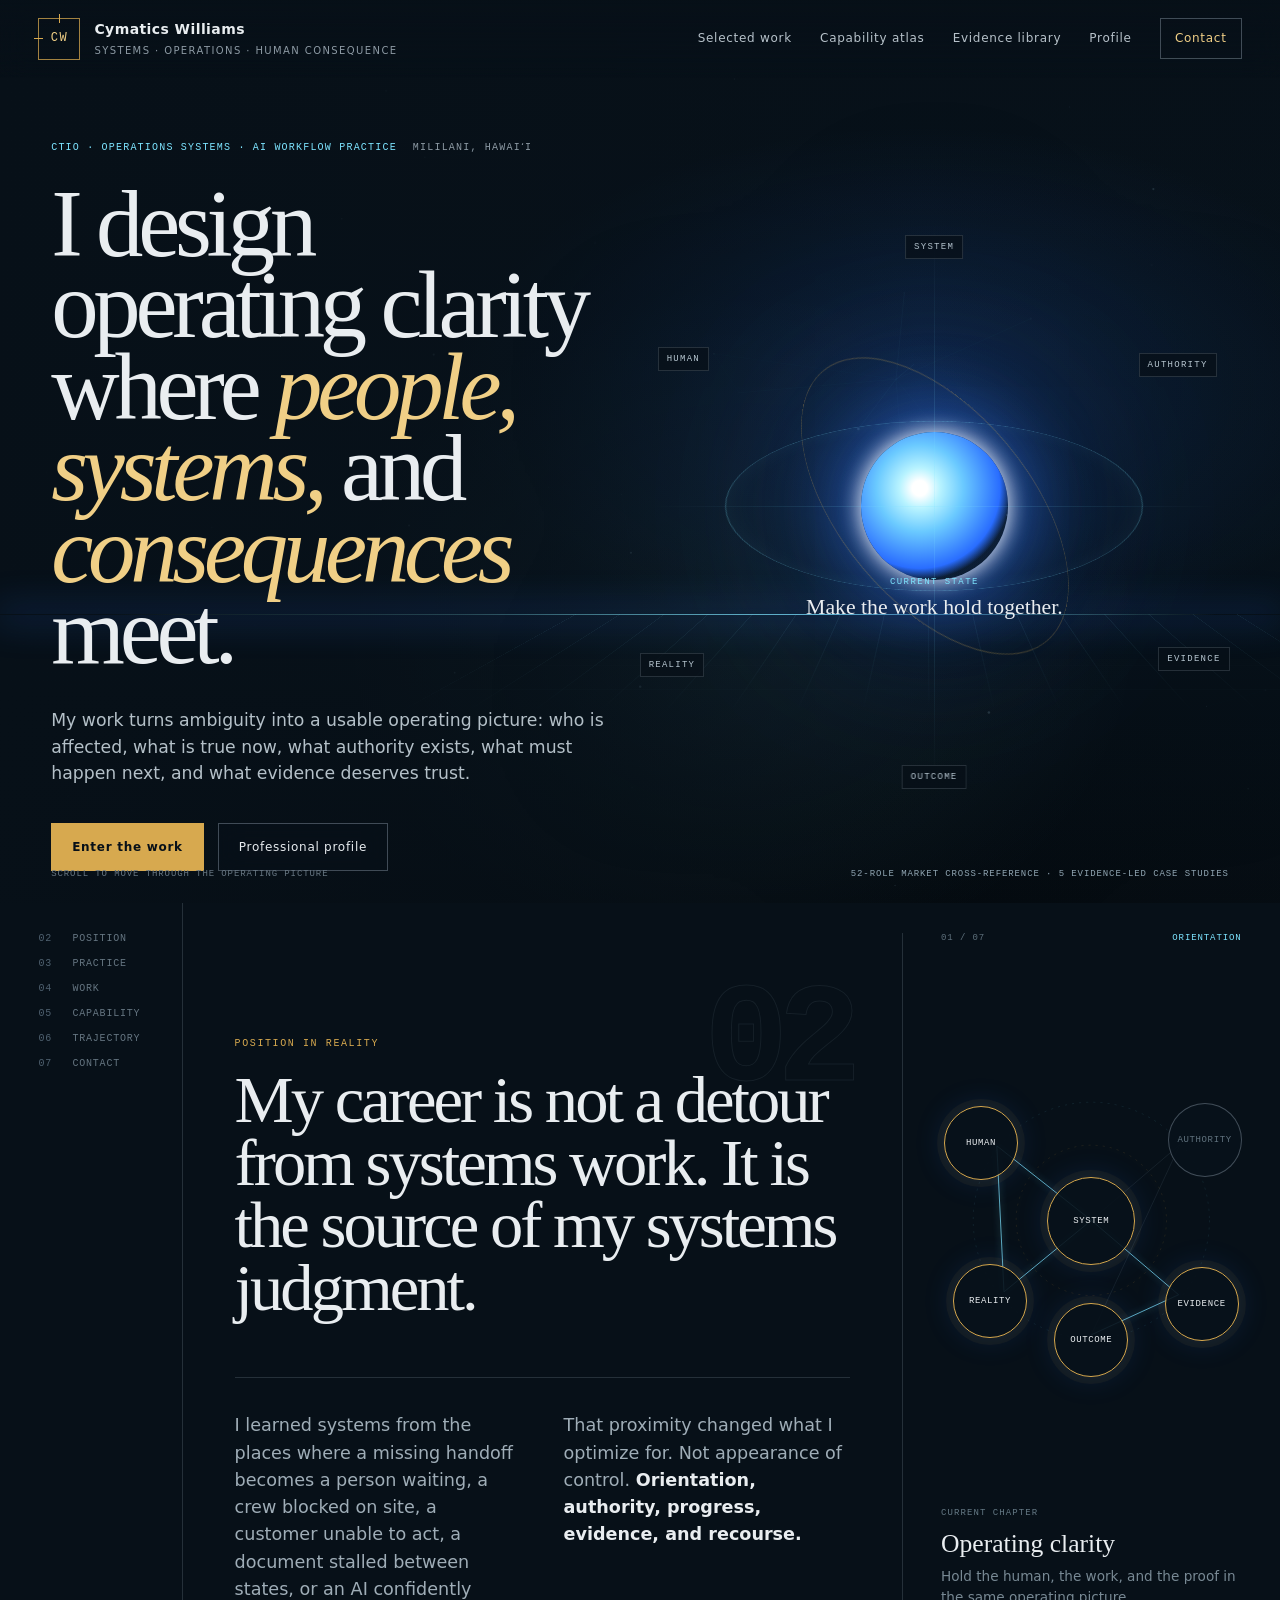
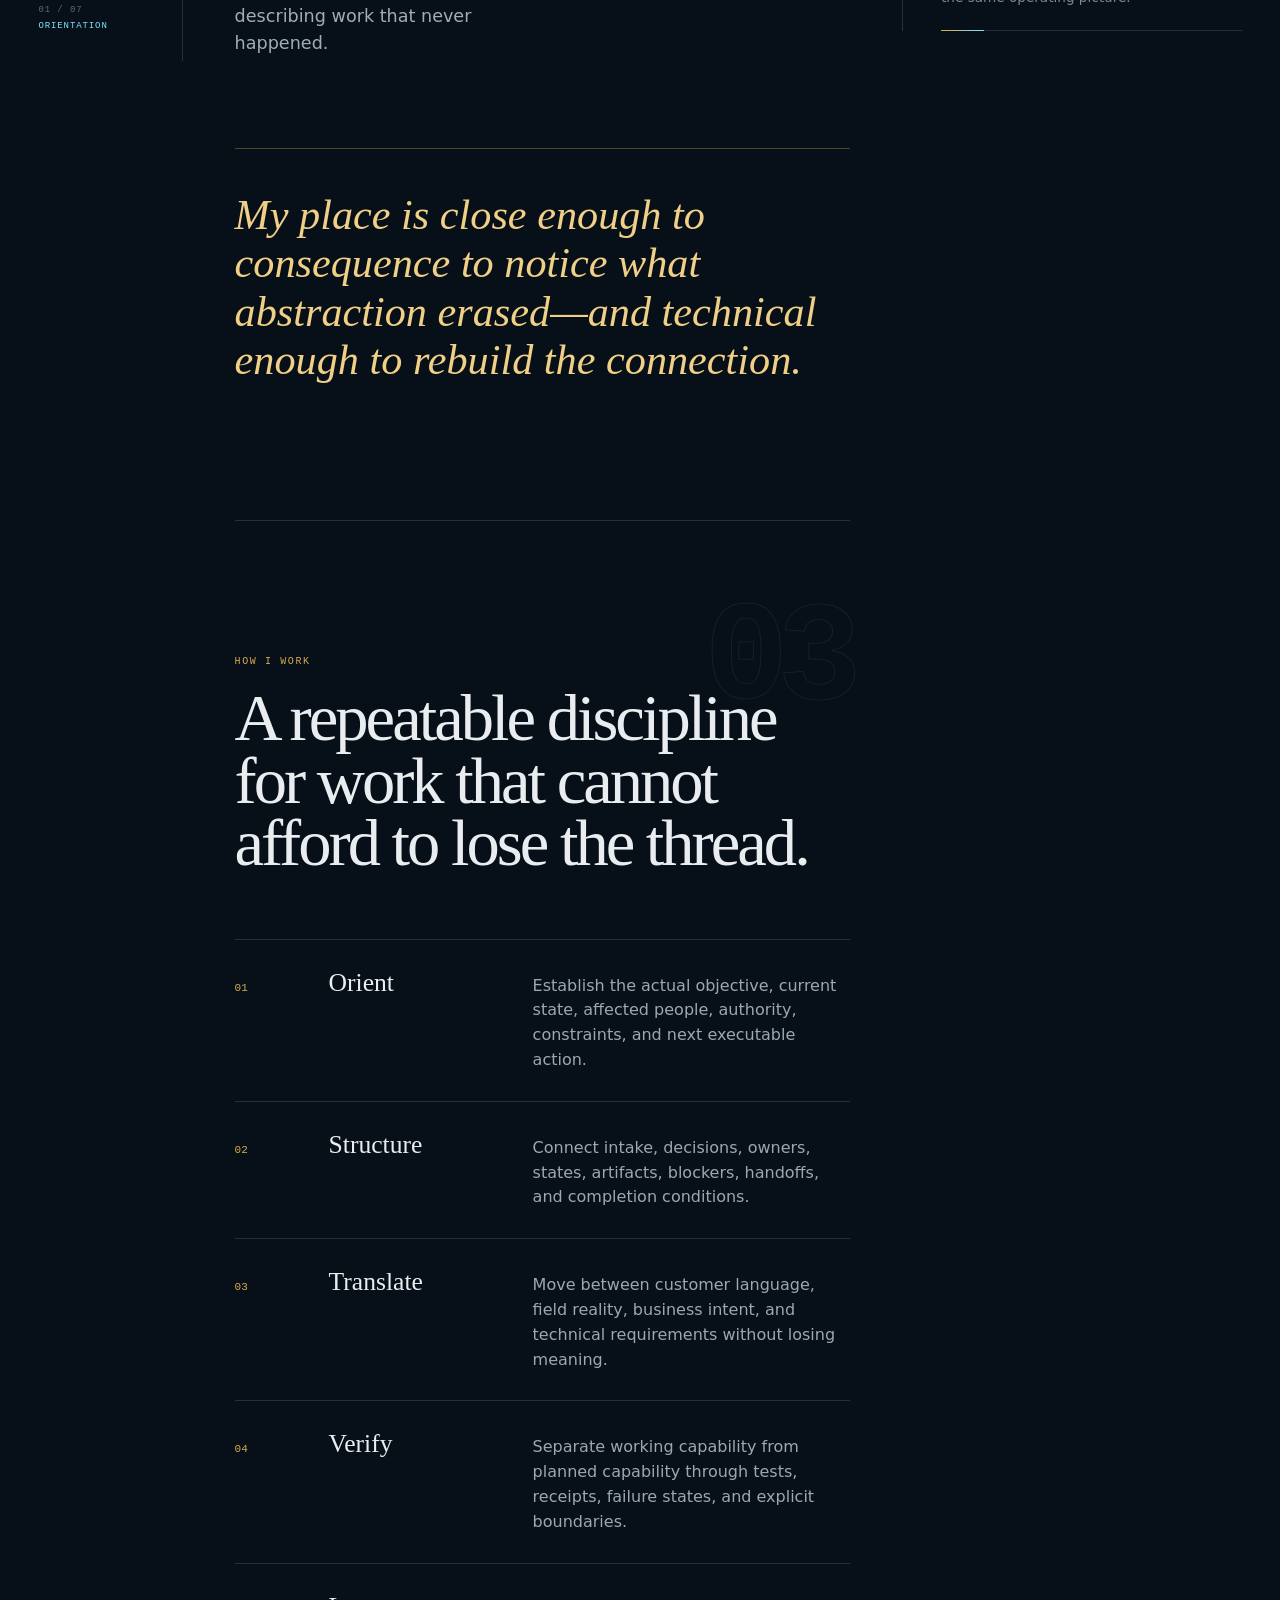
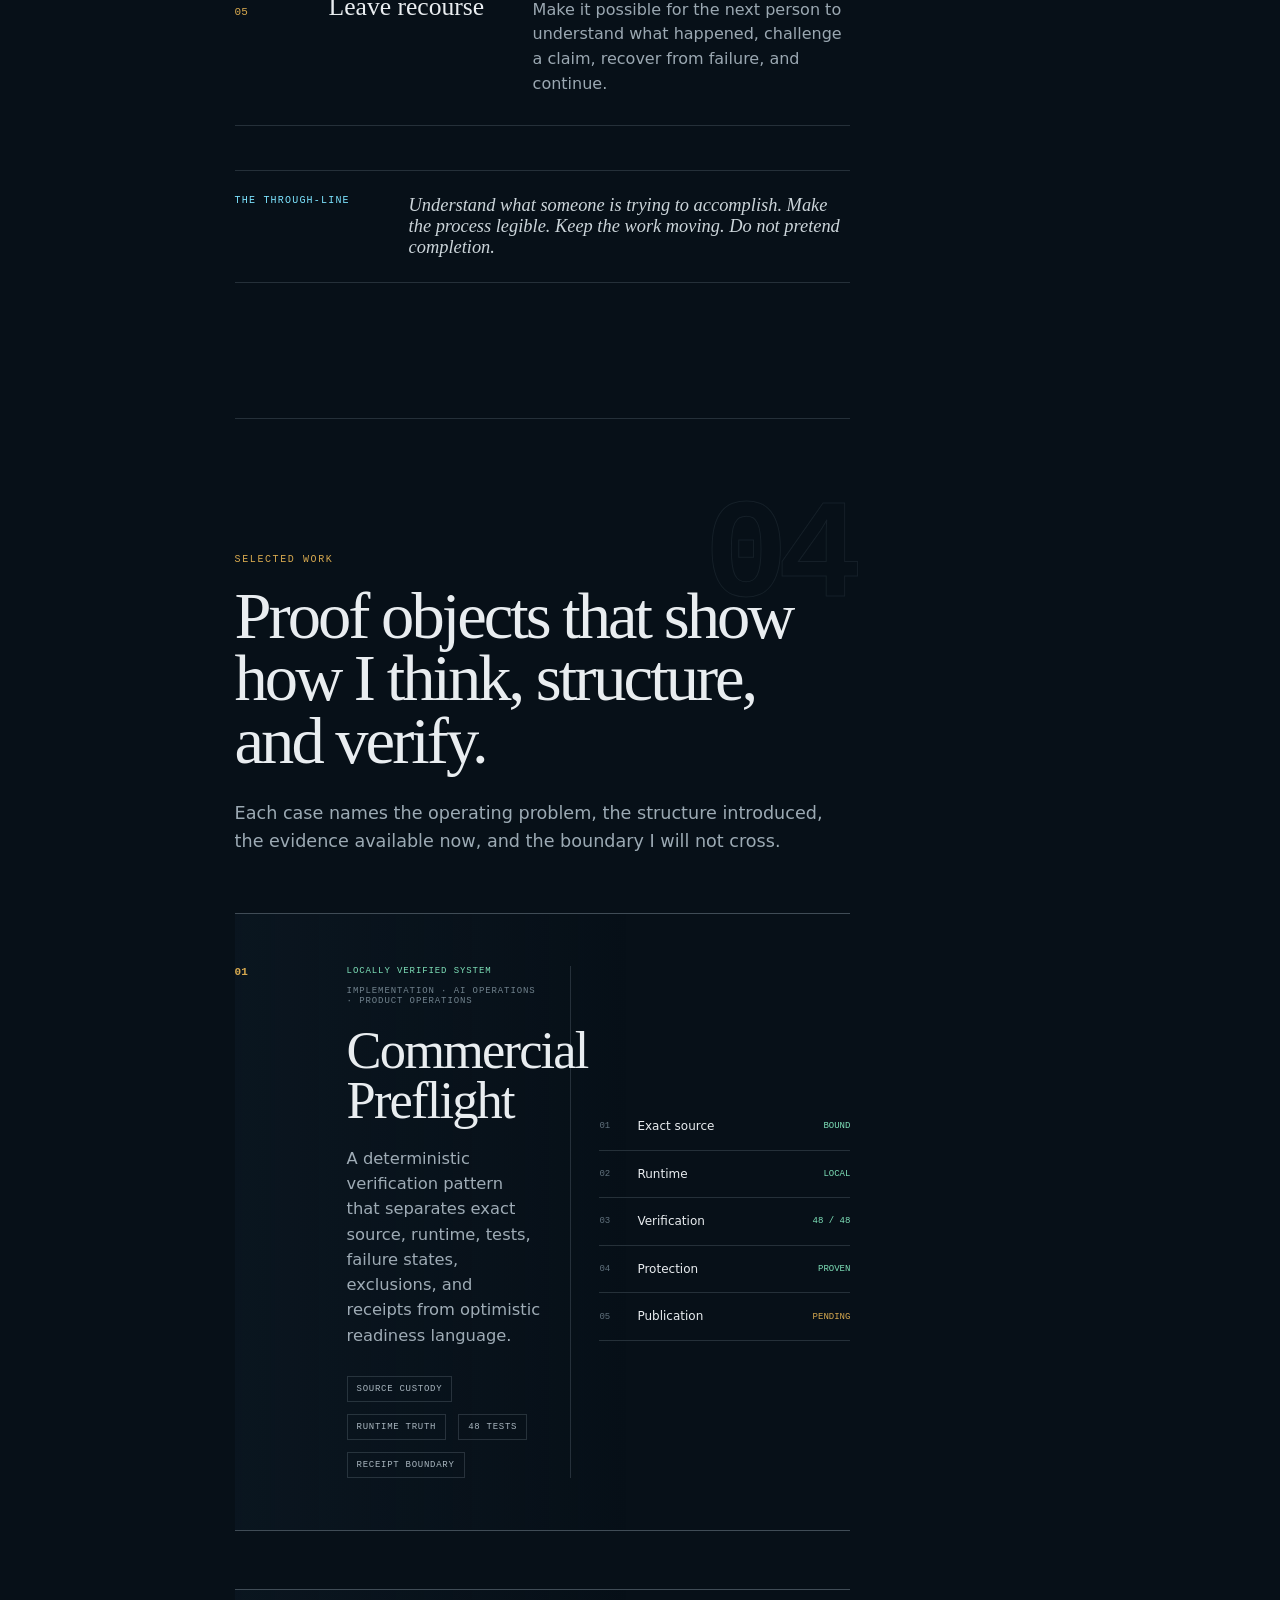
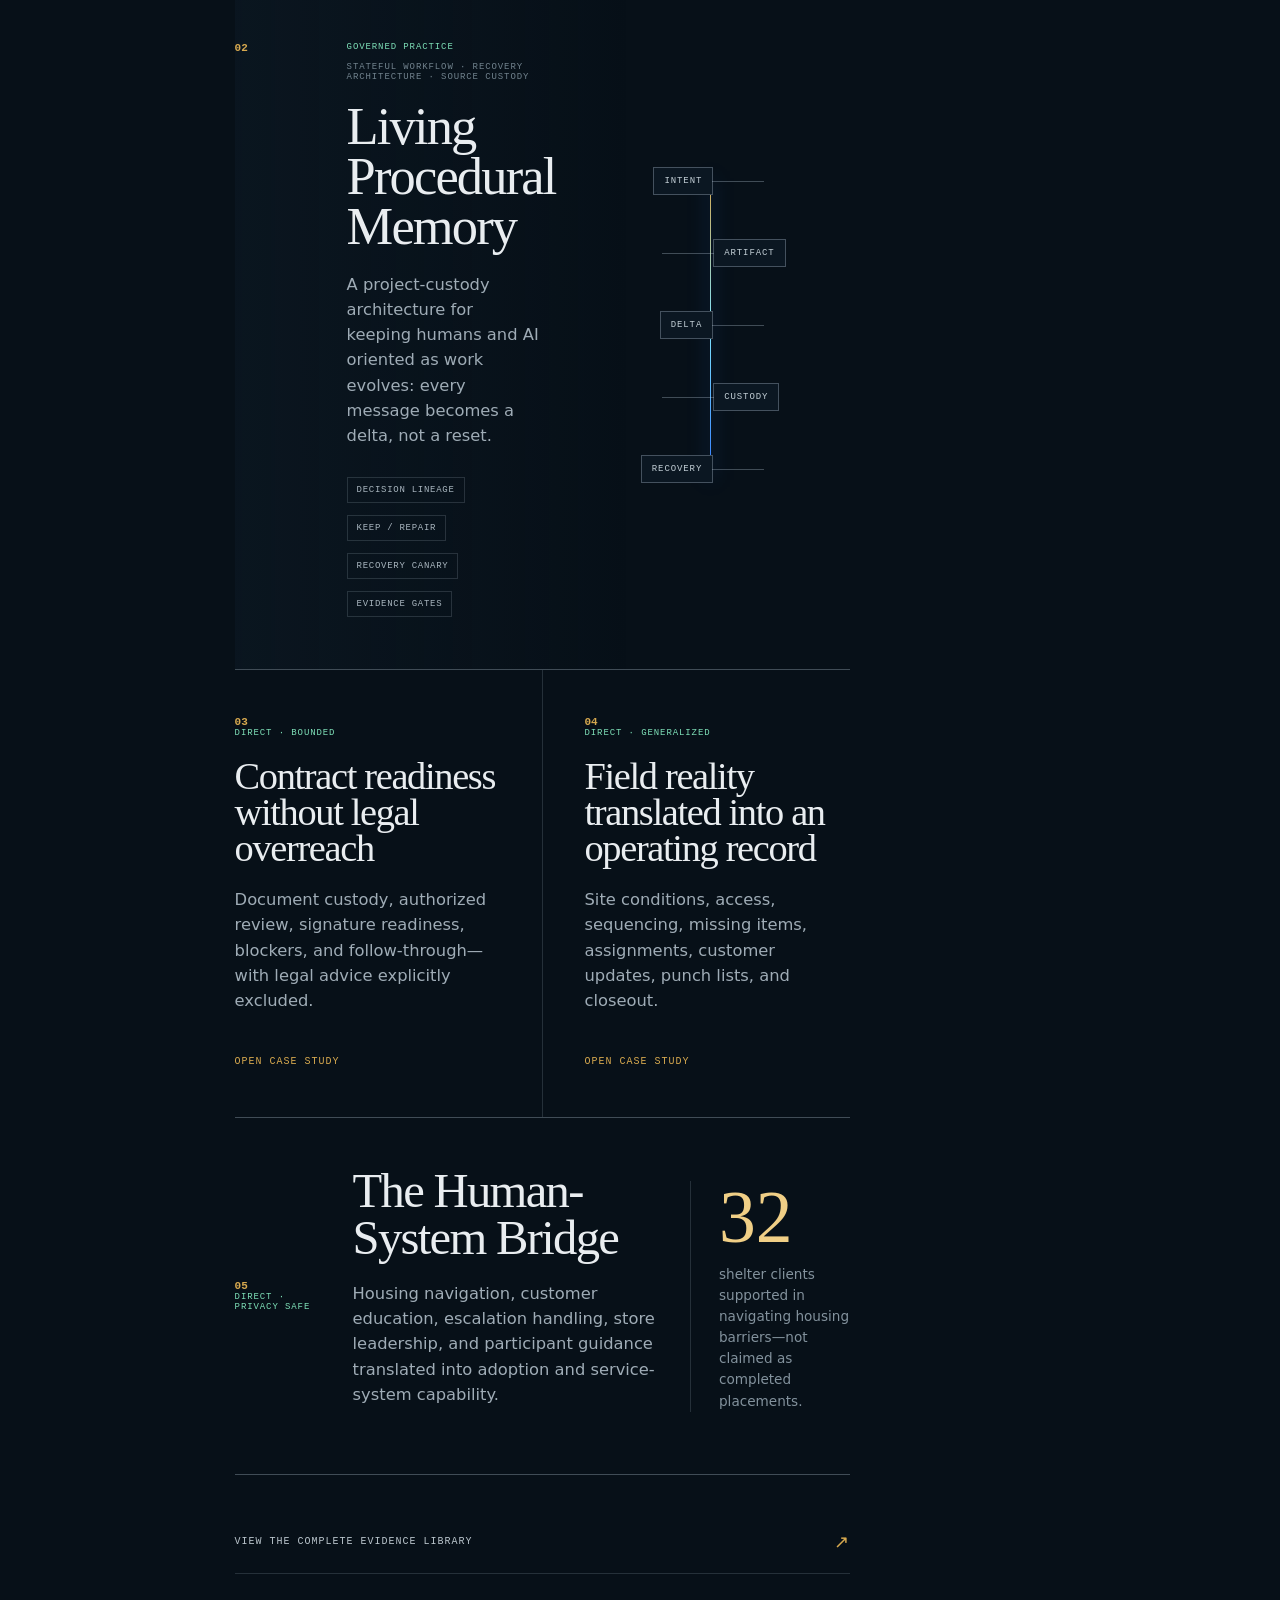
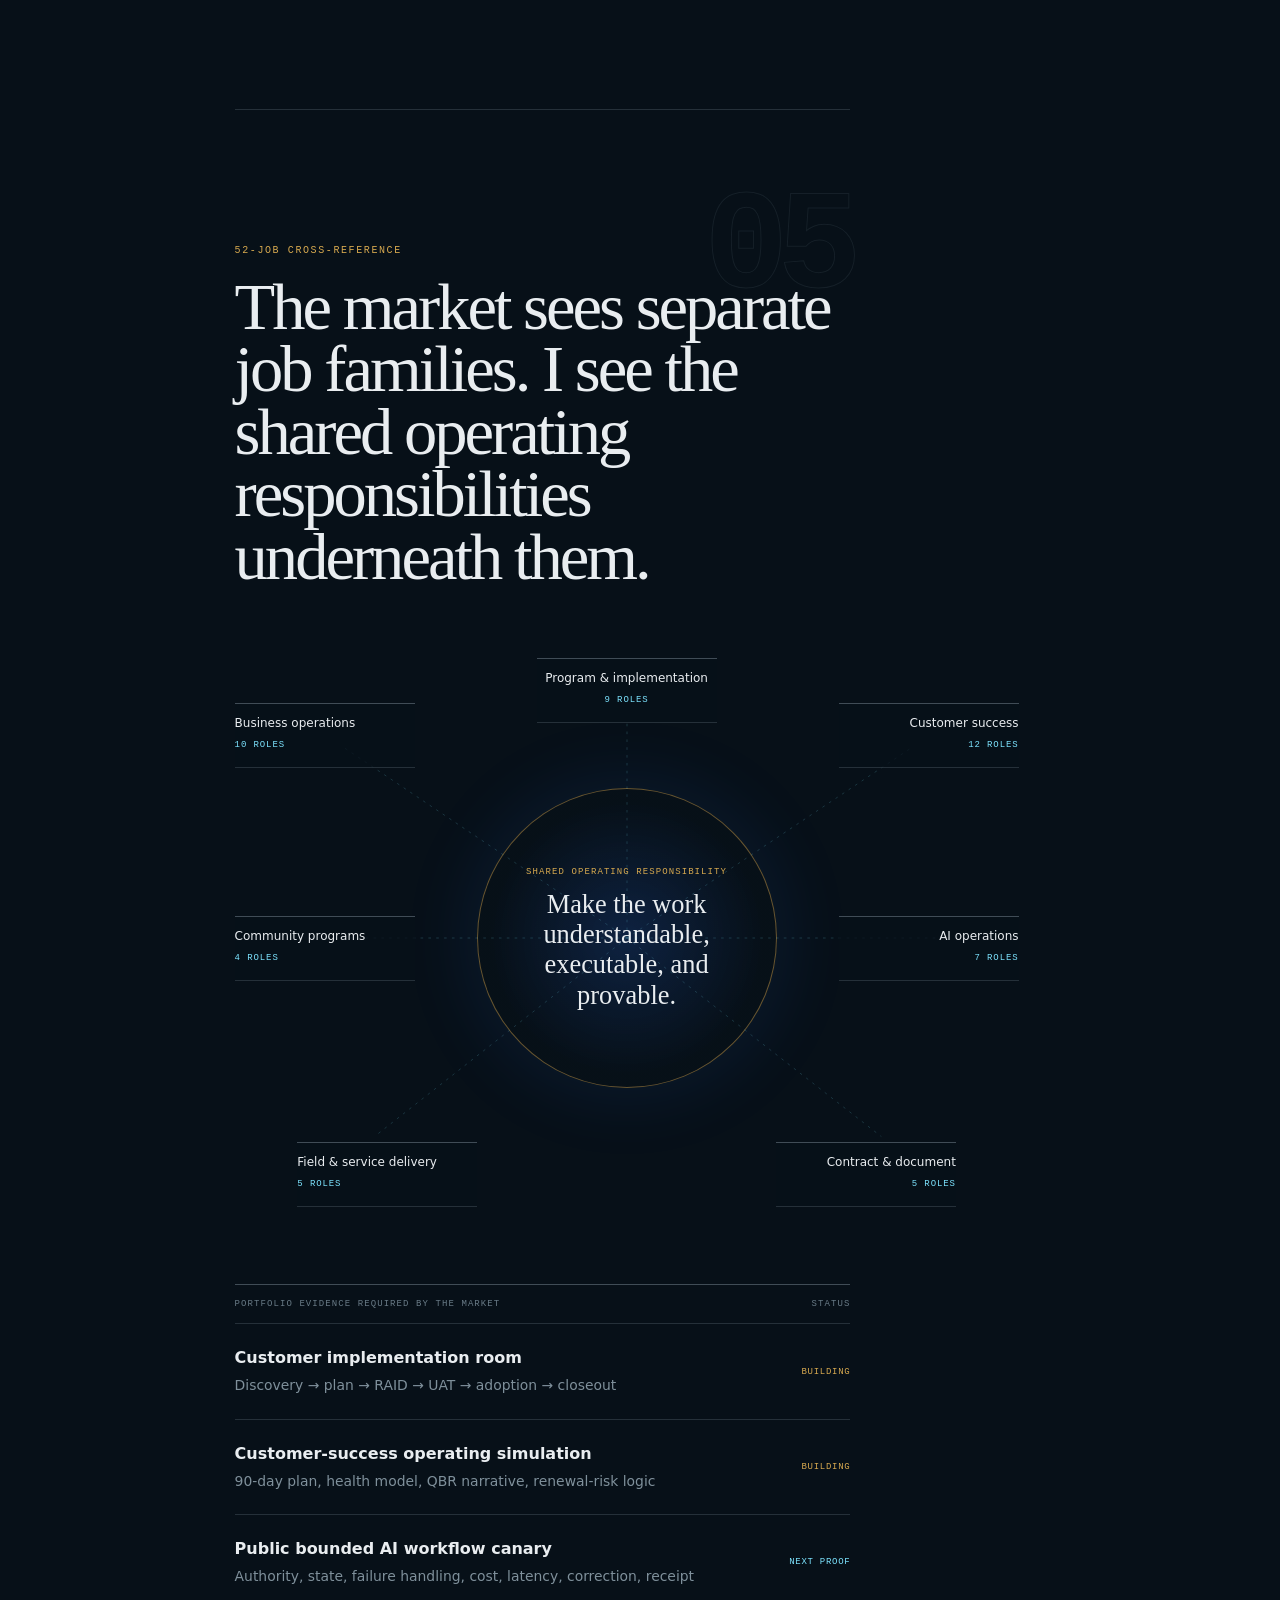
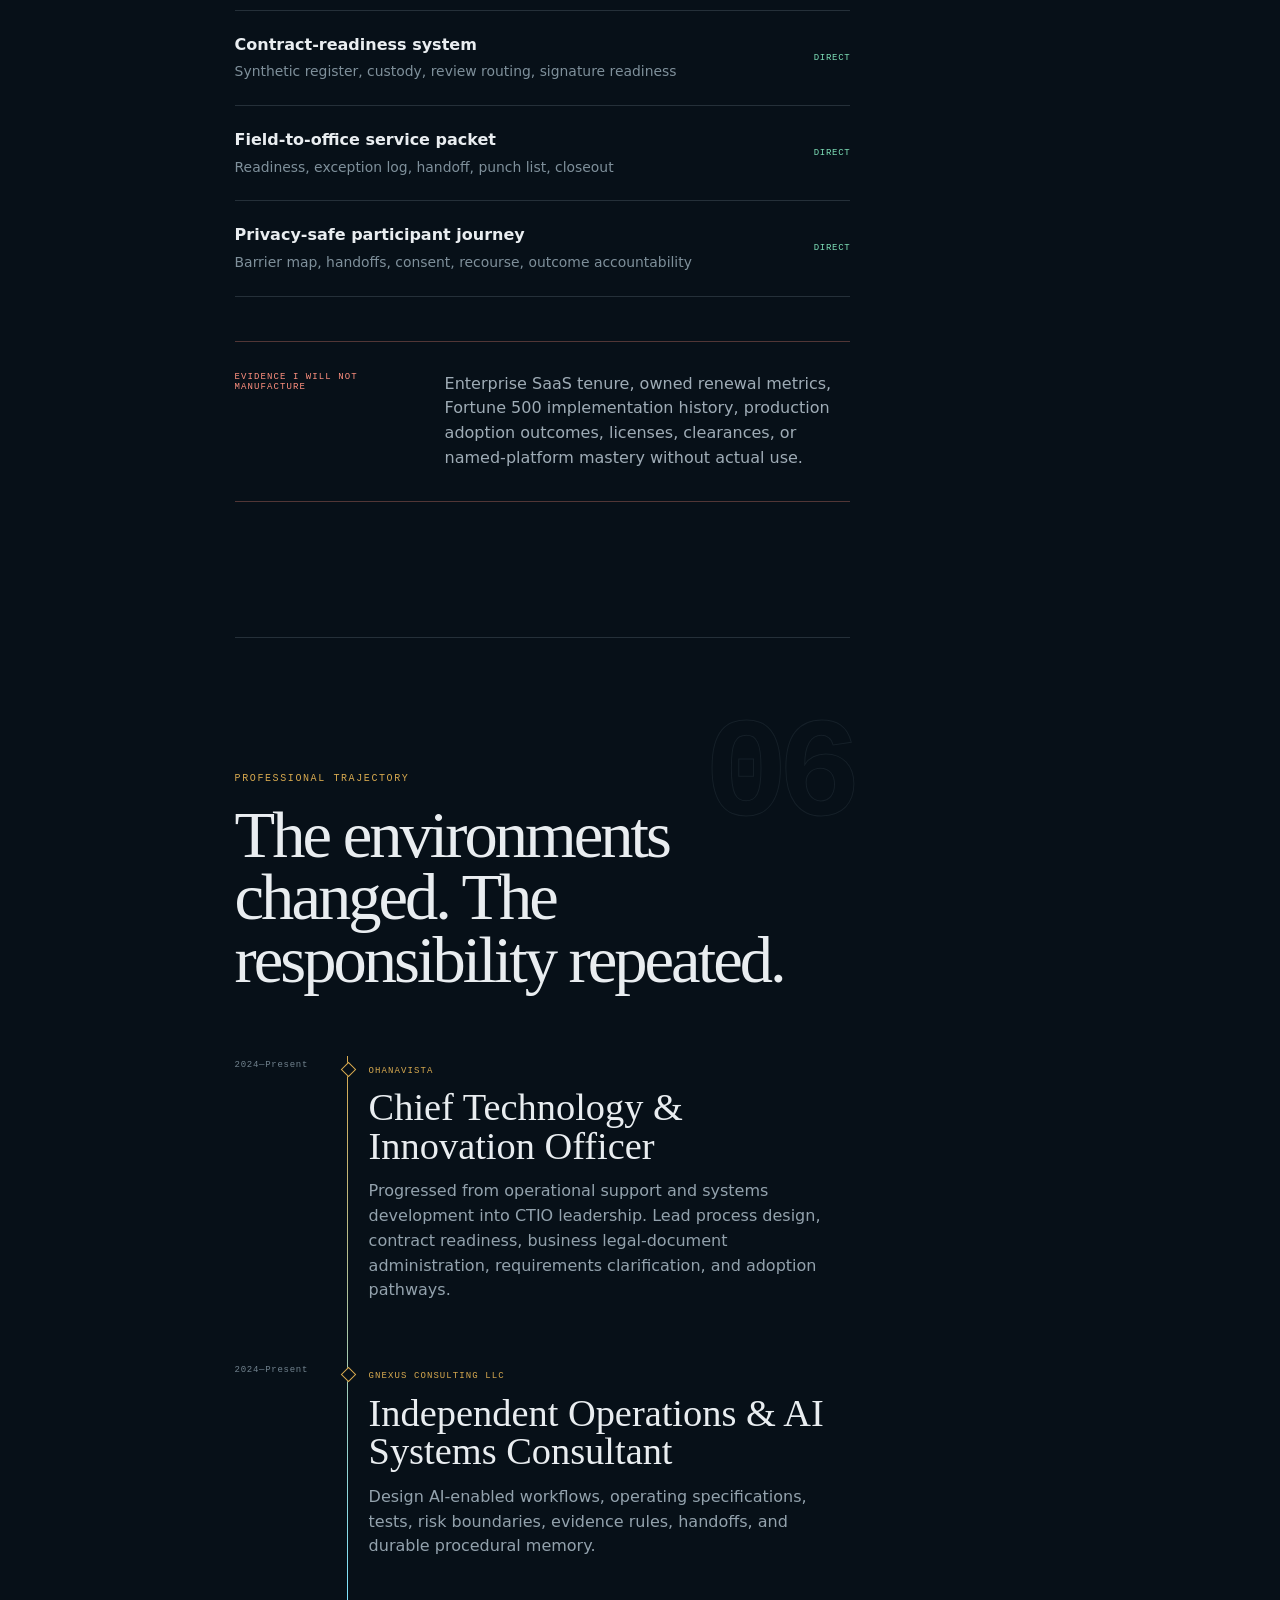
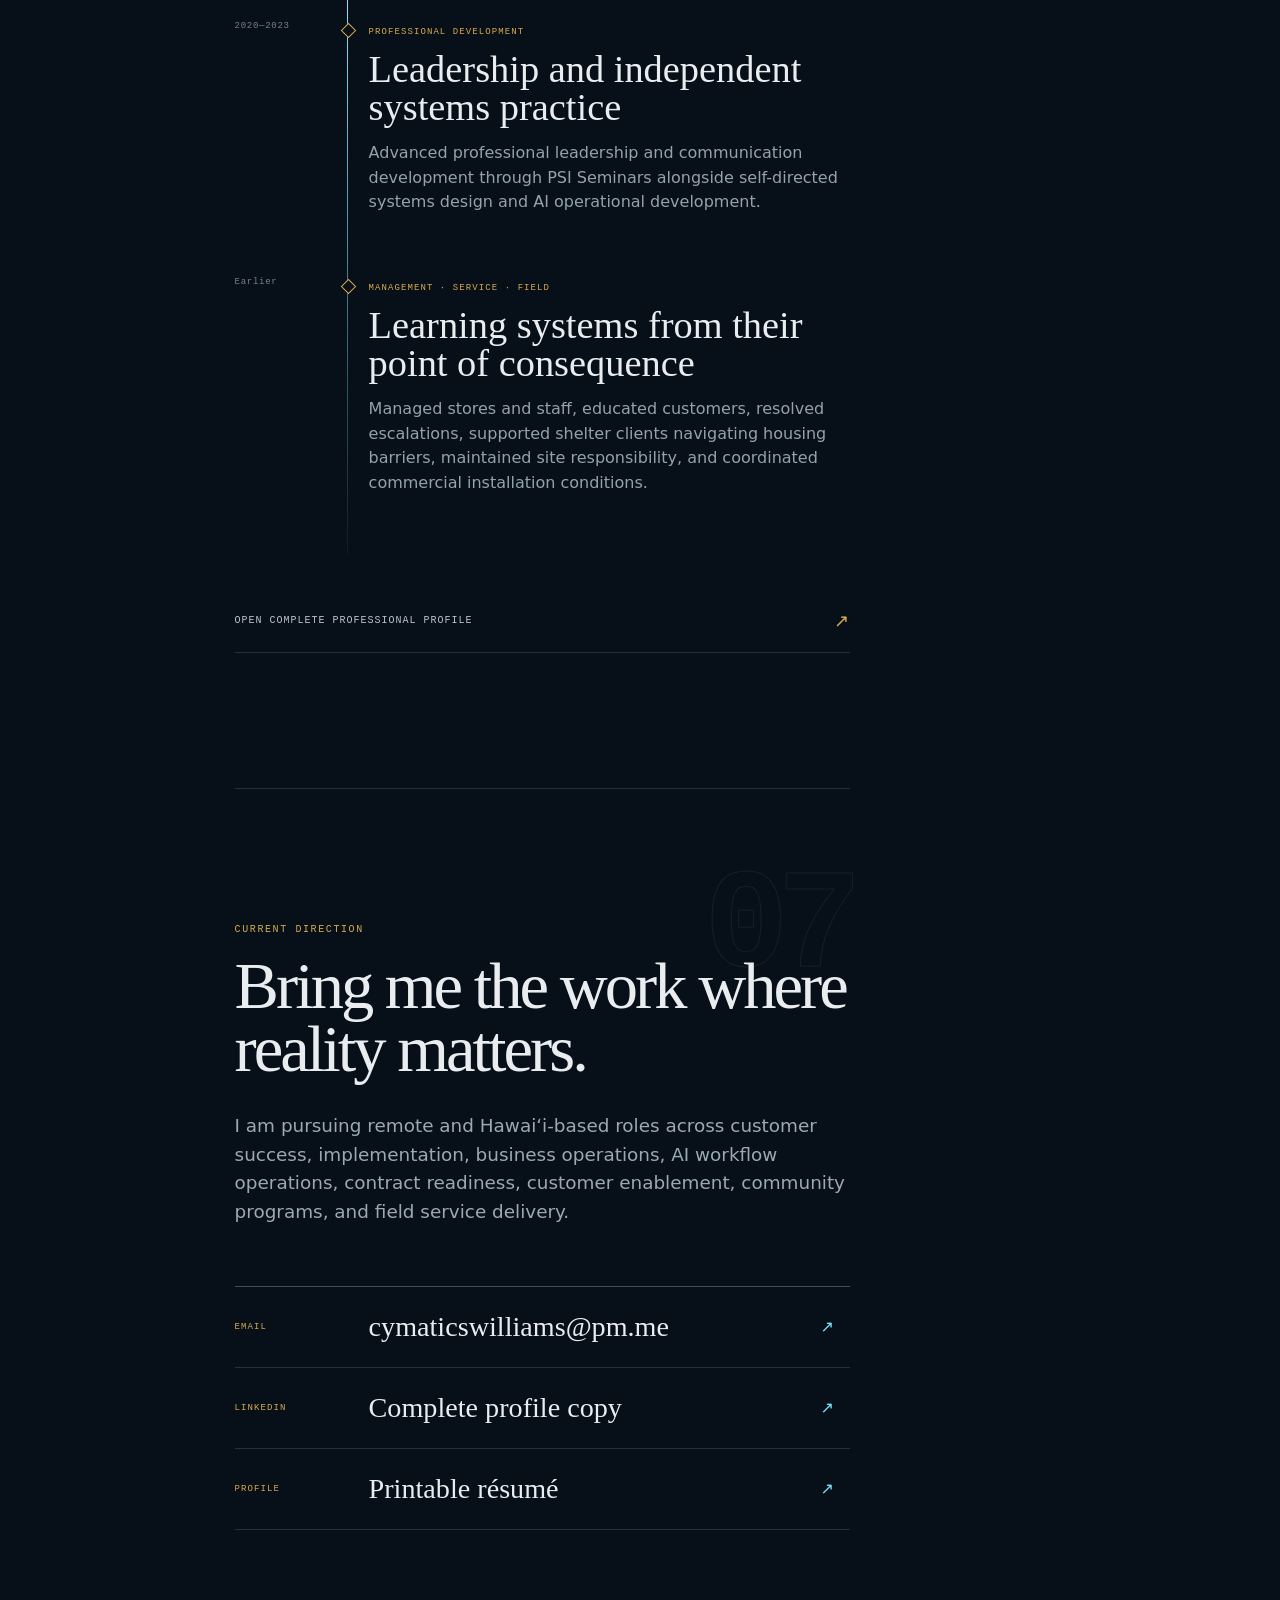
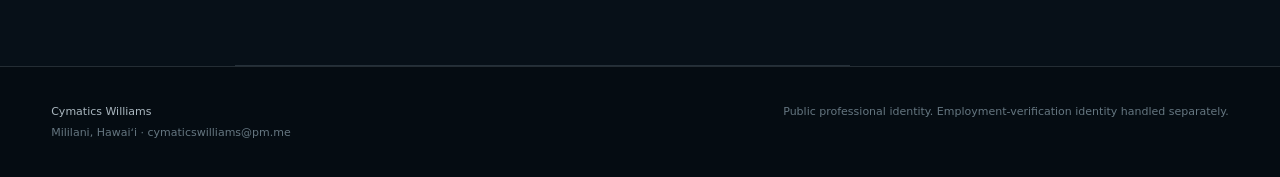
<file: index.html>
<!doctype html>
<html lang="en">
<head>
  <meta charset="utf-8">
  <meta name="viewport" content="width=device-width,initial-scale=1">
  <meta name="theme-color" content="#071018">
  <title>Cymatics Williams — Operating systems for human consequence</title>
  <meta name="description" content="Cymatics Williams is a CTIO and operations systems practitioner working across customer guidance, implementation, AI workflows, contract readiness, field reality, and evidence-based execution.">
  <meta property="og:title" content="Cymatics Williams — Operating systems for human consequence">
  <meta property="og:description" content="I design operating clarity where people, systems, and consequences meet.">
  <meta property="og:image" content="https://cymatics.gnexus.xyz/assets/og-card.svg">
  <link rel="icon" href="/assets/mark.svg">
  <link rel="manifest" href="/manifest.webmanifest">
  <link rel="stylesheet" href="/assets/flagship.css">
</head>
<body class="home-page">
<a class="skip-link" href="#main">Skip to content</a>
<header class="site-header" data-header>
  <a class="identity" href="/" aria-label="Cymatics Williams home"><span class="identity-mark" aria-hidden="true">CW</span><span><b>Cymatics Williams</b><small>Systems · Operations · Human consequence</small></span></a>
  <button class="nav-toggle" type="button" aria-label="Open navigation menu" aria-expanded="false" aria-controls="site-navigation"><span></span><span></span></button>
  <nav class="site-nav" id="site-navigation" aria-label="Primary navigation"><a href="#work">Selected work</a><a href="#capabilities">Capability atlas</a><a href="/work.html">Evidence library</a><a href="/resume.html">Profile</a><a class="nav-contact" href="mailto:cymaticswilliams@pm.me">Contact</a></nav>
</header>
<div class="page-progress" aria-hidden="true"><span></span></div>
<main id="main">
  <section class="hero" data-scene data-scene-index="01" data-scene-state="ORIENTATION" data-scene-title="Operating clarity" data-scene-active="human,reality,system,evidence,outcome">
    <canvas class="world-canvas" data-world-canvas aria-hidden="true"></canvas><div class="hero-horizon" aria-hidden="true"></div>
    <div class="hero-layout">
      <div class="hero-copy">
        <p class="kicker"><span>CTIO · Operations systems · AI workflow practice</span><span>Mililani, Hawaiʻi</span></p>
        <h1>I design operating clarity where <em>people, systems,</em> and <em>consequences</em> meet.</h1>
        <p class="hero-lede">My work turns ambiguity into a usable operating picture: who is affected, what is true now, what authority exists, what must happen next, and what evidence deserves trust.</p>
        <div class="hero-actions"><a class="button button-primary" href="#work">Enter the work</a><a class="button button-quiet" href="/resume.html">Professional profile</a></div>
      </div>
      <div class="hero-object" aria-label="Operating picture connecting a human, reality, system, authority, evidence, and outcome">
        <div class="object-sun"></div><div class="object-ring ring-a"></div><div class="object-ring ring-b"></div><div class="object-axis axis-x"></div><div class="object-axis axis-y"></div>
        <div class="object-label label-human">Human</div><div class="object-label label-reality">Reality</div><div class="object-label label-system">System</div><div class="object-label label-authority">Authority</div><div class="object-label label-evidence">Evidence</div><div class="object-label label-outcome">Outcome</div>
        <div class="object-core"><span>Current state</span><b>Make the work hold together.</b></div>
      </div>
    </div>
    <div class="hero-footer"><span>Scroll to move through the operating picture</span><span class="hero-proof">52-role market cross-reference · 5 evidence-led case studies</span></div>
  </section>

  <div class="world-shell">
    <aside class="chapter-rail" aria-label="Portfolio chapters">
      <ol><li><a href="#position" data-rail-link="02"><span>02</span>Position</a></li><li><a href="#practice" data-rail-link="03"><span>03</span>Practice</a></li><li><a href="#work" data-rail-link="04"><span>04</span>Work</a></li><li><a href="#capabilities" data-rail-link="05"><span>05</span>Capability</a></li><li><a href="#trajectory" data-rail-link="06"><span>06</span>Trajectory</a></li><li><a href="#contact" data-rail-link="07"><span>07</span>Contact</a></li></ol>
      <div class="rail-readout"><span data-chapter-index>01 / 07</span><b data-chapter-state>ORIENTATION</b></div>
    </aside>

    <div class="story-column">
      <section class="chapter position-chapter" id="position" data-scene data-scene-index="02" data-scene-state="POSITION" data-scene-title="Close to consequence" data-scene-active="human,reality,evidence">
        <div class="chapter-number">02</div><p class="eyebrow">Position in reality</p><h2>My career is not a detour from systems work. It is the source of my systems judgment.</h2>
        <div class="position-manifesto"><p>I learned systems from the places where a missing handoff becomes a person waiting, a crew blocked on site, a customer unable to act, a document stalled between states, or an AI confidently describing work that never happened.</p><p>That proximity changed what I optimize for. Not appearance of control. <strong>Orientation, authority, progress, evidence, and recourse.</strong></p></div>
        <blockquote><span>My place is close enough to consequence to notice what abstraction erased—and technical enough to rebuild the connection.</span></blockquote>
      </section>

      <section class="chapter practice-chapter" id="practice" data-scene data-scene-index="03" data-scene-state="PRACTICE" data-scene-title="A repeatable operating discipline" data-scene-active="human,system,authority,evidence,outcome">
        <div class="chapter-number">03</div><p class="eyebrow">How I work</p><h2>A repeatable discipline for work that cannot afford to lose the thread.</h2>
        <div class="practice-sequence"><article><span>01</span><h3>Orient</h3><p>Establish the actual objective, current state, affected people, authority, constraints, and next executable action.</p></article><article><span>02</span><h3>Structure</h3><p>Connect intake, decisions, owners, states, artifacts, blockers, handoffs, and completion conditions.</p></article><article><span>03</span><h3>Translate</h3><p>Move between customer language, field reality, business intent, and technical requirements without losing meaning.</p></article><article><span>04</span><h3>Verify</h3><p>Separate working capability from planned capability through tests, receipts, failure states, and explicit boundaries.</p></article><article><span>05</span><h3>Leave recourse</h3><p>Make it possible for the next person to understand what happened, challenge a claim, recover from failure, and continue.</p></article></div>
        <div class="practice-note"><b>The through-line</b><span>Understand what someone is trying to accomplish. Make the process legible. Keep the work moving. Do not pretend completion.</span></div>
      </section>

      <section class="chapter work-chapter" id="work" data-scene data-scene-index="04" data-scene-state="EVIDENCE" data-scene-title="Proof objects, not project thumbnails" data-scene-active="system,authority,evidence,outcome">
        <div class="chapter-number">04</div><p class="eyebrow">Selected work</p><h2>Proof objects that show how I think, structure, and verify.</h2><p class="chapter-intro">Each case names the operating problem, the structure introduced, the evidence available now, and the boundary I will not cross.</p>
        <article class="feature-case case-preflight"><a class="case-link" href="/case-studies/commercial-preflight.html" aria-label="Read Commercial Preflight case study"></a><div class="case-index">01</div><div class="case-copy"><div class="case-meta"><span>Locally verified system</span><span>Implementation · AI operations · Product operations</span></div><h3>Commercial Preflight</h3><p>A deterministic verification pattern that separates exact source, runtime, tests, failure states, exclusions, and receipts from optimistic readiness language.</p><div class="case-proof-line"><span>Source custody</span><span>Runtime truth</span><span>48 tests</span><span>Receipt boundary</span></div></div><div class="preflight-visual" aria-hidden="true"><div><span>01</span><b>Exact source</b><em>BOUND</em></div><div><span>02</span><b>Runtime</b><em>LOCAL</em></div><div><span>03</span><b>Verification</b><em>48 / 48</em></div><div><span>04</span><b>Protection</b><em>PROVEN</em></div><div><span>05</span><b>Publication</b><em>PENDING</em></div></div></article>
        <article class="feature-case case-memory"><a class="case-link" href="/case-studies/living-procedural-memory.html" aria-label="Read Living Procedural Memory case study"></a><div class="case-index">02</div><div class="case-copy"><div class="case-meta"><span>Governed practice</span><span>Stateful workflow · Recovery architecture · Source custody</span></div><h3>Living Procedural Memory</h3><p>A project-custody architecture for keeping humans and AI oriented as work evolves: every message becomes a delta, not a reset.</p><div class="case-proof-line"><span>Decision lineage</span><span>KEEP / REPAIR</span><span>Recovery canary</span><span>Evidence gates</span></div></div><div class="memory-visual" aria-hidden="true"><div class="memory-thread"></div><span class="memory-node n1">Intent</span><span class="memory-node n2">Artifact</span><span class="memory-node n3">Delta</span><span class="memory-node n4">Custody</span><span class="memory-node n5">Recovery</span></div></article>
        <div class="case-pair"><article class="secondary-case"><a class="case-link" href="/case-studies/ohana-contract-readiness.html" aria-label="Read OhanaVista Contract Readiness case study"></a><div class="case-index">03</div><div class="case-meta"><span>Direct · bounded</span></div><h3>Contract readiness without legal overreach</h3><p>Document custody, authorized review, signature readiness, blockers, and follow-through—with legal advice explicitly excluded.</p><span class="text-link">Open case study</span></article><article class="secondary-case"><a class="case-link" href="/case-studies/field-to-system.html" aria-label="Read Field-to-System Translation case study"></a><div class="case-index">04</div><div class="case-meta"><span>Direct · generalized</span></div><h3>Field reality translated into an operating record</h3><p>Site conditions, access, sequencing, missing items, assignments, customer updates, punch lists, and closeout.</p><span class="text-link">Open case study</span></article></div>
        <article class="wide-case"><a class="case-link" href="/case-studies/human-system-bridge.html" aria-label="Read Human-System Bridge case study"></a><div><div class="case-index">05</div><div class="case-meta"><span>Direct · privacy safe</span></div></div><div><h3>The Human-System Bridge</h3><p>Housing navigation, customer education, escalation handling, store leadership, and participant guidance translated into adoption and service-system capability.</p></div><div class="wide-case-stat"><strong>32</strong><span>shelter clients supported in navigating housing barriers—not claimed as completed placements.</span></div></article>
        <a class="section-link" href="/work.html">View the complete evidence library <span>↗</span></a>
      </section>

      <section class="chapter capability-chapter" id="capabilities" data-scene data-scene-index="05" data-scene-state="MARKET TRANSLATION" data-scene-title="One graph, seven role families" data-scene-active="human,system,evidence,outcome">
        <div class="chapter-number">05</div><p class="eyebrow">52-job cross-reference</p><h2>The market sees separate job families. I see the shared operating responsibilities underneath them.</h2>
        <div class="capability-atlas"><div class="atlas-core"><span>Shared operating responsibility</span><strong>Make the work understandable, executable, and provable.</strong></div><svg class="atlas-lines" viewBox="0 0 900 620" aria-hidden="true"><path d="M450 310L126 92"/><path d="M450 310L450 58"/><path d="M450 310L776 92"/><path d="M450 310L820 310"/><path d="M450 310L742 538"/><path d="M450 310L160 538"/><path d="M450 310L80 310"/></svg><div class="atlas-node atlas-n1"><b>Business operations</b><span>10 roles</span></div><div class="atlas-node atlas-n2"><b>Program & implementation</b><span>9 roles</span></div><div class="atlas-node atlas-n3"><b>Customer success</b><span>12 roles</span></div><div class="atlas-node atlas-n4"><b>AI operations</b><span>7 roles</span></div><div class="atlas-node atlas-n5"><b>Contract & document</b><span>5 roles</span></div><div class="atlas-node atlas-n6"><b>Field & service delivery</b><span>5 roles</span></div><div class="atlas-node atlas-n7"><b>Community programs</b><span>4 roles</span></div></div>
        <div class="proof-roadmap"><div class="roadmap-head"><span>Portfolio evidence required by the market</span><span>Status</span></div><article><div><b>Customer implementation room</b><span>Discovery → plan → RAID → UAT → adoption → closeout</span></div><em class="status-building">BUILDING</em></article><article><div><b>Customer-success operating simulation</b><span>90-day plan, health model, QBR narrative, renewal-risk logic</span></div><em class="status-building">BUILDING</em></article><article><div><b>Public bounded AI workflow canary</b><span>Authority, state, failure handling, cost, latency, correction, receipt</span></div><em class="status-next">NEXT PROOF</em></article><article><div><b>Contract-readiness system</b><span>Synthetic register, custody, review routing, signature readiness</span></div><em class="status-proven">DIRECT</em></article><article><div><b>Field-to-office service packet</b><span>Readiness, exception log, handoff, punch list, closeout</span></div><em class="status-proven">DIRECT</em></article><article><div><b>Privacy-safe participant journey</b><span>Barrier map, handoffs, consent, recourse, outcome accountability</span></div><em class="status-proven">DIRECT</em></article></div>
        <div class="boundary-statement"><span>Evidence I will not manufacture</span><p>Enterprise SaaS tenure, owned renewal metrics, Fortune 500 implementation history, production adoption outcomes, licenses, clearances, or named-platform mastery without actual use.</p></div>
      </section>

      <section class="chapter trajectory-chapter" id="trajectory" data-scene data-scene-index="06" data-scene-state="TRAJECTORY" data-scene-title="The environments changed. The responsibility repeated." data-scene-active="human,reality,system,outcome">
        <div class="chapter-number">06</div><p class="eyebrow">Professional trajectory</p><h2>The environments changed. The responsibility repeated.</h2>
        <div class="trajectory-line"><article><time>2024—Present</time><div><span>OhanaVista</span><h3>Chief Technology & Innovation Officer</h3><p>Progressed from operational support and systems development into CTIO leadership. Lead process design, contract readiness, business legal-document administration, requirements clarification, and adoption pathways.</p></div></article><article><time>2024—Present</time><div><span>Gnexus Consulting LLC</span><h3>Independent Operations & AI Systems Consultant</h3><p>Design AI-enabled workflows, operating specifications, tests, risk boundaries, evidence rules, handoffs, and durable procedural memory.</p></div></article><article><time>2020—2023</time><div><span>Professional development</span><h3>Leadership and independent systems practice</h3><p>Advanced professional leadership and communication development through PSI Seminars alongside self-directed systems design and AI operational development.</p></div></article><article><time>Earlier</time><div><span>Management · service · field</span><h3>Learning systems from their point of consequence</h3><p>Managed stores and staff, educated customers, resolved escalations, supported shelter clients navigating housing barriers, maintained site responsibility, and coordinated commercial installation conditions.</p></div></article></div>
        <a class="section-link" href="/resume.html">Open complete professional profile <span>↗</span></a>
      </section>

      <section class="chapter contact-chapter" id="contact" data-scene data-scene-index="07" data-scene-state="CURRENT DIRECTION" data-scene-title="Work where reality matters" data-scene-active="human,outcome">
        <div class="chapter-number">07</div><p class="eyebrow">Current direction</p><h2>Bring me the work where reality matters.</h2><p class="contact-lede">I am pursuing remote and Hawaiʻi-based roles across customer success, implementation, business operations, AI workflow operations, contract readiness, customer enablement, community programs, and field service delivery.</p>
        <div class="contact-actions"><a href="mailto:cymaticswilliams@pm.me"><span>Email</span><b>cymaticswilliams@pm.me</b><em>↗</em></a><a href="/linkedin/PROFILE_COPY.md"><span>LinkedIn</span><b>Complete profile copy</b><em>↗</em></a><a href="/resume.html"><span>Profile</span><b>Printable résumé</b><em>↗</em></a></div>
      </section>
    </div>

    <aside class="world-stage" aria-label="Current operating picture"><div class="stage-shell"><div class="stage-meta"><span data-stage-index>01 / 07</span><b data-stage-state>ORIENTATION</b></div><div class="stage-model" data-stage-model><svg viewBox="0 0 420 420" aria-hidden="true"><circle class="stage-orbit orbit-outer" cx="210" cy="210" r="165"/><circle class="stage-orbit orbit-inner" cx="210" cy="210" r="105"/><path class="stage-connector" data-connector="human,reality" d="M78 106L88 310"/><path class="stage-connector" data-connector="reality,system" d="M88 310L210 210"/><path class="stage-connector" data-connector="system,authority" d="M210 210L334 104"/><path class="stage-connector" data-connector="system,evidence" d="M210 210L332 314"/><path class="stage-connector" data-connector="evidence,outcome" d="M332 314L210 370"/><path class="stage-connector" data-connector="human,system" d="M78 106L210 210"/><path class="stage-connector" data-connector="authority,outcome" d="M334 104L210 370"/></svg><button type="button" class="stage-node node-human" data-stage-node="human"><span>Human</span></button><button type="button" class="stage-node node-reality" data-stage-node="reality"><span>Reality</span></button><button type="button" class="stage-node node-system" data-stage-node="system"><span>System</span></button><button type="button" class="stage-node node-authority" data-stage-node="authority"><span>Authority</span></button><button type="button" class="stage-node node-evidence" data-stage-node="evidence"><span>Evidence</span></button><button type="button" class="stage-node node-outcome" data-stage-node="outcome"><span>Outcome</span></button></div><div class="stage-copy"><span>Current chapter</span><h3 data-stage-title>Operating clarity</h3><p data-stage-description>Hold the human, the work, and the proof in the same operating picture.</p></div><div class="stage-rule"><span></span></div></div></aside>
  </div>
</main>
<footer class="site-footer"><div><b>Cymatics Williams</b><span>Mililani, Hawaiʻi · cymaticswilliams@pm.me</span></div><div class="footer-boundary">Public professional identity. Employment-verification identity handled separately.</div></footer>
<script src="/assets/flagship.js"></script>
</body>
</html>
</file>
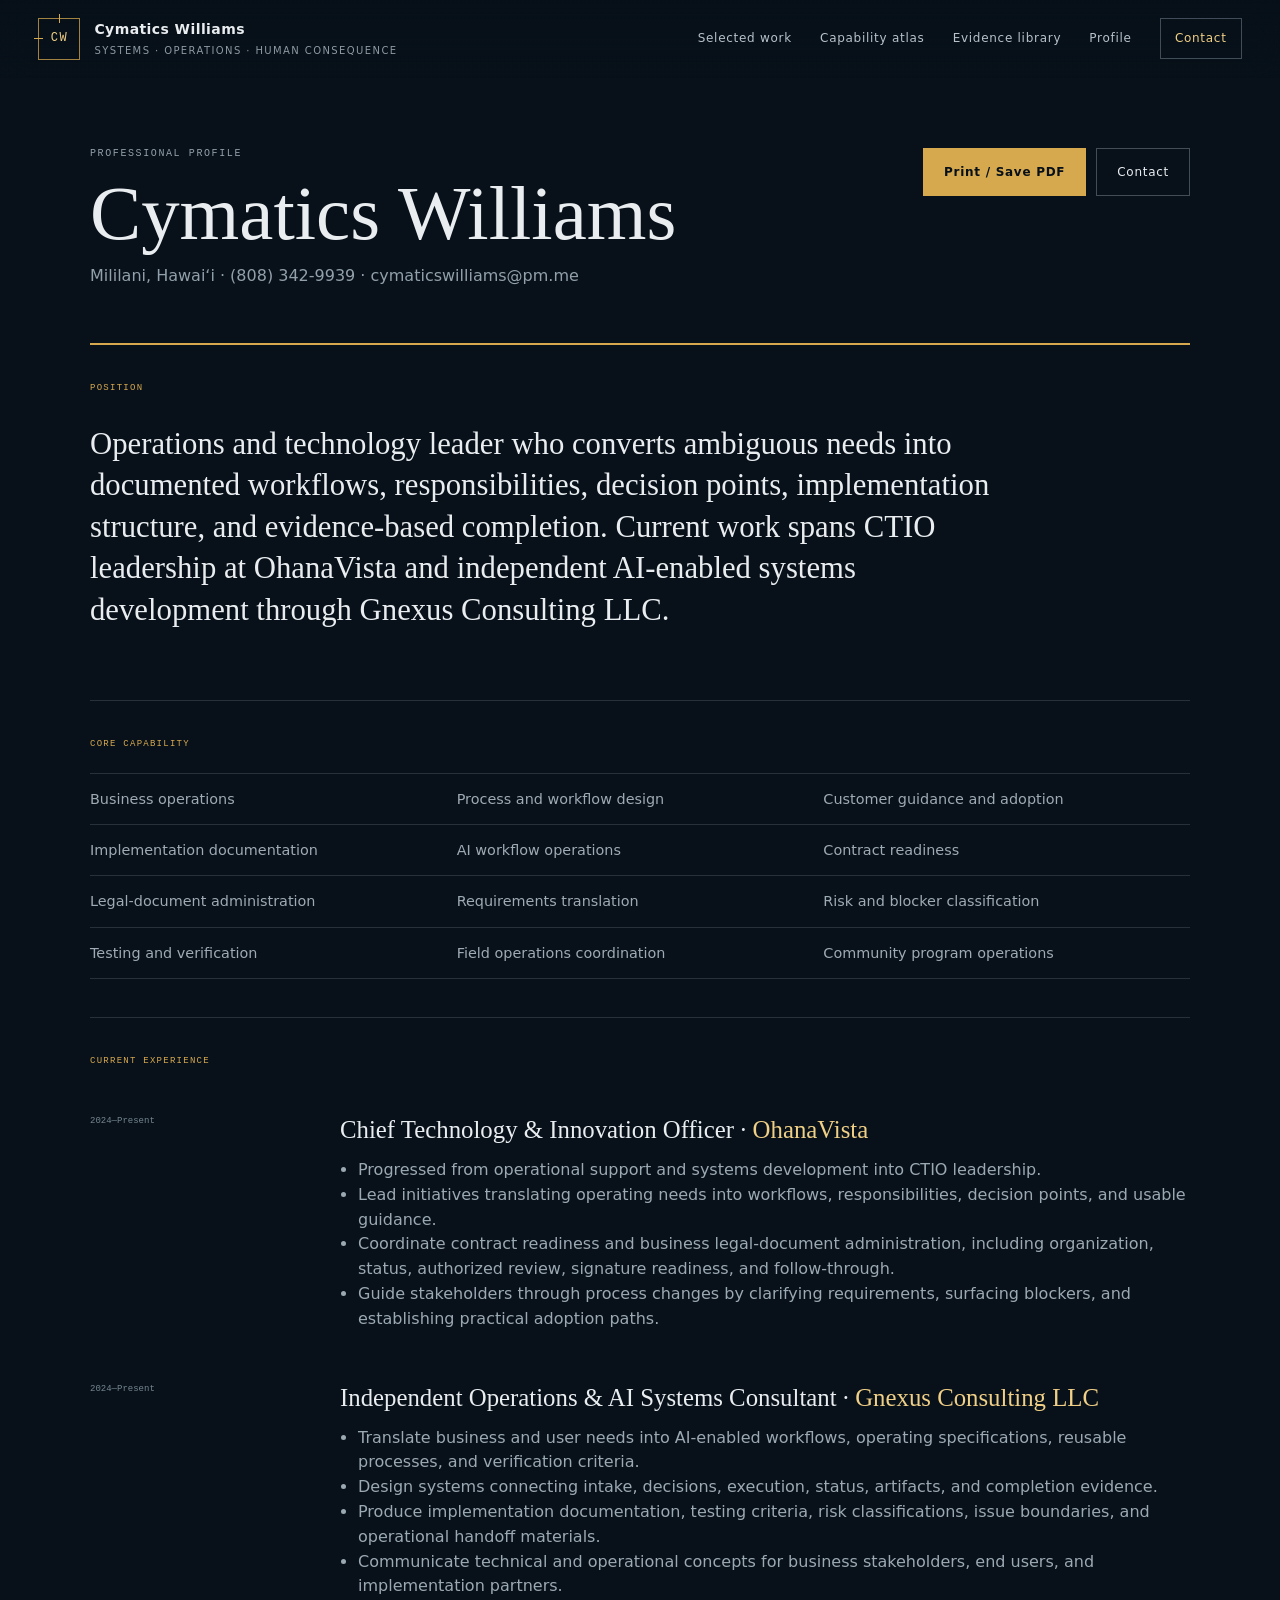
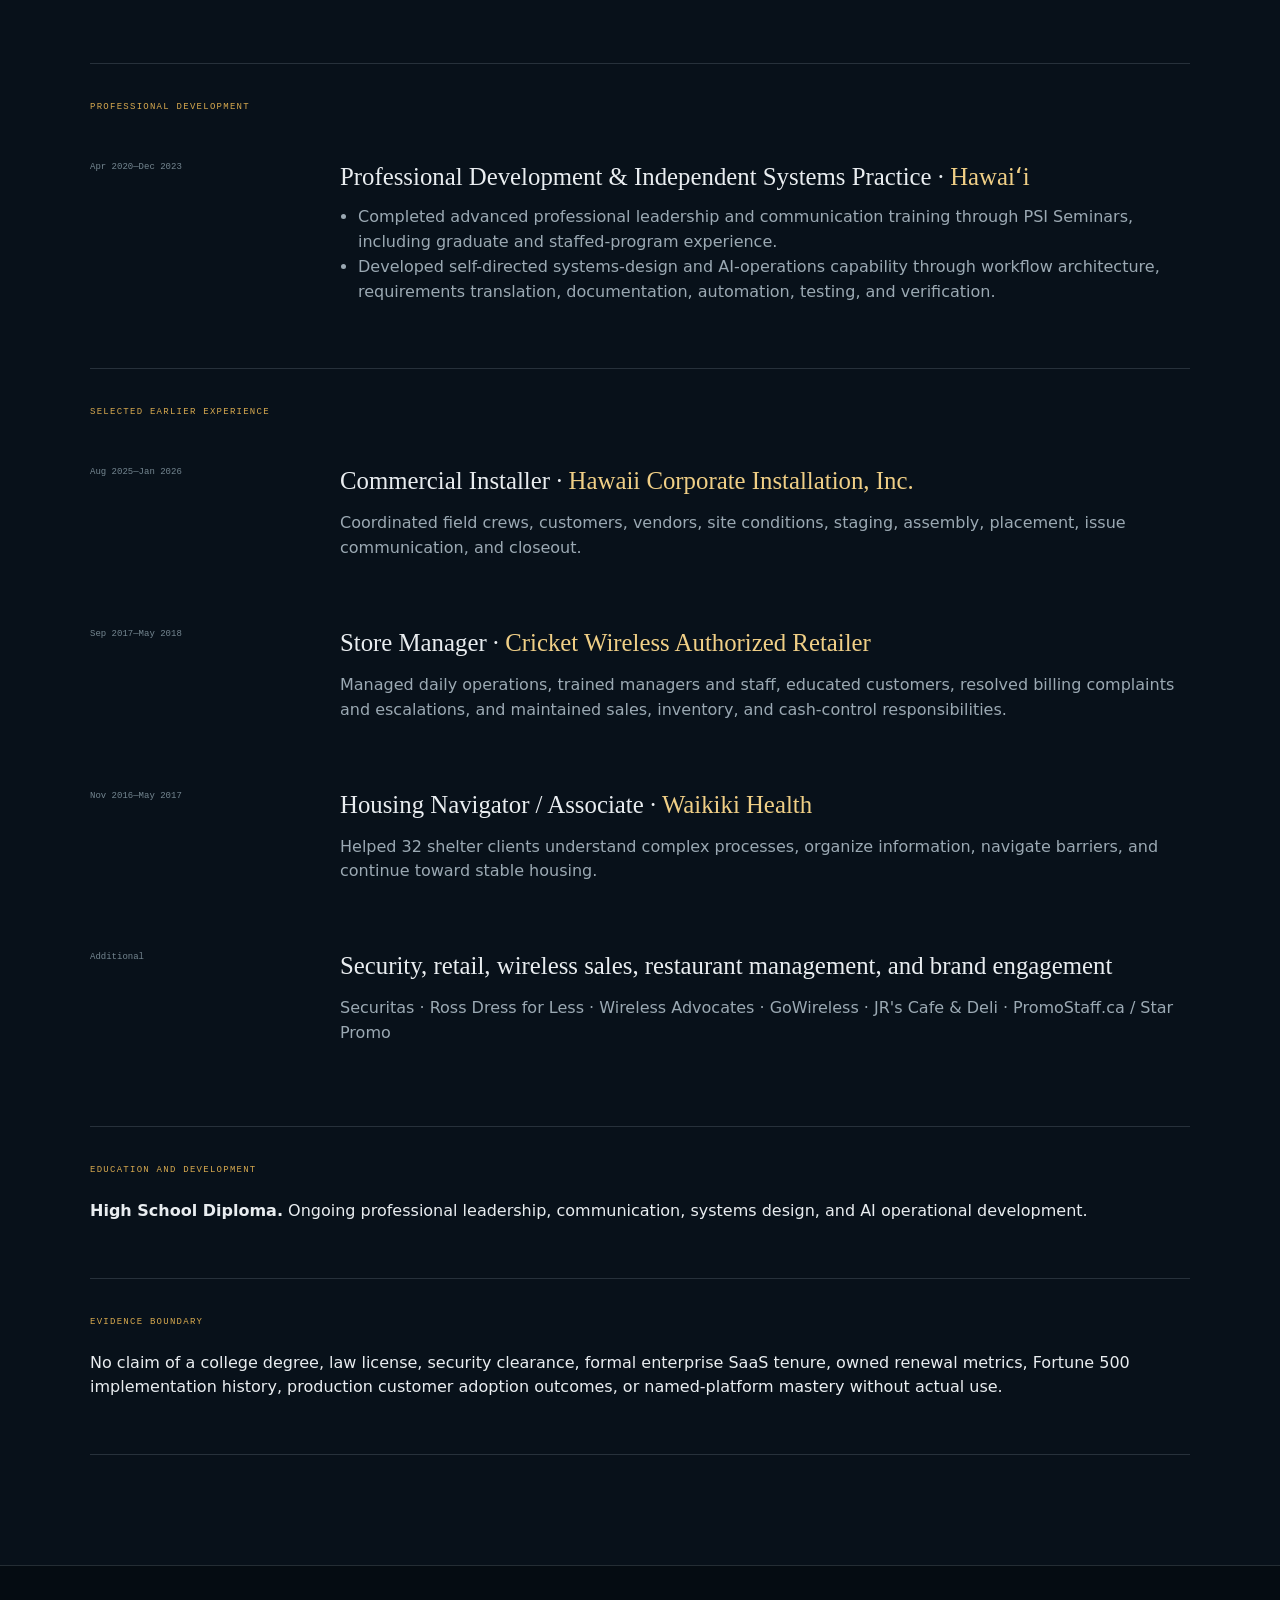
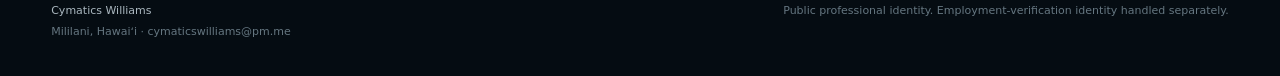
<file: resume.html>
<!doctype html><html lang="en"><head><meta charset="utf-8"><meta name="viewport" content="width=device-width,initial-scale=1"><title>Professional profile — Cymatics Williams</title><meta name="description" content="Professional profile of Cymatics Williams, CTIO and operations systems practitioner."><link rel="icon" href="/assets/mark.svg"><link rel="stylesheet" href="/assets/flagship.css"></head><body class="secondary-page">
<a class="skip-link" href="#main">Skip to content</a>
<header class="site-header" data-header>
  <a class="identity" href="/" aria-label="Cymatics Williams home">
    <span class="identity-mark" aria-hidden="true">CW</span>
    <span><b>Cymatics Williams</b><small>Systems · Operations · Human consequence</small></span>
  </a>
  <button class="nav-toggle" type="button" aria-label="Open navigation menu" aria-expanded="false" aria-controls="site-navigation">
    <span></span><span></span>
  </button>
  <nav class="site-nav" id="site-navigation" aria-label="Primary navigation">
    <a href="/#work">Selected work</a>
    <a href="/#capabilities">Capability atlas</a>
    <a href="/work.html">Evidence library</a>
    <a href="/resume.html">Profile</a>
    <a class="nav-contact" href="mailto:cymaticswilliams@pm.me">Contact</a>
  </nav>
</header>
<div class="page-progress" aria-hidden="true"><span></span></div>
<main id="main" class="resume-shell"><header class="resume-header"><div><p class="eyebrow">Professional profile</p><h1>Cymatics Williams</h1><p>Mililani, Hawaiʻi · (808) 342-9939 · cymaticswilliams@pm.me</p></div><div class="resume-actions"><button class="button button-primary" type="button" data-print>Print / Save PDF</button><a class="button" href="mailto:cymaticswilliams@pm.me">Contact</a></div></header><section class="resume-section"><h2>Position</h2><p class="resume-summary">Operations and technology leader who converts ambiguous needs into documented workflows, responsibilities, decision points, implementation structure, and evidence-based completion. Current work spans CTIO leadership at OhanaVista and independent AI-enabled systems development through Gnexus Consulting LLC.</p></section><section class="resume-section"><h2>Core capability</h2><div class="skill-lines"><span>Business operations</span><span>Process and workflow design</span><span>Customer guidance and adoption</span><span>Implementation documentation</span><span>AI workflow operations</span><span>Contract readiness</span><span>Legal-document administration</span><span>Requirements translation</span><span>Risk and blocker classification</span><span>Testing and verification</span><span>Field operations coordination</span><span>Community program operations</span></div></section><section class="resume-section"><h2>Current experience</h2><article class="resume-role"><time>2024—Present</time><div><h3>Chief Technology & Innovation Officer · <span>OhanaVista</span></h3><ul><li>Progressed from operational support and systems development into CTIO leadership.</li><li>Lead initiatives translating operating needs into workflows, responsibilities, decision points, and usable guidance.</li><li>Coordinate contract readiness and business legal-document administration, including organization, status, authorized review, signature readiness, and follow-through.</li><li>Guide stakeholders through process changes by clarifying requirements, surfacing blockers, and establishing practical adoption paths.</li></ul></div></article><article class="resume-role"><time>2024—Present</time><div><h3>Independent Operations & AI Systems Consultant · <span>Gnexus Consulting LLC</span></h3><ul><li>Translate business and user needs into AI-enabled workflows, operating specifications, reusable processes, and verification criteria.</li><li>Design systems connecting intake, decisions, execution, status, artifacts, and completion evidence.</li><li>Produce implementation documentation, testing criteria, risk classifications, issue boundaries, and operational handoff materials.</li><li>Communicate technical and operational concepts for business stakeholders, end users, and implementation partners.</li></ul></div></article></section><section class="resume-section"><h2>Professional development</h2><article class="resume-role"><time>Apr 2020—Dec 2023</time><div><h3>Professional Development & Independent Systems Practice · <span>Hawaiʻi</span></h3><ul><li>Completed advanced professional leadership and communication training through PSI Seminars, including graduate and staffed-program experience.</li><li>Developed self-directed systems-design and AI-operations capability through workflow architecture, requirements translation, documentation, automation, testing, and verification.</li></ul></div></article></section><section class="resume-section"><h2>Selected earlier experience</h2><article class="resume-role"><time>Aug 2025—Jan 2026</time><div><h3>Commercial Installer · <span>Hawaii Corporate Installation, Inc.</span></h3><p>Coordinated field crews, customers, vendors, site conditions, staging, assembly, placement, issue communication, and closeout.</p></div></article><article class="resume-role"><time>Sep 2017—May 2018</time><div><h3>Store Manager · <span>Cricket Wireless Authorized Retailer</span></h3><p>Managed daily operations, trained managers and staff, educated customers, resolved billing complaints and escalations, and maintained sales, inventory, and cash-control responsibilities.</p></div></article><article class="resume-role"><time>Nov 2016—May 2017</time><div><h3>Housing Navigator / Associate · <span>Waikiki Health</span></h3><p>Helped 32 shelter clients understand complex processes, organize information, navigate barriers, and continue toward stable housing.</p></div></article><article class="resume-role"><time>Additional</time><div><h3>Security, retail, wireless sales, restaurant management, and brand engagement</h3><p>Securitas · Ross Dress for Less · Wireless Advocates · GoWireless · JR's Cafe & Deli · PromoStaff.ca / Star Promo</p></div></article></section><section class="resume-section"><h2>Education and development</h2><p><b>High School Diploma.</b> Ongoing professional leadership, communication, systems design, and AI operational development.</p></section><section class="resume-section"><h2>Evidence boundary</h2><p>No claim of a college degree, law license, security clearance, formal enterprise SaaS tenure, owned renewal metrics, Fortune 500 implementation history, production customer adoption outcomes, or named-platform mastery without actual use.</p></section></main>
<footer class="site-footer">
  <div>
    <b>Cymatics Williams</b>
    <span>Mililani, Hawaiʻi · cymaticswilliams@pm.me</span>
  </div>
  <div class="footer-boundary">Public professional identity. Employment-verification identity handled separately.</div>
</footer>
<script src="/assets/flagship.js"></script>
</body></html>
</file>
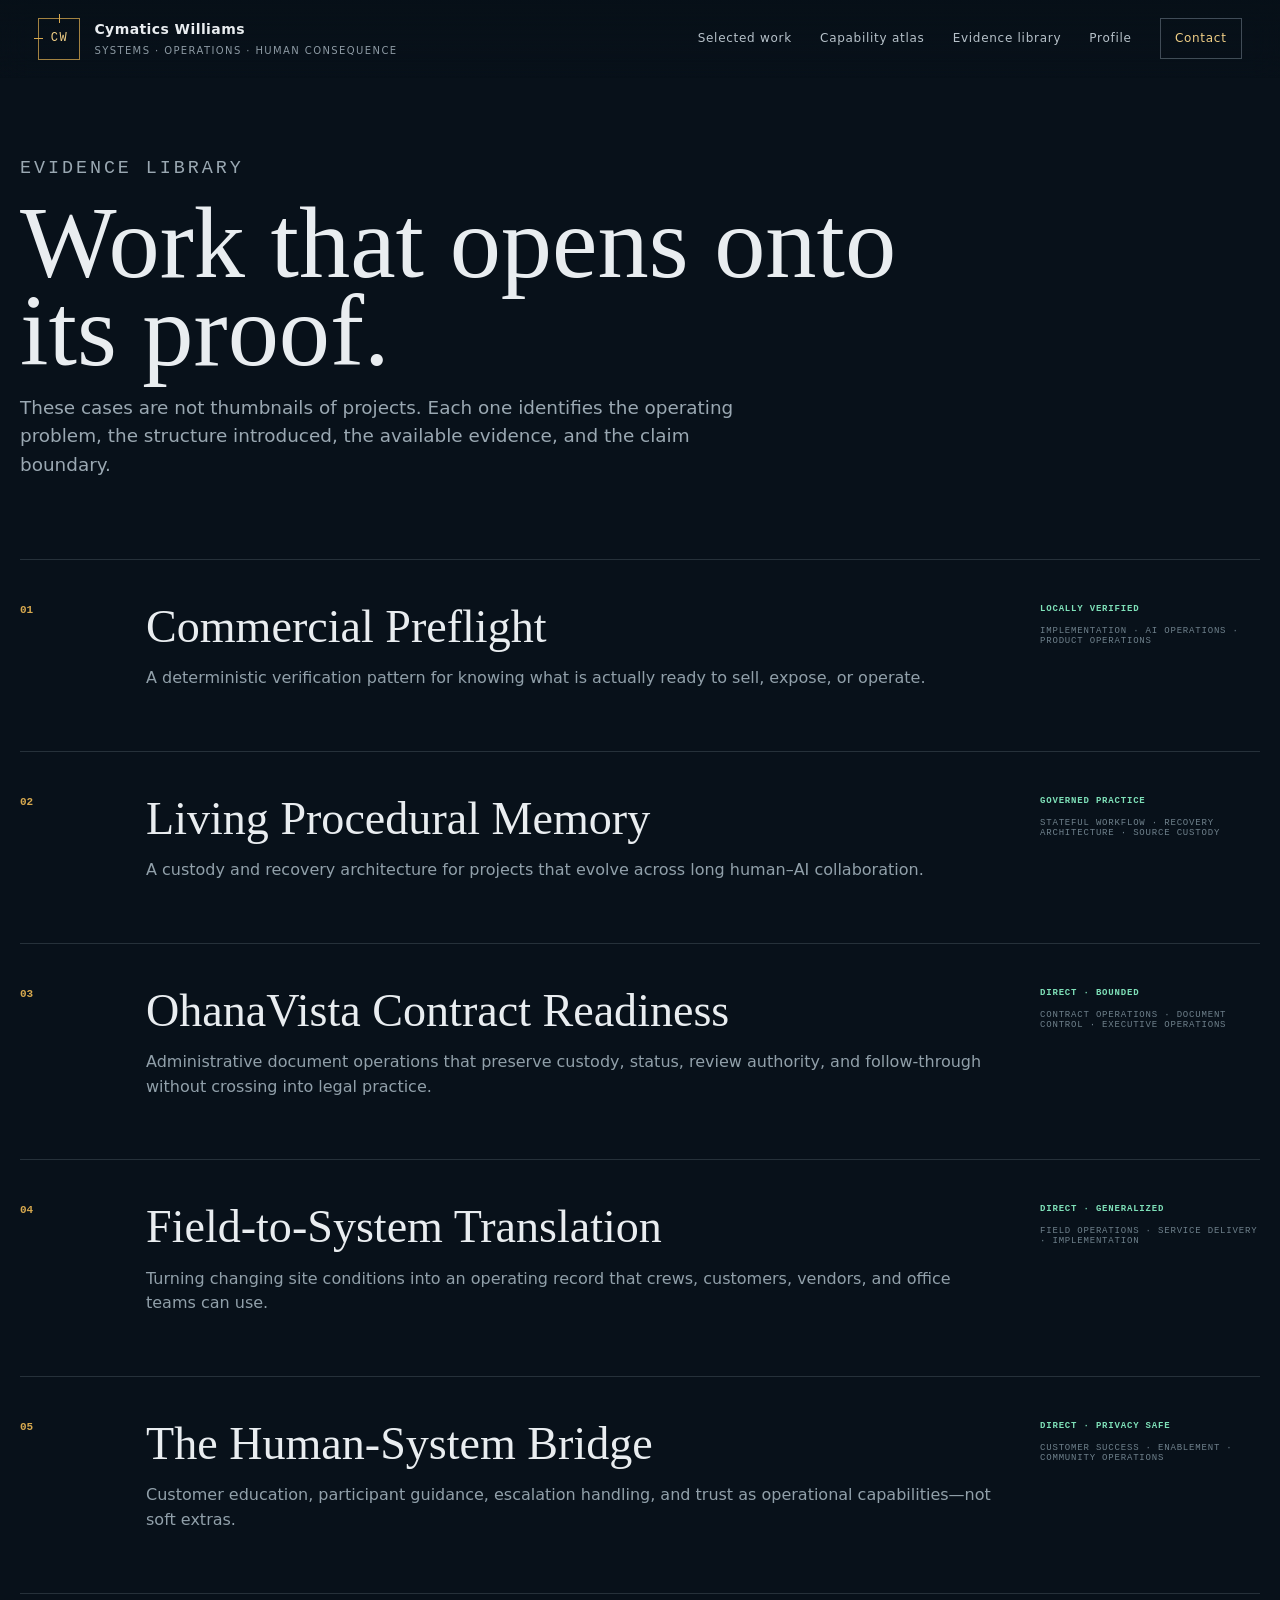
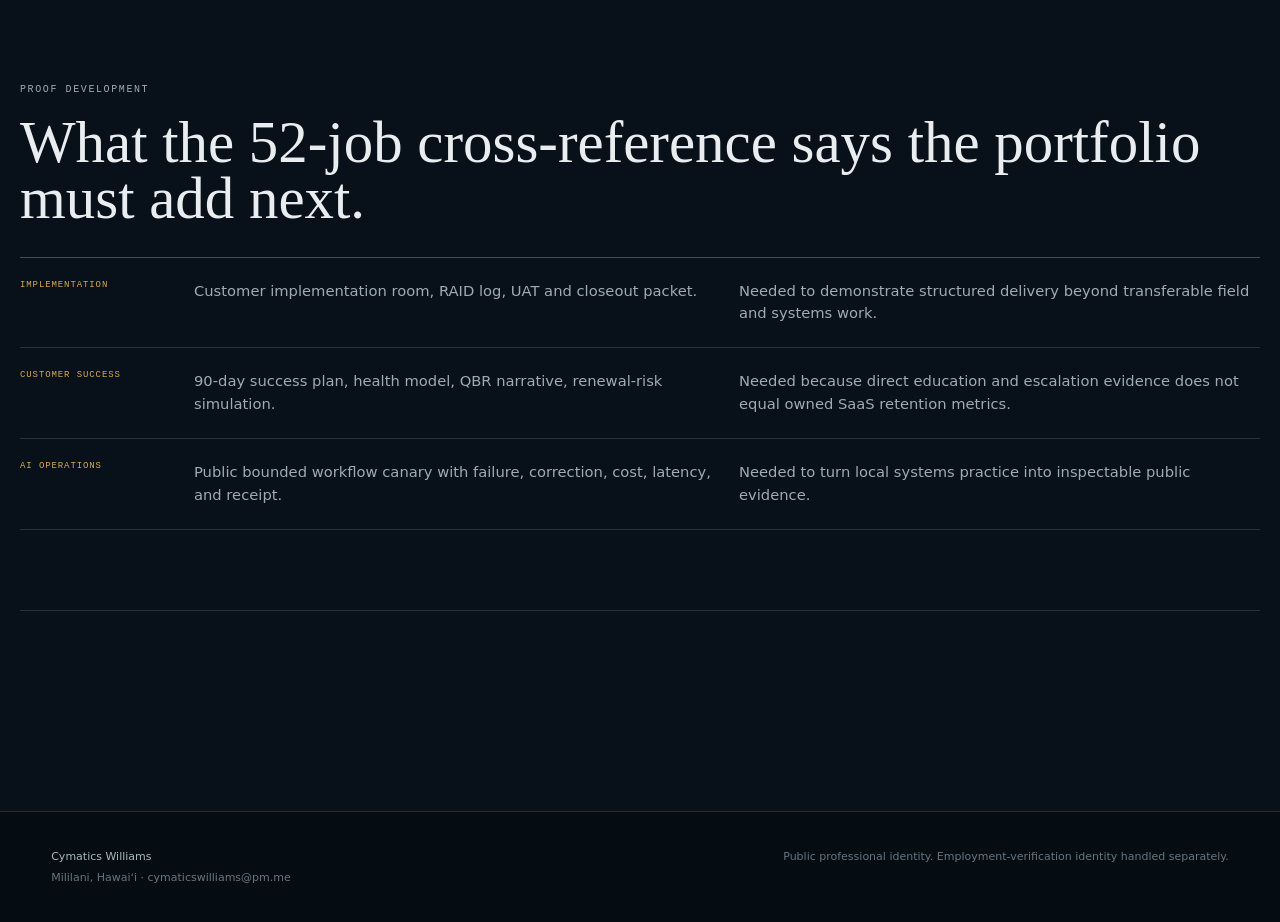
<file: work.html>
<!doctype html><html lang="en"><head><meta charset="utf-8"><meta name="viewport" content="width=device-width,initial-scale=1"><meta name="theme-color" content="#071018"><title>Evidence library — Cymatics Williams</title><meta name="description" content="Evidence-led portfolio cases spanning AI operations, implementation, contract readiness, field delivery, customer success, and community operations."><link rel="icon" href="/assets/mark.svg"><link rel="stylesheet" href="/assets/flagship.css"></head><body class="secondary-page">
<a class="skip-link" href="#main">Skip to content</a>
<header class="site-header" data-header>
  <a class="identity" href="/" aria-label="Cymatics Williams home">
    <span class="identity-mark" aria-hidden="true">CW</span>
    <span><b>Cymatics Williams</b><small>Systems · Operations · Human consequence</small></span>
  </a>
  <button class="nav-toggle" type="button" aria-label="Open navigation menu" aria-expanded="false" aria-controls="site-navigation">
    <span></span><span></span>
  </button>
  <nav class="site-nav" id="site-navigation" aria-label="Primary navigation">
    <a href="/#work">Selected work</a>
    <a href="/#capabilities">Capability atlas</a>
    <a href="/work.html">Evidence library</a>
    <a href="/resume.html">Profile</a>
    <a class="nav-contact" href="mailto:cymaticswilliams@pm.me">Contact</a>
  </nav>
</header>
<div class="page-progress" aria-hidden="true"><span></span></div>
<main id="main" class="work-library"><header><p class="eyebrow">Evidence library</p><h1>Work that opens onto its proof.</h1><p>These cases are not thumbnails of projects. Each one identifies the operating problem, the structure introduced, the available evidence, and the claim boundary.</p></header><section style="margin-top:80px"><article class="library-case"><a class="case-link" href="/case-studies/commercial-preflight.html" aria-label="Open Commercial Preflight"></a><div class="case-index">01</div><div><h2>Commercial Preflight</h2><p>A deterministic verification pattern for knowing what is actually ready to sell, expose, or operate.</p></div><aside><b>LOCALLY VERIFIED</b>Implementation · AI operations · Product operations</aside></article><article class="library-case"><a class="case-link" href="/case-studies/living-procedural-memory.html" aria-label="Open Living Procedural Memory"></a><div class="case-index">02</div><div><h2>Living Procedural Memory</h2><p>A custody and recovery architecture for projects that evolve across long human–AI collaboration.</p></div><aside><b>GOVERNED PRACTICE</b>Stateful workflow · Recovery architecture · Source custody</aside></article><article class="library-case"><a class="case-link" href="/case-studies/ohana-contract-readiness.html" aria-label="Open OhanaVista Contract Readiness"></a><div class="case-index">03</div><div><h2>OhanaVista Contract Readiness</h2><p>Administrative document operations that preserve custody, status, review authority, and follow-through without crossing into legal practice.</p></div><aside><b>DIRECT · BOUNDED</b>Contract operations · Document control · Executive operations</aside></article><article class="library-case"><a class="case-link" href="/case-studies/field-to-system.html" aria-label="Open Field-to-System Translation"></a><div class="case-index">04</div><div><h2>Field-to-System Translation</h2><p>Turning changing site conditions into an operating record that crews, customers, vendors, and office teams can use.</p></div><aside><b>DIRECT · GENERALIZED</b>Field operations · Service delivery · Implementation</aside></article><article class="library-case"><a class="case-link" href="/case-studies/human-system-bridge.html" aria-label="Open The Human-System Bridge"></a><div class="case-index">05</div><div><h2>The Human-System Bridge</h2><p>Customer education, participant guidance, escalation handling, and trust as operational capabilities—not soft extras.</p></div><aside><b>DIRECT · PRIVACY SAFE</b>Customer success · Enablement · Community operations</aside></article></section><section class="secondary-section" style="margin-top:90px"><p class="eyebrow">Proof development</p><h2>What the 52-job cross-reference says the portfolio must add next.</h2><div class="evidence-table"><article><b>Implementation</b><p>Customer implementation room, RAID log, UAT and closeout packet.</p><p>Needed to demonstrate structured delivery beyond transferable field and systems work.</p></article><article><b>Customer success</b><p>90-day success plan, health model, QBR narrative, renewal-risk simulation.</p><p>Needed because direct education and escalation evidence does not equal owned SaaS retention metrics.</p></article><article><b>AI operations</b><p>Public bounded workflow canary with failure, correction, cost, latency, and receipt.</p><p>Needed to turn local systems practice into inspectable public evidence.</p></article></div></section></main>
<footer class="site-footer">
  <div>
    <b>Cymatics Williams</b>
    <span>Mililani, Hawaiʻi · cymaticswilliams@pm.me</span>
  </div>
  <div class="footer-boundary">Public professional identity. Employment-verification identity handled separately.</div>
</footer>
<script src="/assets/flagship.js"></script>
</body></html>
</file>
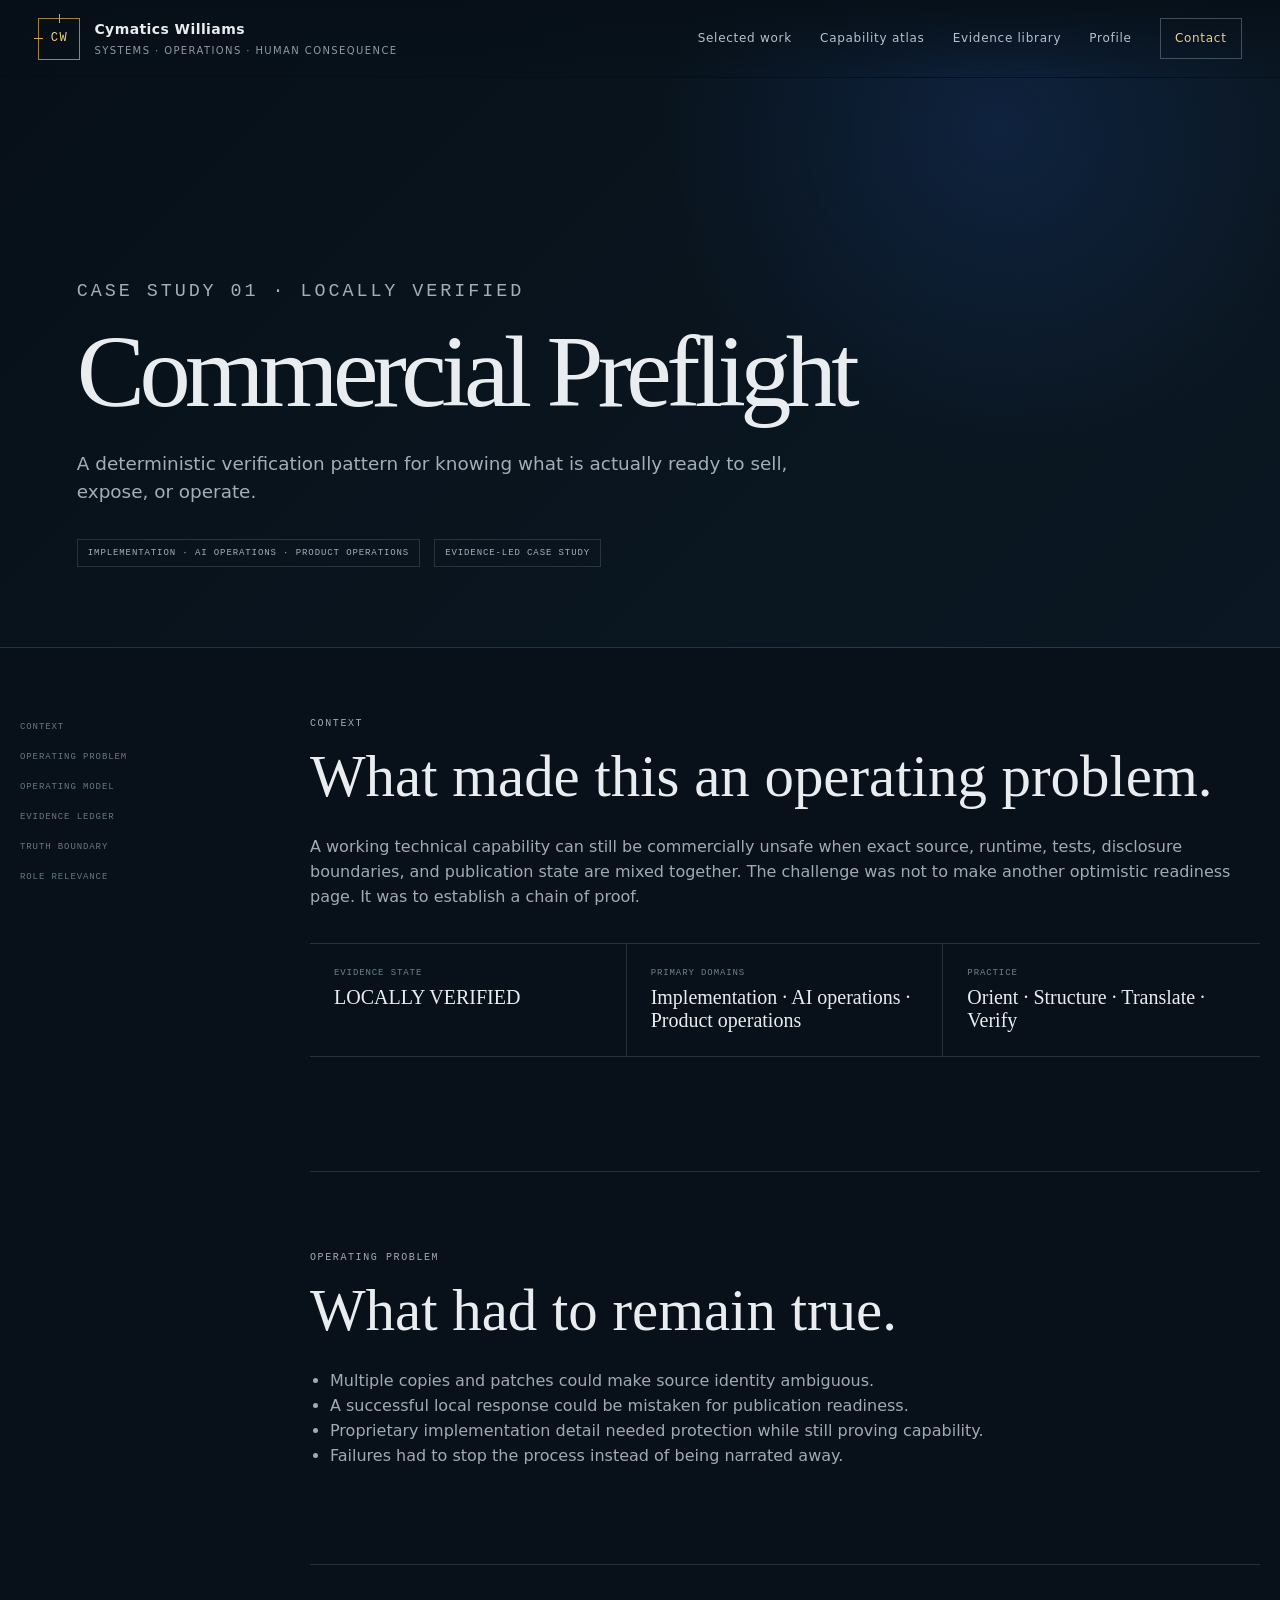
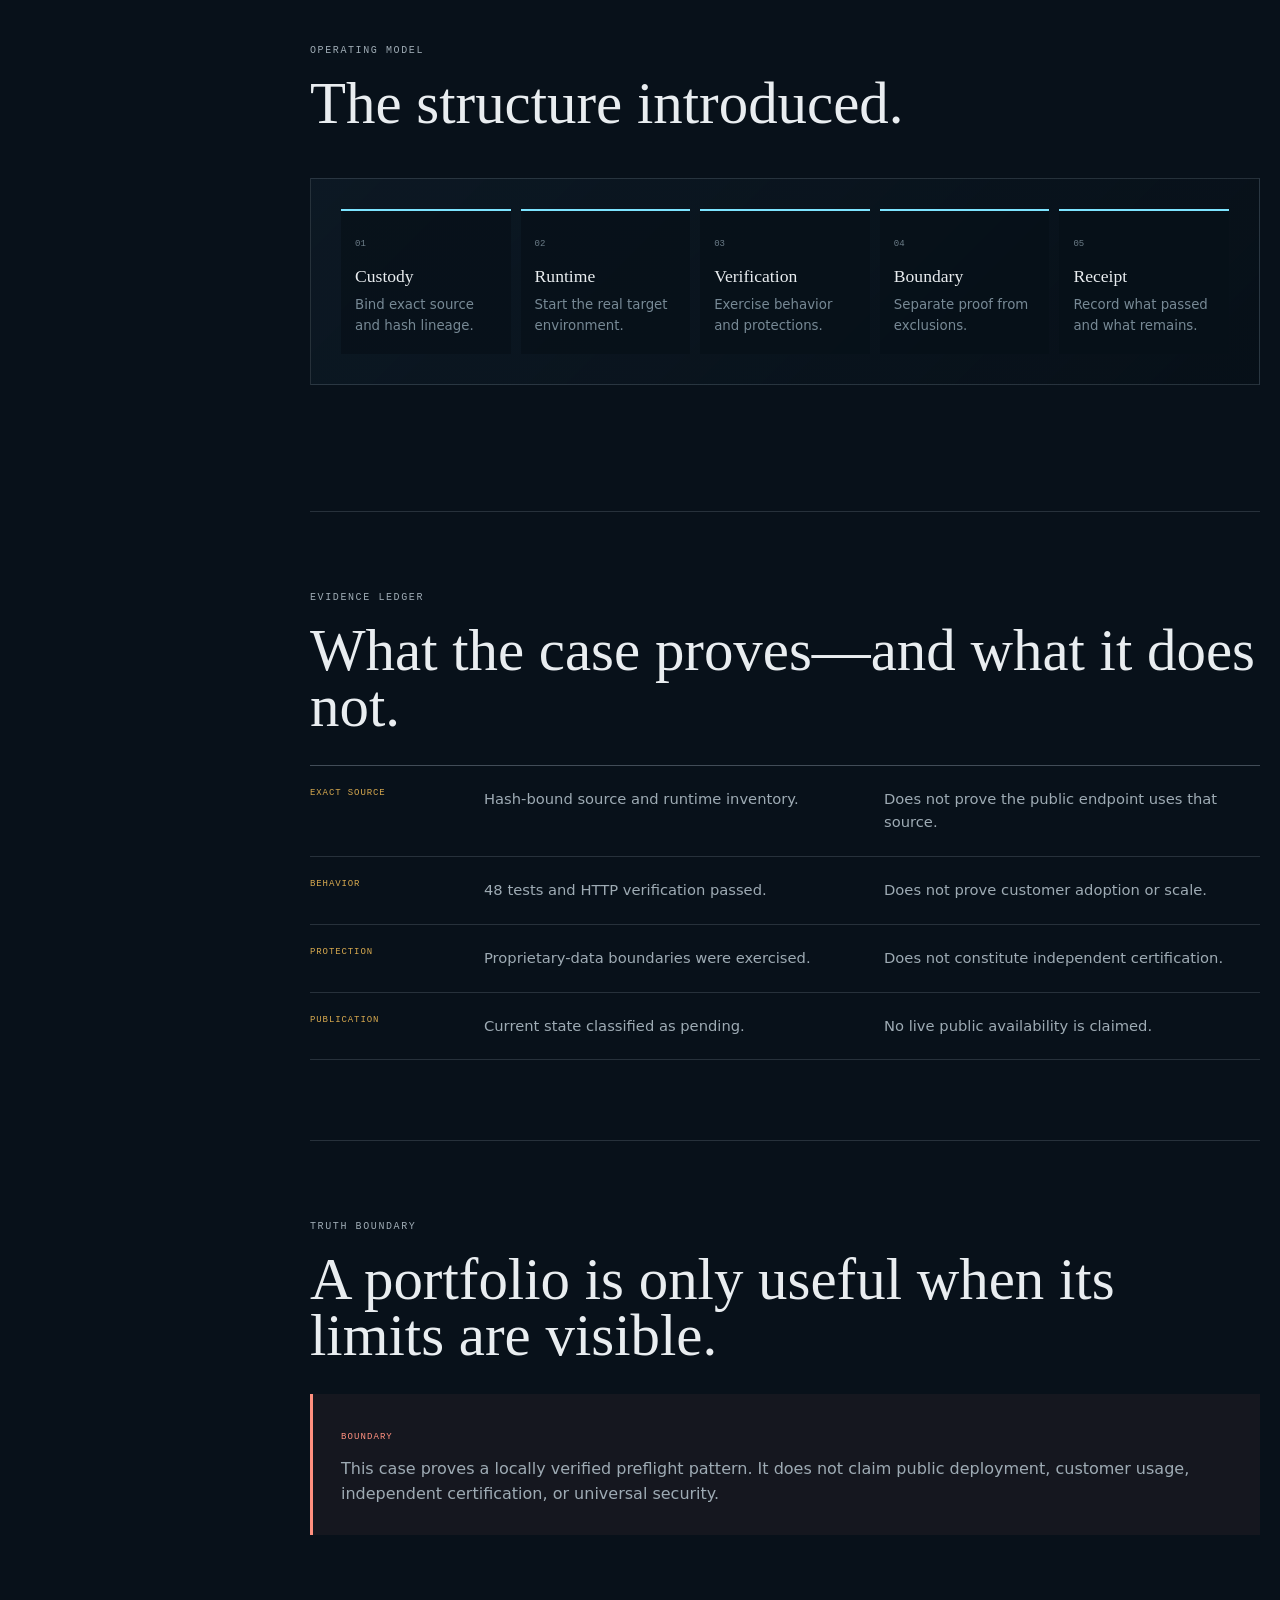
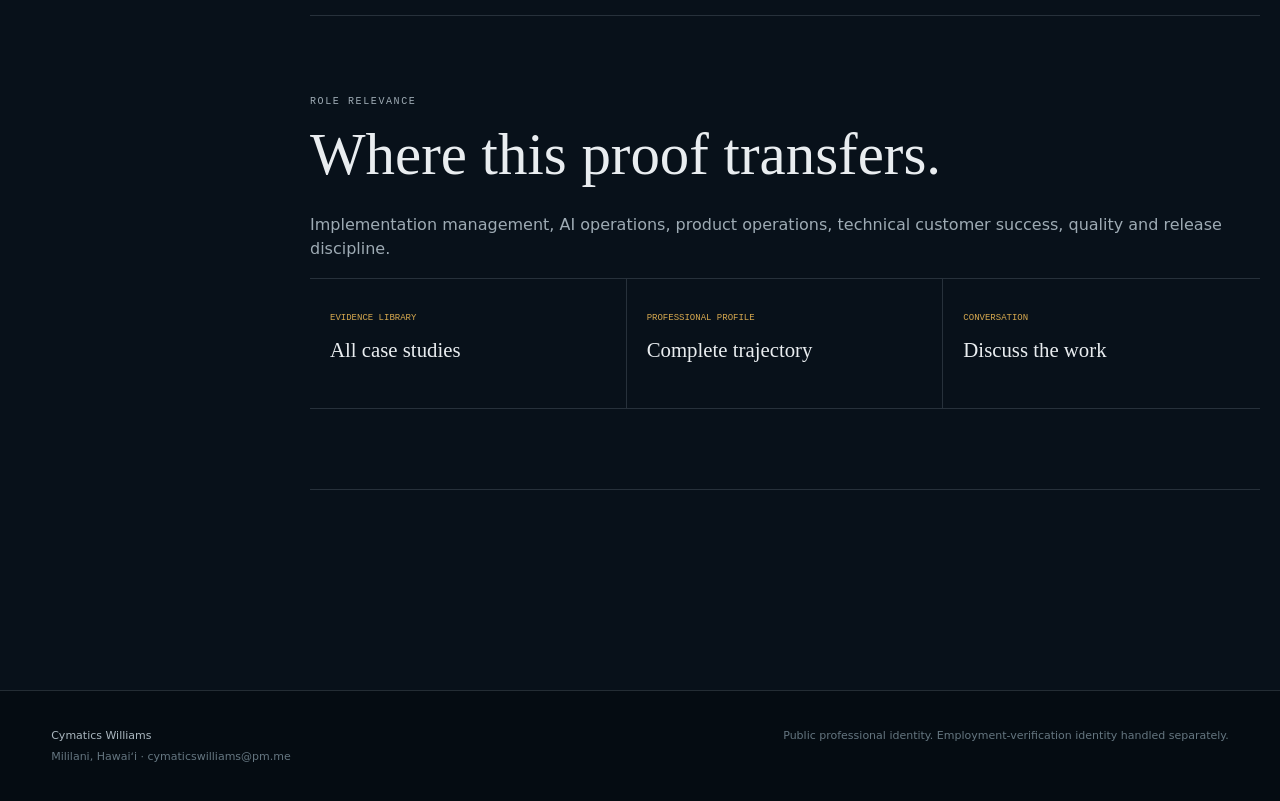
<file: case-studies/commercial-preflight.html>
<!doctype html><html lang="en"><head><meta charset="utf-8"><meta name="viewport" content="width=device-width,initial-scale=1"><meta name="theme-color" content="#071018"><title>Commercial Preflight — Cymatics Williams</title><meta name="description" content="A deterministic verification pattern for knowing what is actually ready to sell, expose, or operate."><link rel="icon" href="/assets/mark.svg"><link rel="stylesheet" href="/assets/flagship.css"></head><body class="secondary-page">
<a class="skip-link" href="#main">Skip to content</a>
<header class="site-header" data-header>
  <a class="identity" href="/" aria-label="Cymatics Williams home">
    <span class="identity-mark" aria-hidden="true">CW</span>
    <span><b>Cymatics Williams</b><small>Systems · Operations · Human consequence</small></span>
  </a>
  <button class="nav-toggle" type="button" aria-label="Open navigation menu" aria-expanded="false" aria-controls="site-navigation">
    <span></span><span></span>
  </button>
  <nav class="site-nav" id="site-navigation" aria-label="Primary navigation">
    <a href="/#work">Selected work</a>
    <a href="/#capabilities">Capability atlas</a>
    <a href="/work.html">Evidence library</a>
    <a href="/resume.html">Profile</a>
    <a class="nav-contact" href="mailto:cymaticswilliams@pm.me">Contact</a>
  </nav>
</header>
<div class="page-progress" aria-hidden="true"><span></span></div>
<main id="main"><section class="secondary-hero"><p class="eyebrow">Case study 01 · LOCALLY VERIFIED</p><h1>Commercial Preflight</h1><p>A deterministic verification pattern for knowing what is actually ready to sell, expose, or operate.</p><div class="secondary-meta"><span>Implementation · AI operations · Product operations</span><span>Evidence-led case study</span></div></section><div class="secondary-layout"><aside class="secondary-toc"><a href="#context">Context</a><a href="#problem">Operating problem</a><a href="#model">Operating model</a><a href="#evidence">Evidence ledger</a><a href="#boundary">Truth boundary</a><a href="#relevance">Role relevance</a></aside><article class="secondary-content"><section class="secondary-section" id="context"><p class="eyebrow">Context</p><h2>What made this an operating problem.</h2><p>A working technical capability can still be commercially unsafe when exact source, runtime, tests, disclosure boundaries, and publication state are mixed together. The challenge was not to make another optimistic readiness page. It was to establish a chain of proof.</p><div class="fact-strip"><div><span>Evidence state</span><b>LOCALLY VERIFIED</b></div><div><span>Primary domains</span><b>Implementation · AI operations · Product operations</b></div><div><span>Practice</span><b>Orient · Structure · Translate · Verify</b></div></div></section><section class="secondary-section" id="problem"><p class="eyebrow">Operating problem</p><h2>What had to remain true.</h2><ul><li>Multiple copies and patches could make source identity ambiguous.</li><li>A successful local response could be mistaken for publication readiness.</li><li>Proprietary implementation detail needed protection while still proving capability.</li><li>Failures had to stop the process instead of being narrated away.</li></ul></section><section class="secondary-section" id="model"><p class="eyebrow">Operating model</p><h2>The structure introduced.</h2><div class="process-diagram"><div class="process-flow"><div><span>01</span><b>Custody</b><small>Bind exact source and hash lineage.</small></div><div><span>02</span><b>Runtime</b><small>Start the real target environment.</small></div><div><span>03</span><b>Verification</b><small>Exercise behavior and protections.</small></div><div><span>04</span><b>Boundary</b><small>Separate proof from exclusions.</small></div><div><span>05</span><b>Receipt</b><small>Record what passed and what remains.</small></div></div></div></section><section class="secondary-section" id="evidence"><p class="eyebrow">Evidence ledger</p><h2>What the case proves—and what it does not.</h2><div class="evidence-table"><article><b>Exact source</b><p>Hash-bound source and runtime inventory.</p><p>Does not prove the public endpoint uses that source.</p></article><article><b>Behavior</b><p>48 tests and HTTP verification passed.</p><p>Does not prove customer adoption or scale.</p></article><article><b>Protection</b><p>Proprietary-data boundaries were exercised.</p><p>Does not constitute independent certification.</p></article><article><b>Publication</b><p>Current state classified as pending.</p><p>No live public availability is claimed.</p></article></div></section><section class="secondary-section" id="boundary"><p class="eyebrow">Truth boundary</p><h2>A portfolio is only useful when its limits are visible.</h2><div class="proof-boundary"><b>Boundary</b><p>This case proves a locally verified preflight pattern. It does not claim public deployment, customer usage, independent certification, or universal security.</p></div></section><section class="secondary-section" id="relevance"><p class="eyebrow">Role relevance</p><h2>Where this proof transfers.</h2><p>Implementation management, AI operations, product operations, technical customer success, quality and release discipline.</p><div class="related-links"><a href="/work.html"><span>Evidence library</span><b>All case studies</b></a><a href="/resume.html"><span>Professional profile</span><b>Complete trajectory</b></a><a href="mailto:cymaticswilliams@pm.me"><span>Conversation</span><b>Discuss the work</b></a></div></section></article></div></main>
<footer class="site-footer">
  <div>
    <b>Cymatics Williams</b>
    <span>Mililani, Hawaiʻi · cymaticswilliams@pm.me</span>
  </div>
  <div class="footer-boundary">Public professional identity. Employment-verification identity handled separately.</div>
</footer>
<script src="/assets/flagship.js"></script>
</body></html>
</file>
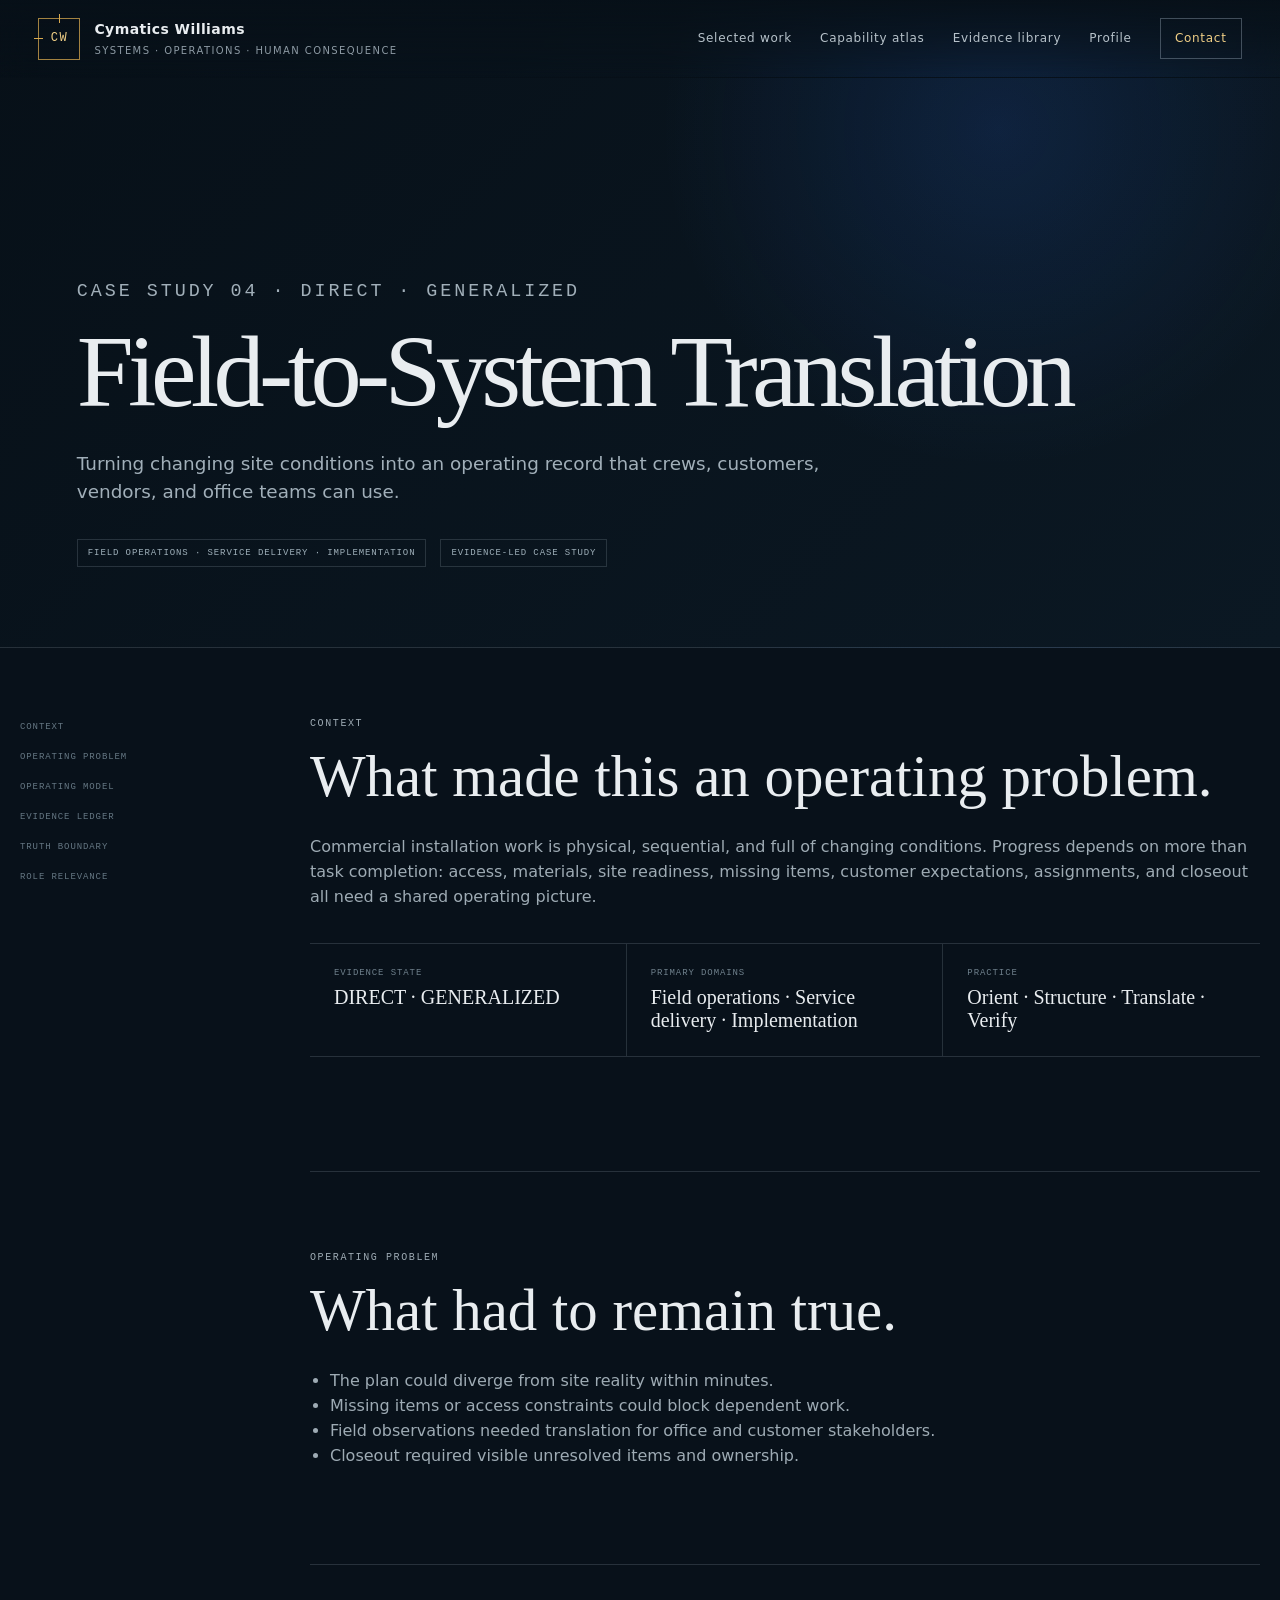
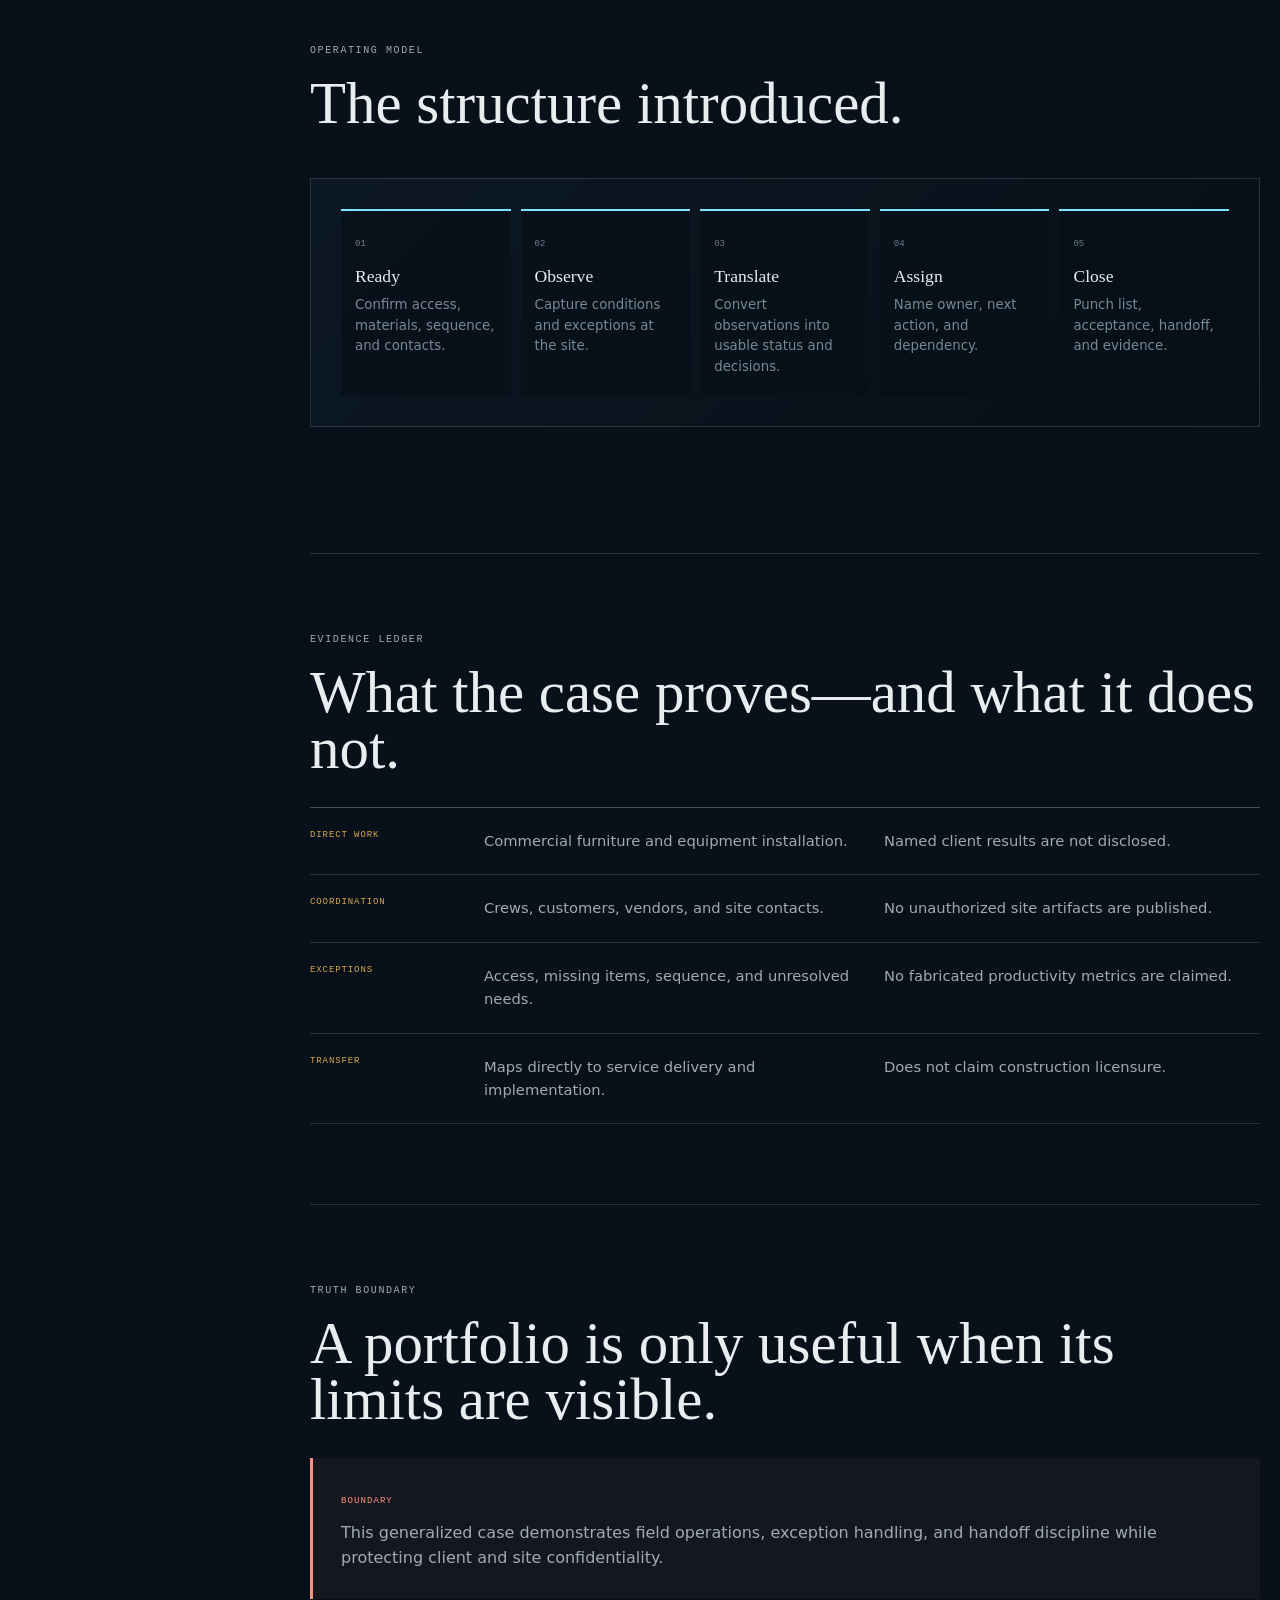
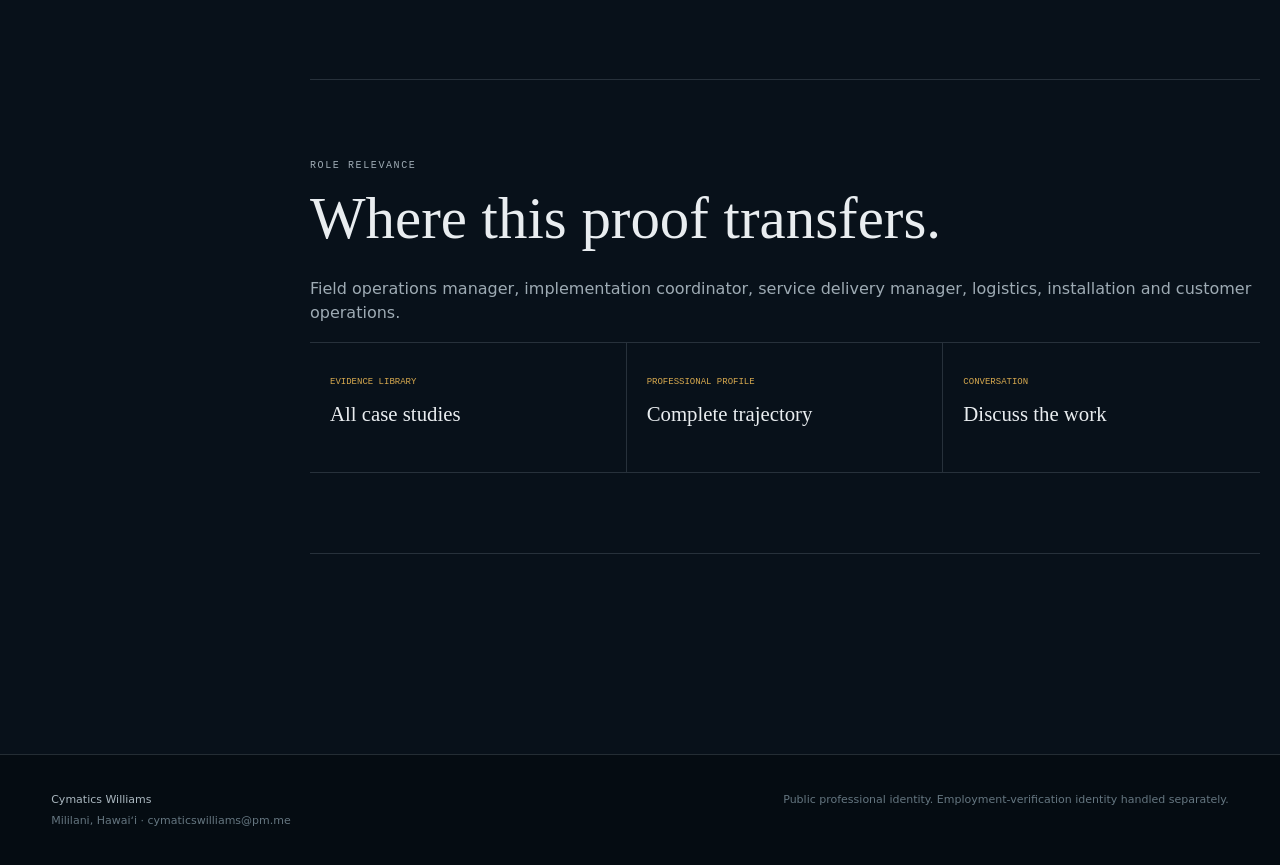
<file: case-studies/field-to-system.html>
<!doctype html><html lang="en"><head><meta charset="utf-8"><meta name="viewport" content="width=device-width,initial-scale=1"><meta name="theme-color" content="#071018"><title>Field-to-System Translation — Cymatics Williams</title><meta name="description" content="Turning changing site conditions into an operating record that crews, customers, vendors, and office teams can use."><link rel="icon" href="/assets/mark.svg"><link rel="stylesheet" href="/assets/flagship.css"></head><body class="secondary-page">
<a class="skip-link" href="#main">Skip to content</a>
<header class="site-header" data-header>
  <a class="identity" href="/" aria-label="Cymatics Williams home">
    <span class="identity-mark" aria-hidden="true">CW</span>
    <span><b>Cymatics Williams</b><small>Systems · Operations · Human consequence</small></span>
  </a>
  <button class="nav-toggle" type="button" aria-label="Open navigation menu" aria-expanded="false" aria-controls="site-navigation"><span></span><span></span></button>
  <nav class="site-nav" id="site-navigation" aria-label="Primary navigation"><a href="/#work">Selected work</a><a href="/#capabilities">Capability atlas</a><a href="/work.html">Evidence library</a><a href="/resume.html">Profile</a><a class="nav-contact" href="mailto:cymaticswilliams@pm.me">Contact</a></nav>
</header>
<div class="page-progress" aria-hidden="true"><span></span></div>
<main id="main"><section class="secondary-hero"><p class="eyebrow">Case study 04 · DIRECT · GENERALIZED</p><h1>Field-to-System Translation</h1><p>Turning changing site conditions into an operating record that crews, customers, vendors, and office teams can use.</p><div class="secondary-meta"><span>Field operations · Service delivery · Implementation</span><span>Evidence-led case study</span></div></section><div class="secondary-layout"><aside class="secondary-toc"><a href="#context">Context</a><a href="#problem">Operating problem</a><a href="#model">Operating model</a><a href="#evidence">Evidence ledger</a><a href="#boundary">Truth boundary</a><a href="#relevance">Role relevance</a></aside><article class="secondary-content"><section class="secondary-section" id="context"><p class="eyebrow">Context</p><h2>What made this an operating problem.</h2><p>Commercial installation work is physical, sequential, and full of changing conditions. Progress depends on more than task completion: access, materials, site readiness, missing items, customer expectations, assignments, and closeout all need a shared operating picture.</p><div class="fact-strip"><div><span>Evidence state</span><b>DIRECT · GENERALIZED</b></div><div><span>Primary domains</span><b>Field operations · Service delivery · Implementation</b></div><div><span>Practice</span><b>Orient · Structure · Translate · Verify</b></div></div></section><section class="secondary-section" id="problem"><p class="eyebrow">Operating problem</p><h2>What had to remain true.</h2><ul><li>The plan could diverge from site reality within minutes.</li><li>Missing items or access constraints could block dependent work.</li><li>Field observations needed translation for office and customer stakeholders.</li><li>Closeout required visible unresolved items and ownership.</li></ul></section><section class="secondary-section" id="model"><p class="eyebrow">Operating model</p><h2>The structure introduced.</h2><div class="process-diagram"><div class="process-flow"><div><span>01</span><b>Ready</b><small>Confirm access, materials, sequence, and contacts.</small></div><div><span>02</span><b>Observe</b><small>Capture conditions and exceptions at the site.</small></div><div><span>03</span><b>Translate</b><small>Convert observations into usable status and decisions.</small></div><div><span>04</span><b>Assign</b><small>Name owner, next action, and dependency.</small></div><div><span>05</span><b>Close</b><small>Punch list, acceptance, handoff, and evidence.</small></div></div></div></section><section class="secondary-section" id="evidence"><p class="eyebrow">Evidence ledger</p><h2>What the case proves—and what it does not.</h2><div class="evidence-table"><article><b>Direct work</b><p>Commercial furniture and equipment installation.</p><p>Named client results are not disclosed.</p></article><article><b>Coordination</b><p>Crews, customers, vendors, and site contacts.</p><p>No unauthorized site artifacts are published.</p></article><article><b>Exceptions</b><p>Access, missing items, sequence, and unresolved needs.</p><p>No fabricated productivity metrics are claimed.</p></article><article><b>Transfer</b><p>Maps directly to service delivery and implementation.</p><p>Does not claim construction licensure.</p></article></div></section><section class="secondary-section" id="boundary"><p class="eyebrow">Truth boundary</p><h2>A portfolio is only useful when its limits are visible.</h2><div class="proof-boundary"><b>Boundary</b><p>This generalized case demonstrates field operations, exception handling, and handoff discipline while protecting client and site confidentiality.</p></div></section><section class="secondary-section" id="relevance"><p class="eyebrow">Role relevance</p><h2>Where this proof transfers.</h2><p>Field operations manager, implementation coordinator, service delivery manager, logistics, installation and customer operations.</p><div class="related-links"><a href="/work.html"><span>Evidence library</span><b>All case studies</b></a><a href="/resume.html"><span>Professional profile</span><b>Complete trajectory</b></a><a href="mailto:cymaticswilliams@pm.me"><span>Conversation</span><b>Discuss the work</b></a></div></section></article></div></main>
<footer class="site-footer"><div><b>Cymatics Williams</b><span>Mililani, Hawaiʻi · cymaticswilliams@pm.me</span></div><div class="footer-boundary">Public professional identity. Employment-verification identity handled separately.</div></footer>
<script src="/assets/flagship.js"></script>
</body></html>
</file>
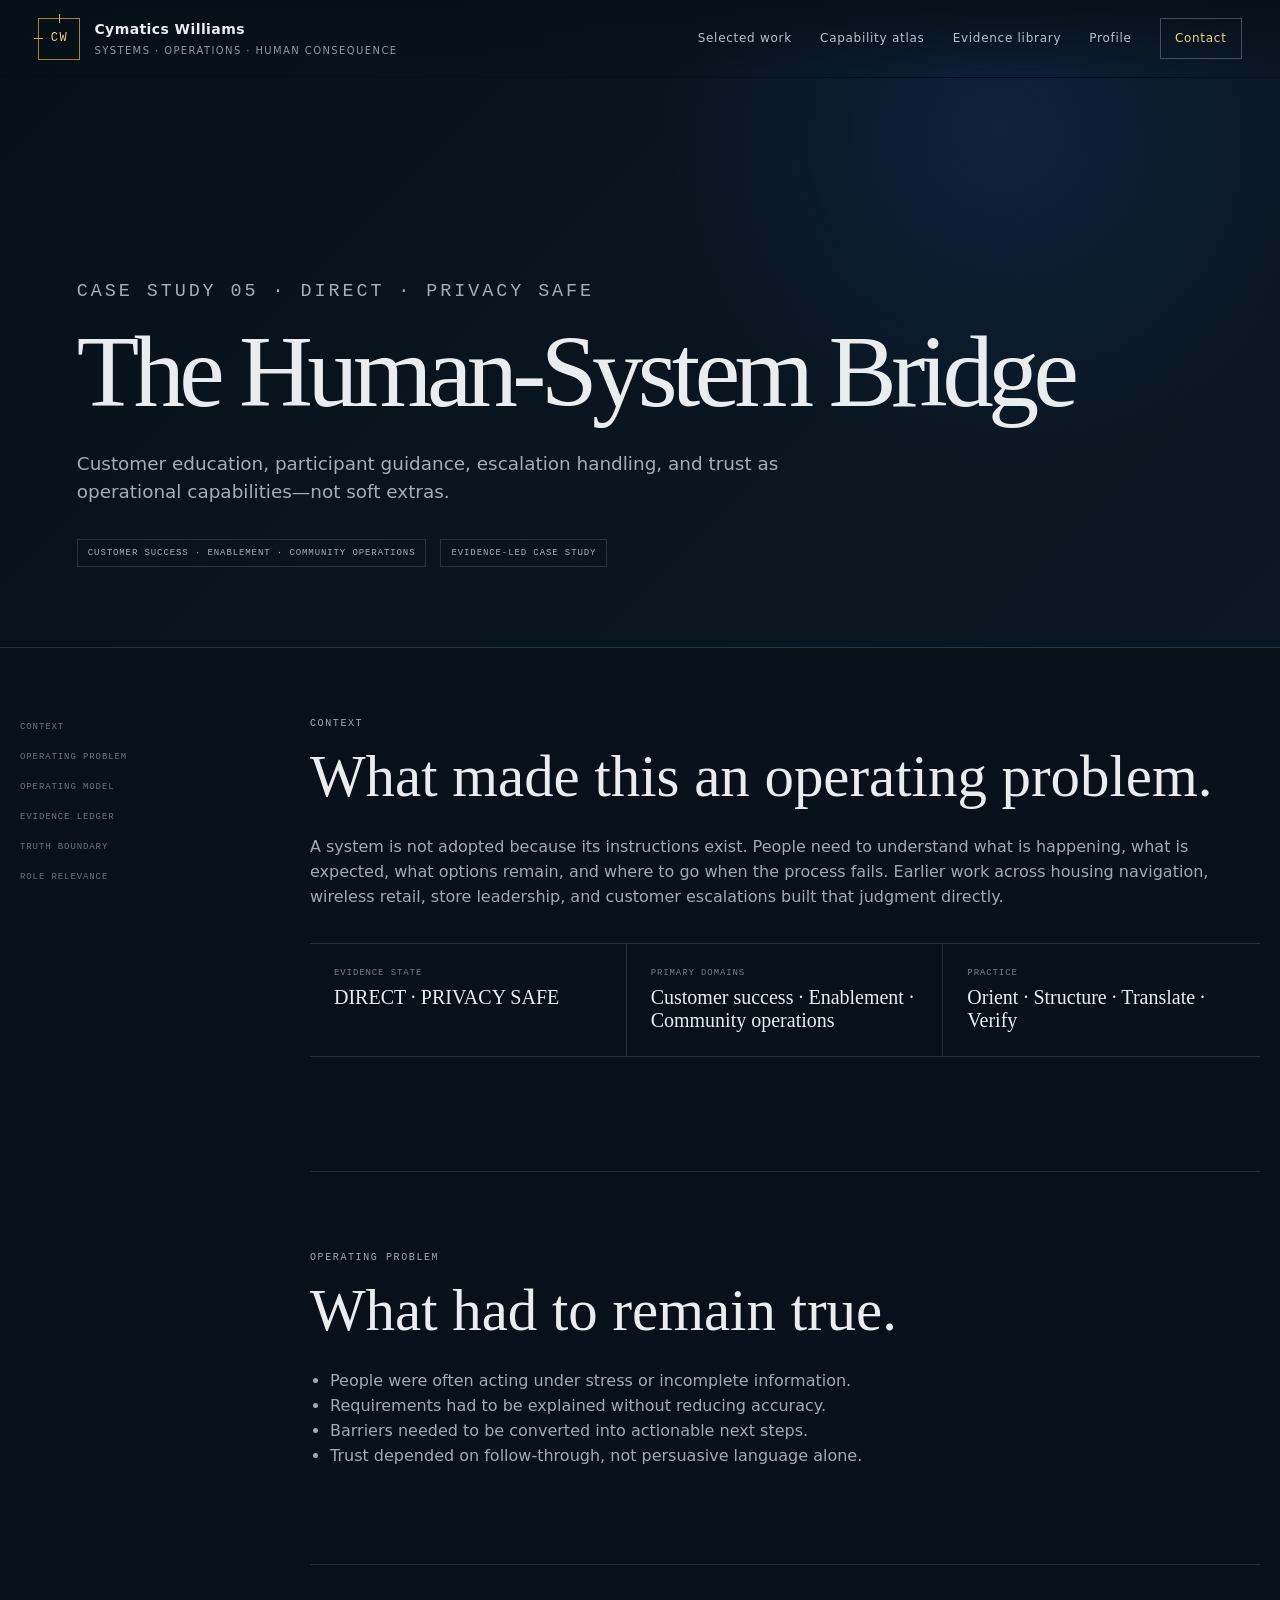
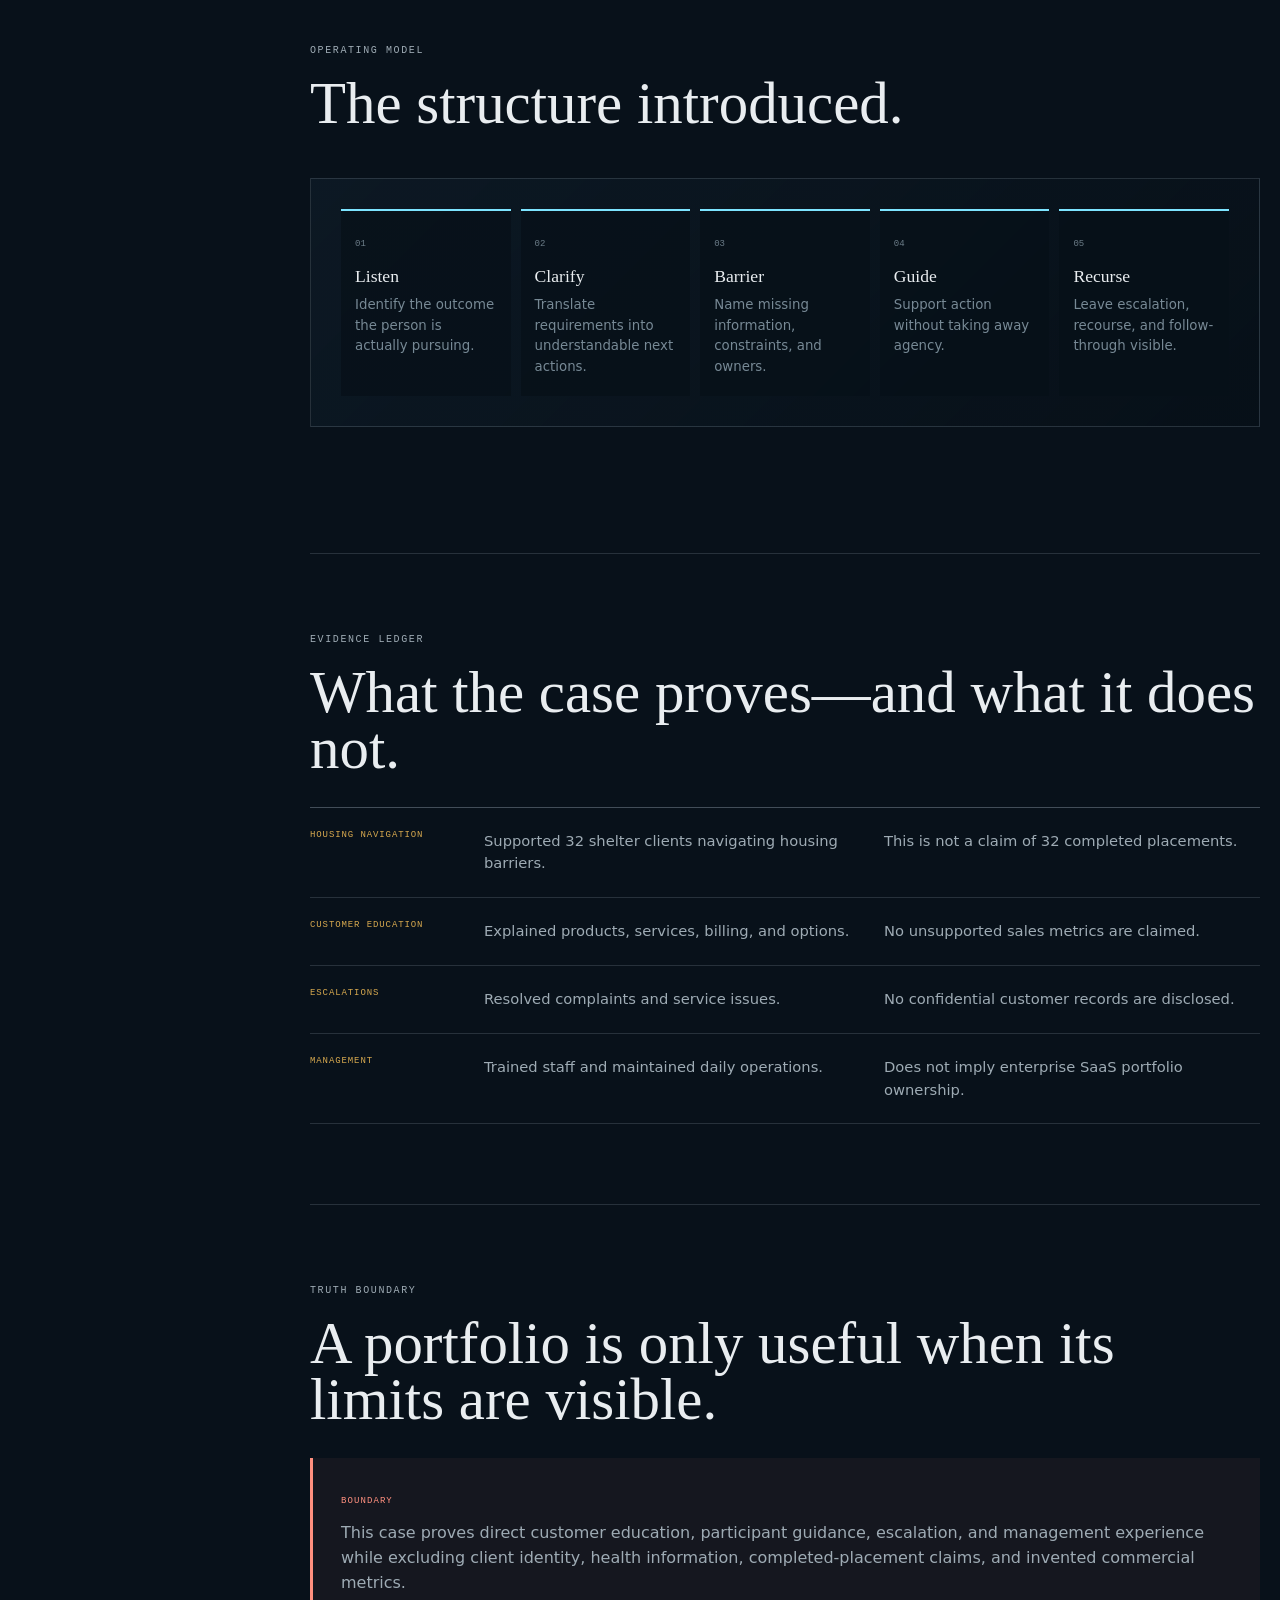
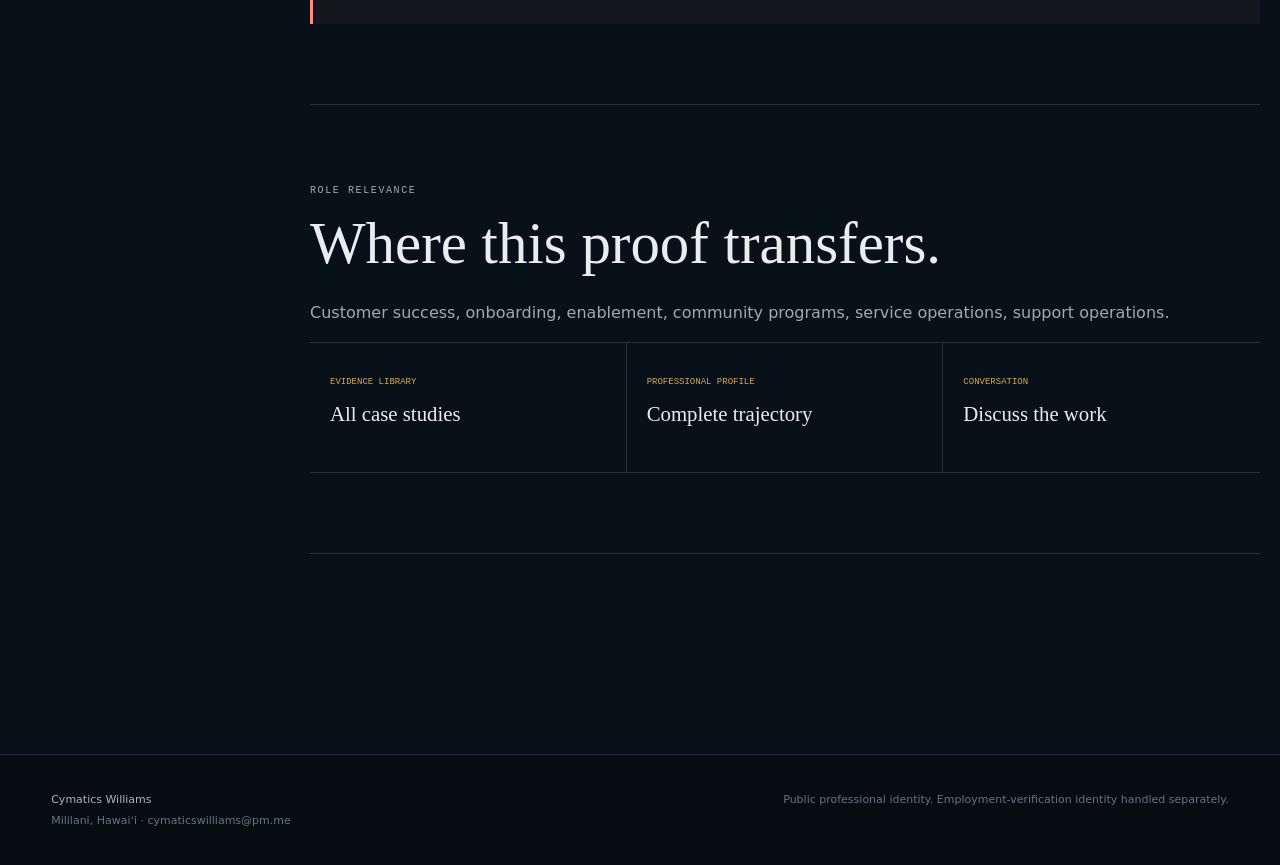
<file: case-studies/human-system-bridge.html>
<!doctype html><html lang="en"><head><meta charset="utf-8"><meta name="viewport" content="width=device-width,initial-scale=1"><meta name="theme-color" content="#071018"><title>The Human-System Bridge — Cymatics Williams</title><meta name="description" content="Customer education, participant guidance, escalation handling, and trust as operational capabilities—not soft extras."><link rel="icon" href="/assets/mark.svg"><link rel="stylesheet" href="/assets/flagship.css"></head><body class="secondary-page">
<a class="skip-link" href="#main">Skip to content</a>
<header class="site-header" data-header>
  <a class="identity" href="/" aria-label="Cymatics Williams home"><span class="identity-mark" aria-hidden="true">CW</span><span><b>Cymatics Williams</b><small>Systems · Operations · Human consequence</small></span></a>
  <button class="nav-toggle" type="button" aria-label="Open navigation menu" aria-expanded="false" aria-controls="site-navigation"><span></span><span></span></button>
  <nav class="site-nav" id="site-navigation" aria-label="Primary navigation"><a href="/#work">Selected work</a><a href="/#capabilities">Capability atlas</a><a href="/work.html">Evidence library</a><a href="/resume.html">Profile</a><a class="nav-contact" href="mailto:cymaticswilliams@pm.me">Contact</a></nav>
</header>
<div class="page-progress" aria-hidden="true"><span></span></div>
<main id="main"><section class="secondary-hero"><p class="eyebrow">Case study 05 · DIRECT · PRIVACY SAFE</p><h1>The Human-System Bridge</h1><p>Customer education, participant guidance, escalation handling, and trust as operational capabilities—not soft extras.</p><div class="secondary-meta"><span>Customer success · Enablement · Community operations</span><span>Evidence-led case study</span></div></section><div class="secondary-layout"><aside class="secondary-toc"><a href="#context">Context</a><a href="#problem">Operating problem</a><a href="#model">Operating model</a><a href="#evidence">Evidence ledger</a><a href="#boundary">Truth boundary</a><a href="#relevance">Role relevance</a></aside><article class="secondary-content"><section class="secondary-section" id="context"><p class="eyebrow">Context</p><h2>What made this an operating problem.</h2><p>A system is not adopted because its instructions exist. People need to understand what is happening, what is expected, what options remain, and where to go when the process fails. Earlier work across housing navigation, wireless retail, store leadership, and customer escalations built that judgment directly.</p><div class="fact-strip"><div><span>Evidence state</span><b>DIRECT · PRIVACY SAFE</b></div><div><span>Primary domains</span><b>Customer success · Enablement · Community operations</b></div><div><span>Practice</span><b>Orient · Structure · Translate · Verify</b></div></div></section><section class="secondary-section" id="problem"><p class="eyebrow">Operating problem</p><h2>What had to remain true.</h2><ul><li>People were often acting under stress or incomplete information.</li><li>Requirements had to be explained without reducing accuracy.</li><li>Barriers needed to be converted into actionable next steps.</li><li>Trust depended on follow-through, not persuasive language alone.</li></ul></section><section class="secondary-section" id="model"><p class="eyebrow">Operating model</p><h2>The structure introduced.</h2><div class="process-diagram"><div class="process-flow"><div><span>01</span><b>Listen</b><small>Identify the outcome the person is actually pursuing.</small></div><div><span>02</span><b>Clarify</b><small>Translate requirements into understandable next actions.</small></div><div><span>03</span><b>Barrier</b><small>Name missing information, constraints, and owners.</small></div><div><span>04</span><b>Guide</b><small>Support action without taking away agency.</small></div><div><span>05</span><b>Recurse</b><small>Leave escalation, recourse, and follow-through visible.</small></div></div></div></section><section class="secondary-section" id="evidence"><p class="eyebrow">Evidence ledger</p><h2>What the case proves—and what it does not.</h2><div class="evidence-table"><article><b>Housing navigation</b><p>Supported 32 shelter clients navigating housing barriers.</p><p>This is not a claim of 32 completed placements.</p></article><article><b>Customer education</b><p>Explained products, services, billing, and options.</p><p>No unsupported sales metrics are claimed.</p></article><article><b>Escalations</b><p>Resolved complaints and service issues.</p><p>No confidential customer records are disclosed.</p></article><article><b>Management</b><p>Trained staff and maintained daily operations.</p><p>Does not imply enterprise SaaS portfolio ownership.</p></article></div></section><section class="secondary-section" id="boundary"><p class="eyebrow">Truth boundary</p><h2>A portfolio is only useful when its limits are visible.</h2><div class="proof-boundary"><b>Boundary</b><p>This case proves direct customer education, participant guidance, escalation, and management experience while excluding client identity, health information, completed-placement claims, and invented commercial metrics.</p></div></section><section class="secondary-section" id="relevance"><p class="eyebrow">Role relevance</p><h2>Where this proof transfers.</h2><p>Customer success, onboarding, enablement, community programs, service operations, support operations.</p><div class="related-links"><a href="/work.html"><span>Evidence library</span><b>All case studies</b></a><a href="/resume.html"><span>Professional profile</span><b>Complete trajectory</b></a><a href="mailto:cymaticswilliams@pm.me"><span>Conversation</span><b>Discuss the work</b></a></div></section></article></div></main>
<footer class="site-footer"><div><b>Cymatics Williams</b><span>Mililani, Hawaiʻi · cymaticswilliams@pm.me</span></div><div class="footer-boundary">Public professional identity. Employment-verification identity handled separately.</div></footer>
<script src="/assets/flagship.js"></script>
</body></html>
</file>
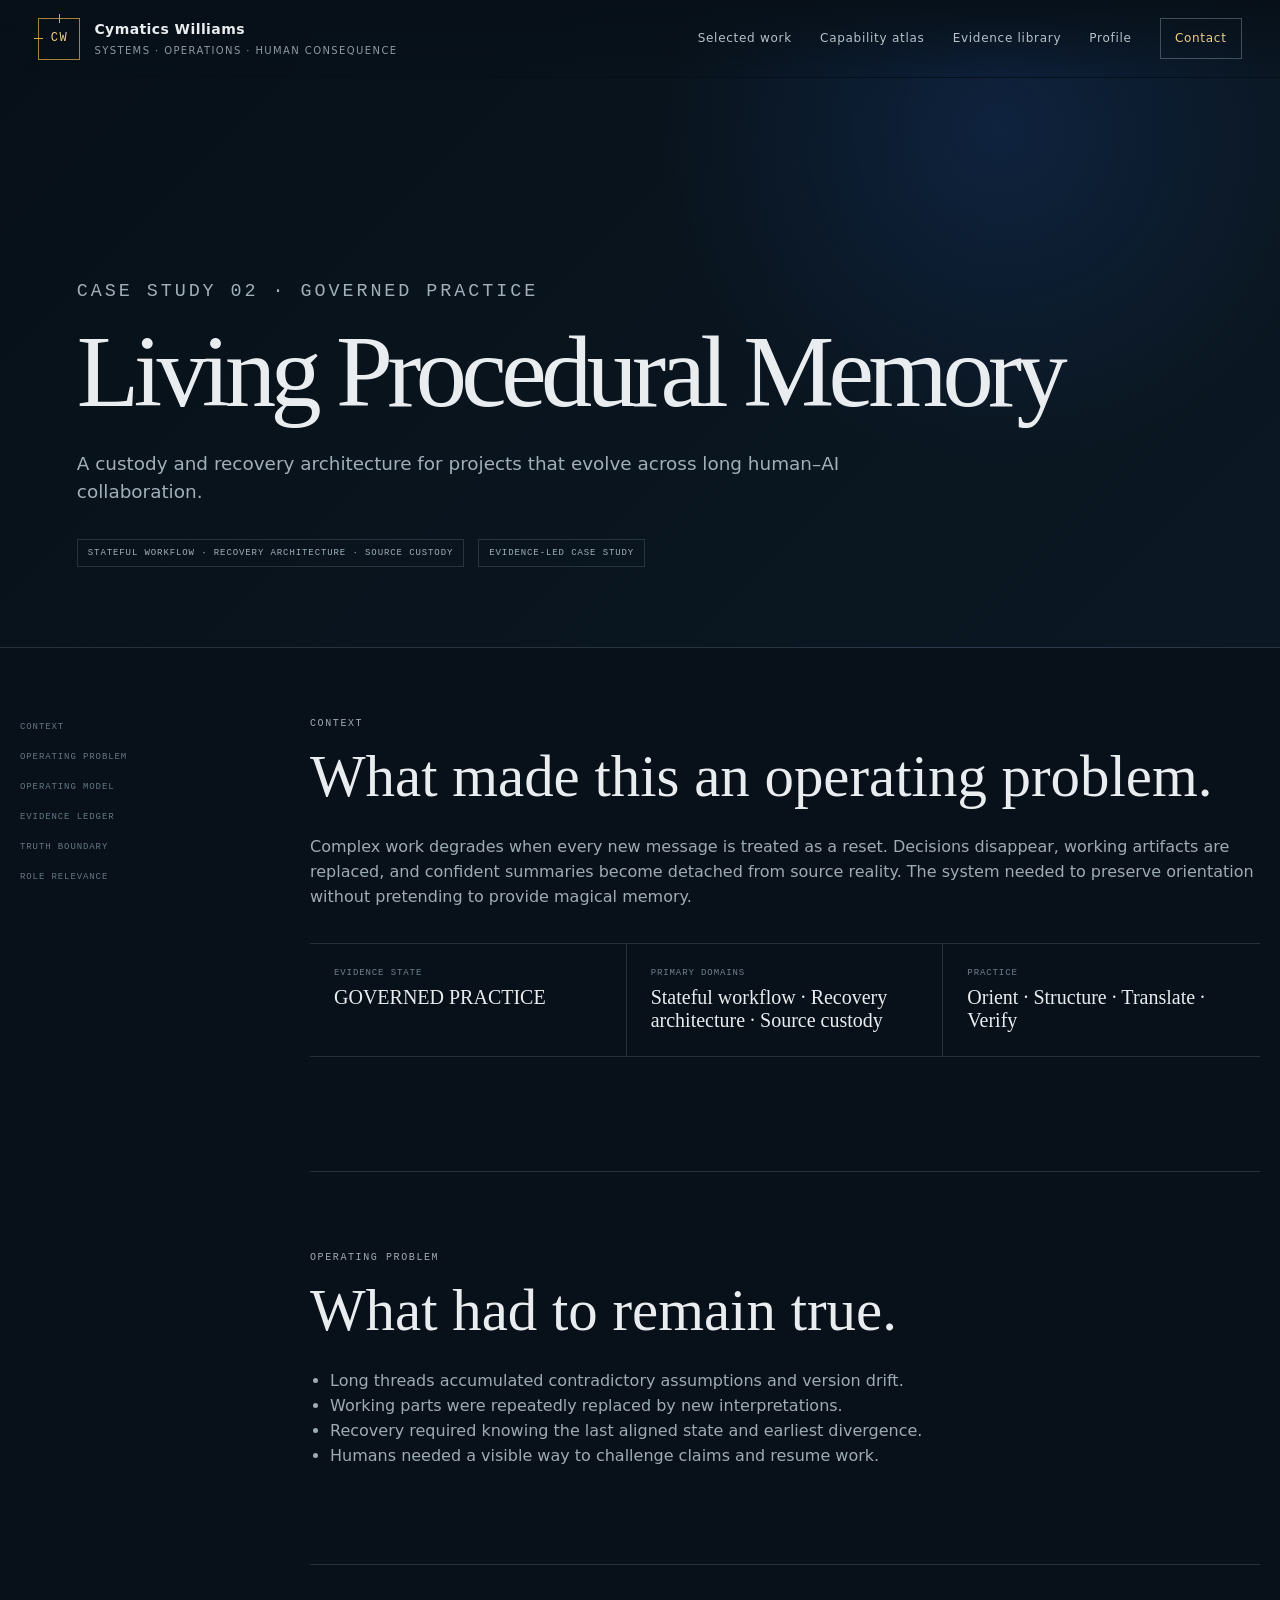
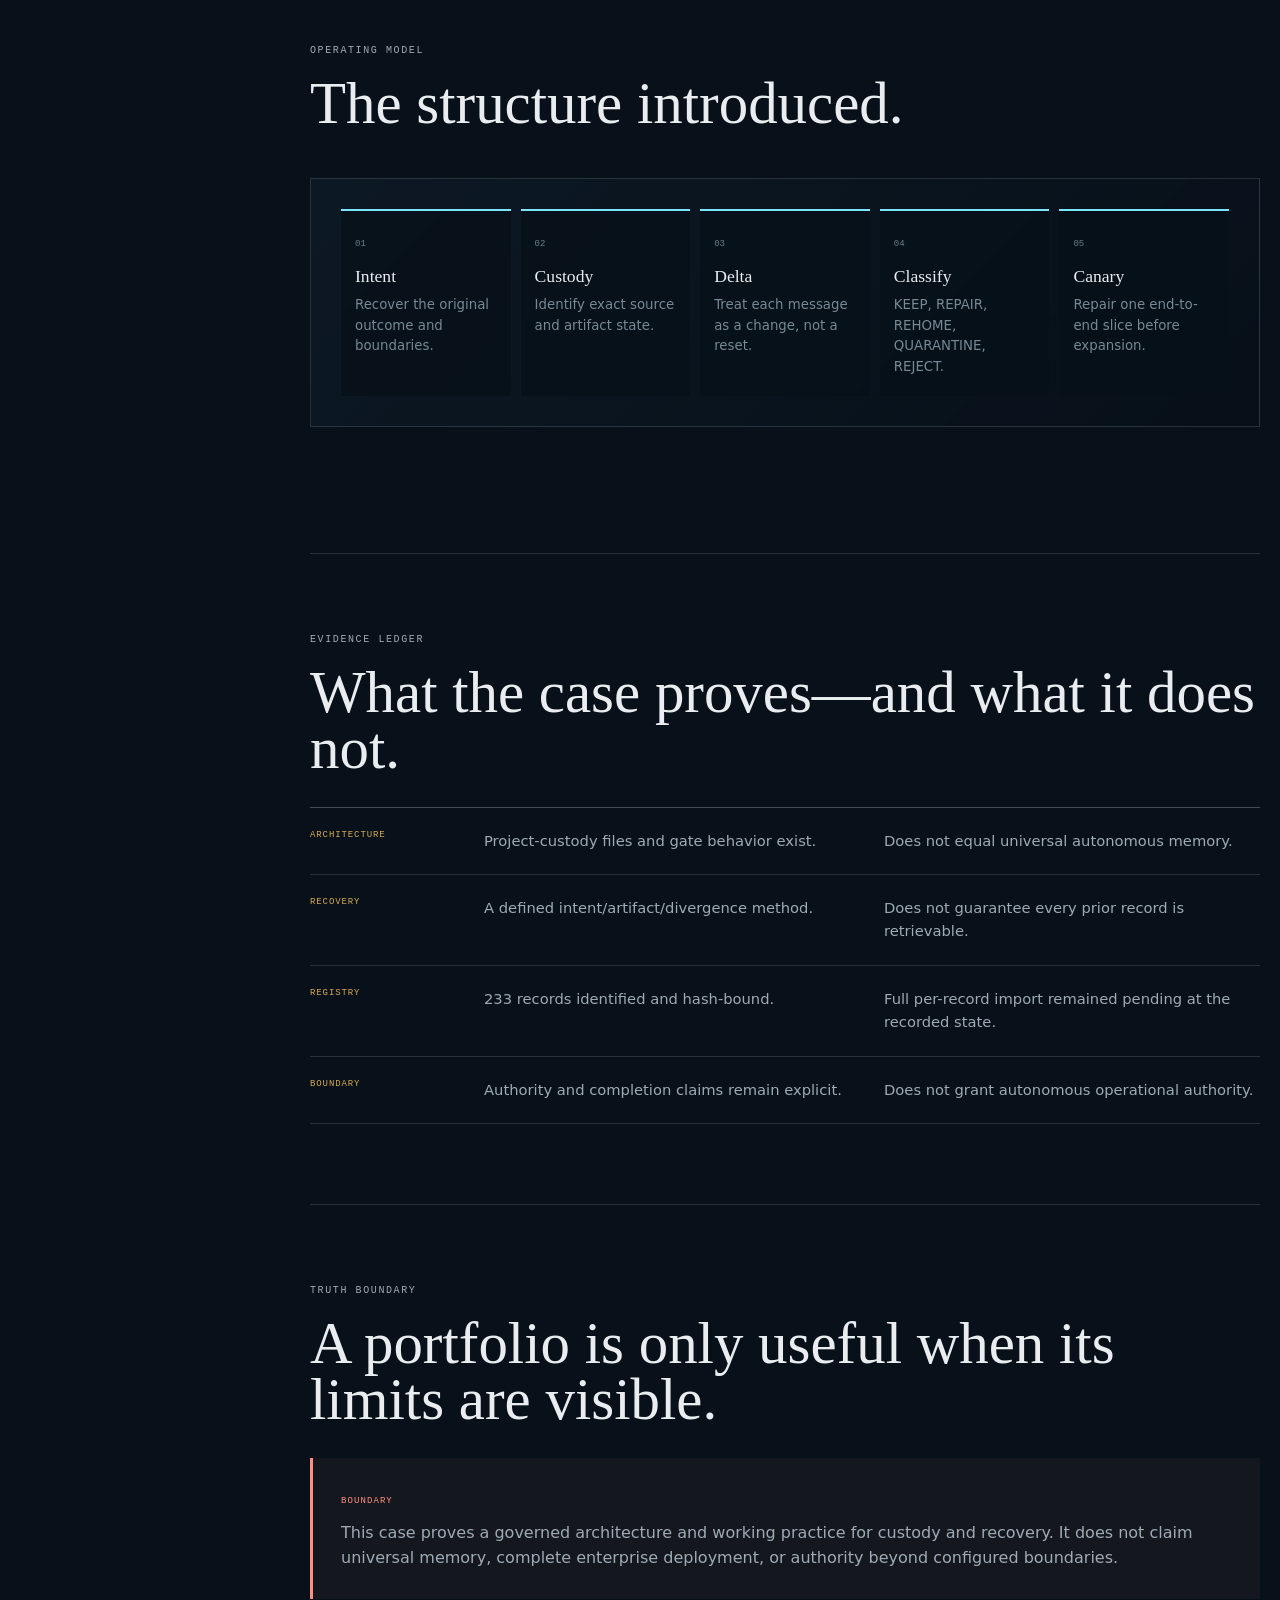
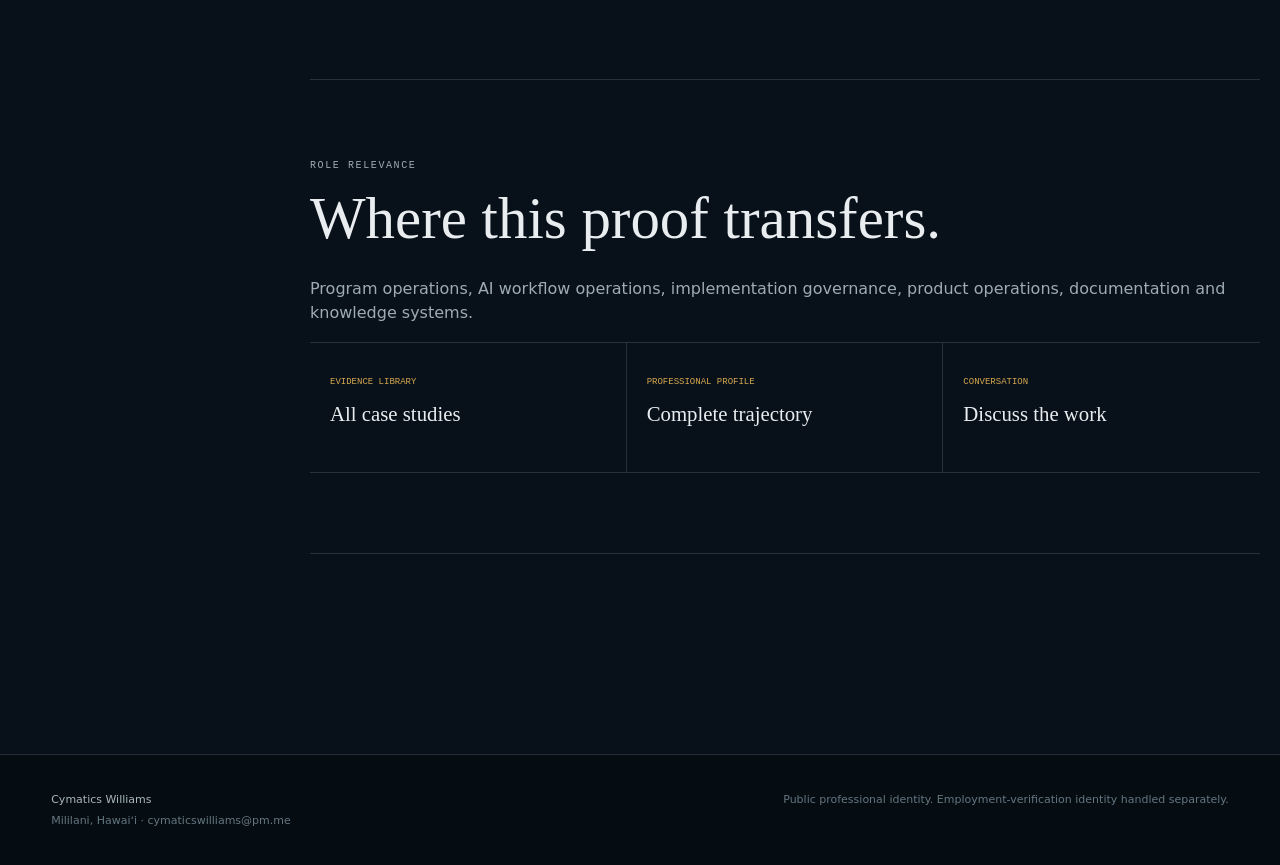
<file: case-studies/living-procedural-memory.html>
<!doctype html><html lang="en"><head><meta charset="utf-8"><meta name="viewport" content="width=device-width,initial-scale=1"><meta name="theme-color" content="#071018"><title>Living Procedural Memory — Cymatics Williams</title><meta name="description" content="A custody and recovery architecture for projects that evolve across long human–AI collaboration."><link rel="icon" href="/assets/mark.svg"><link rel="stylesheet" href="/assets/flagship.css"></head><body class="secondary-page">
<a class="skip-link" href="#main">Skip to content</a>
<header class="site-header" data-header>
  <a class="identity" href="/" aria-label="Cymatics Williams home">
    <span class="identity-mark" aria-hidden="true">CW</span>
    <span><b>Cymatics Williams</b><small>Systems · Operations · Human consequence</small></span>
  </a>
  <button class="nav-toggle" type="button" aria-label="Open navigation menu" aria-expanded="false" aria-controls="site-navigation">
    <span></span><span></span>
  </button>
  <nav class="site-nav" id="site-navigation" aria-label="Primary navigation">
    <a href="/#work">Selected work</a>
    <a href="/#capabilities">Capability atlas</a>
    <a href="/work.html">Evidence library</a>
    <a href="/resume.html">Profile</a>
    <a class="nav-contact" href="mailto:cymaticswilliams@pm.me">Contact</a>
  </nav>
</header>
<div class="page-progress" aria-hidden="true"><span></span></div>
<main id="main"><section class="secondary-hero"><p class="eyebrow">Case study 02 · GOVERNED PRACTICE</p><h1>Living Procedural Memory</h1><p>A custody and recovery architecture for projects that evolve across long human–AI collaboration.</p><div class="secondary-meta"><span>Stateful workflow · Recovery architecture · Source custody</span><span>Evidence-led case study</span></div></section><div class="secondary-layout"><aside class="secondary-toc"><a href="#context">Context</a><a href="#problem">Operating problem</a><a href="#model">Operating model</a><a href="#evidence">Evidence ledger</a><a href="#boundary">Truth boundary</a><a href="#relevance">Role relevance</a></aside><article class="secondary-content"><section class="secondary-section" id="context"><p class="eyebrow">Context</p><h2>What made this an operating problem.</h2><p>Complex work degrades when every new message is treated as a reset. Decisions disappear, working artifacts are replaced, and confident summaries become detached from source reality. The system needed to preserve orientation without pretending to provide magical memory.</p><div class="fact-strip"><div><span>Evidence state</span><b>GOVERNED PRACTICE</b></div><div><span>Primary domains</span><b>Stateful workflow · Recovery architecture · Source custody</b></div><div><span>Practice</span><b>Orient · Structure · Translate · Verify</b></div></div></section><section class="secondary-section" id="problem"><p class="eyebrow">Operating problem</p><h2>What had to remain true.</h2><ul><li>Long threads accumulated contradictory assumptions and version drift.</li><li>Working parts were repeatedly replaced by new interpretations.</li><li>Recovery required knowing the last aligned state and earliest divergence.</li><li>Humans needed a visible way to challenge claims and resume work.</li></ul></section><section class="secondary-section" id="model"><p class="eyebrow">Operating model</p><h2>The structure introduced.</h2><div class="process-diagram"><div class="process-flow"><div><span>01</span><b>Intent</b><small>Recover the original outcome and boundaries.</small></div><div><span>02</span><b>Custody</b><small>Identify exact source and artifact state.</small></div><div><span>03</span><b>Delta</b><small>Treat each message as a change, not a reset.</small></div><div><span>04</span><b>Classify</b><small>KEEP, REPAIR, REHOME, QUARANTINE, REJECT.</small></div><div><span>05</span><b>Canary</b><small>Repair one end-to-end slice before expansion.</small></div></div></div></section><section class="secondary-section" id="evidence"><p class="eyebrow">Evidence ledger</p><h2>What the case proves—and what it does not.</h2><div class="evidence-table"><article><b>Architecture</b><p>Project-custody files and gate behavior exist.</p><p>Does not equal universal autonomous memory.</p></article><article><b>Recovery</b><p>A defined intent/artifact/divergence method.</p><p>Does not guarantee every prior record is retrievable.</p></article><article><b>Registry</b><p>233 records identified and hash-bound.</p><p>Full per-record import remained pending at the recorded state.</p></article><article><b>Boundary</b><p>Authority and completion claims remain explicit.</p><p>Does not grant autonomous operational authority.</p></article></div></section><section class="secondary-section" id="boundary"><p class="eyebrow">Truth boundary</p><h2>A portfolio is only useful when its limits are visible.</h2><div class="proof-boundary"><b>Boundary</b><p>This case proves a governed architecture and working practice for custody and recovery. It does not claim universal memory, complete enterprise deployment, or authority beyond configured boundaries.</p></div></section><section class="secondary-section" id="relevance"><p class="eyebrow">Role relevance</p><h2>Where this proof transfers.</h2><p>Program operations, AI workflow operations, implementation governance, product operations, documentation and knowledge systems.</p><div class="related-links"><a href="/work.html"><span>Evidence library</span><b>All case studies</b></a><a href="/resume.html"><span>Professional profile</span><b>Complete trajectory</b></a><a href="mailto:cymaticswilliams@pm.me"><span>Conversation</span><b>Discuss the work</b></a></div></section></article></div></main>
<footer class="site-footer">
  <div>
    <b>Cymatics Williams</b>
    <span>Mililani, Hawaiʻi · cymaticswilliams@pm.me</span>
  </div>
  <div class="footer-boundary">Public professional identity. Employment-verification identity handled separately.</div>
</footer>
<script src="/assets/flagship.js"></script>
</body></html>
</file>
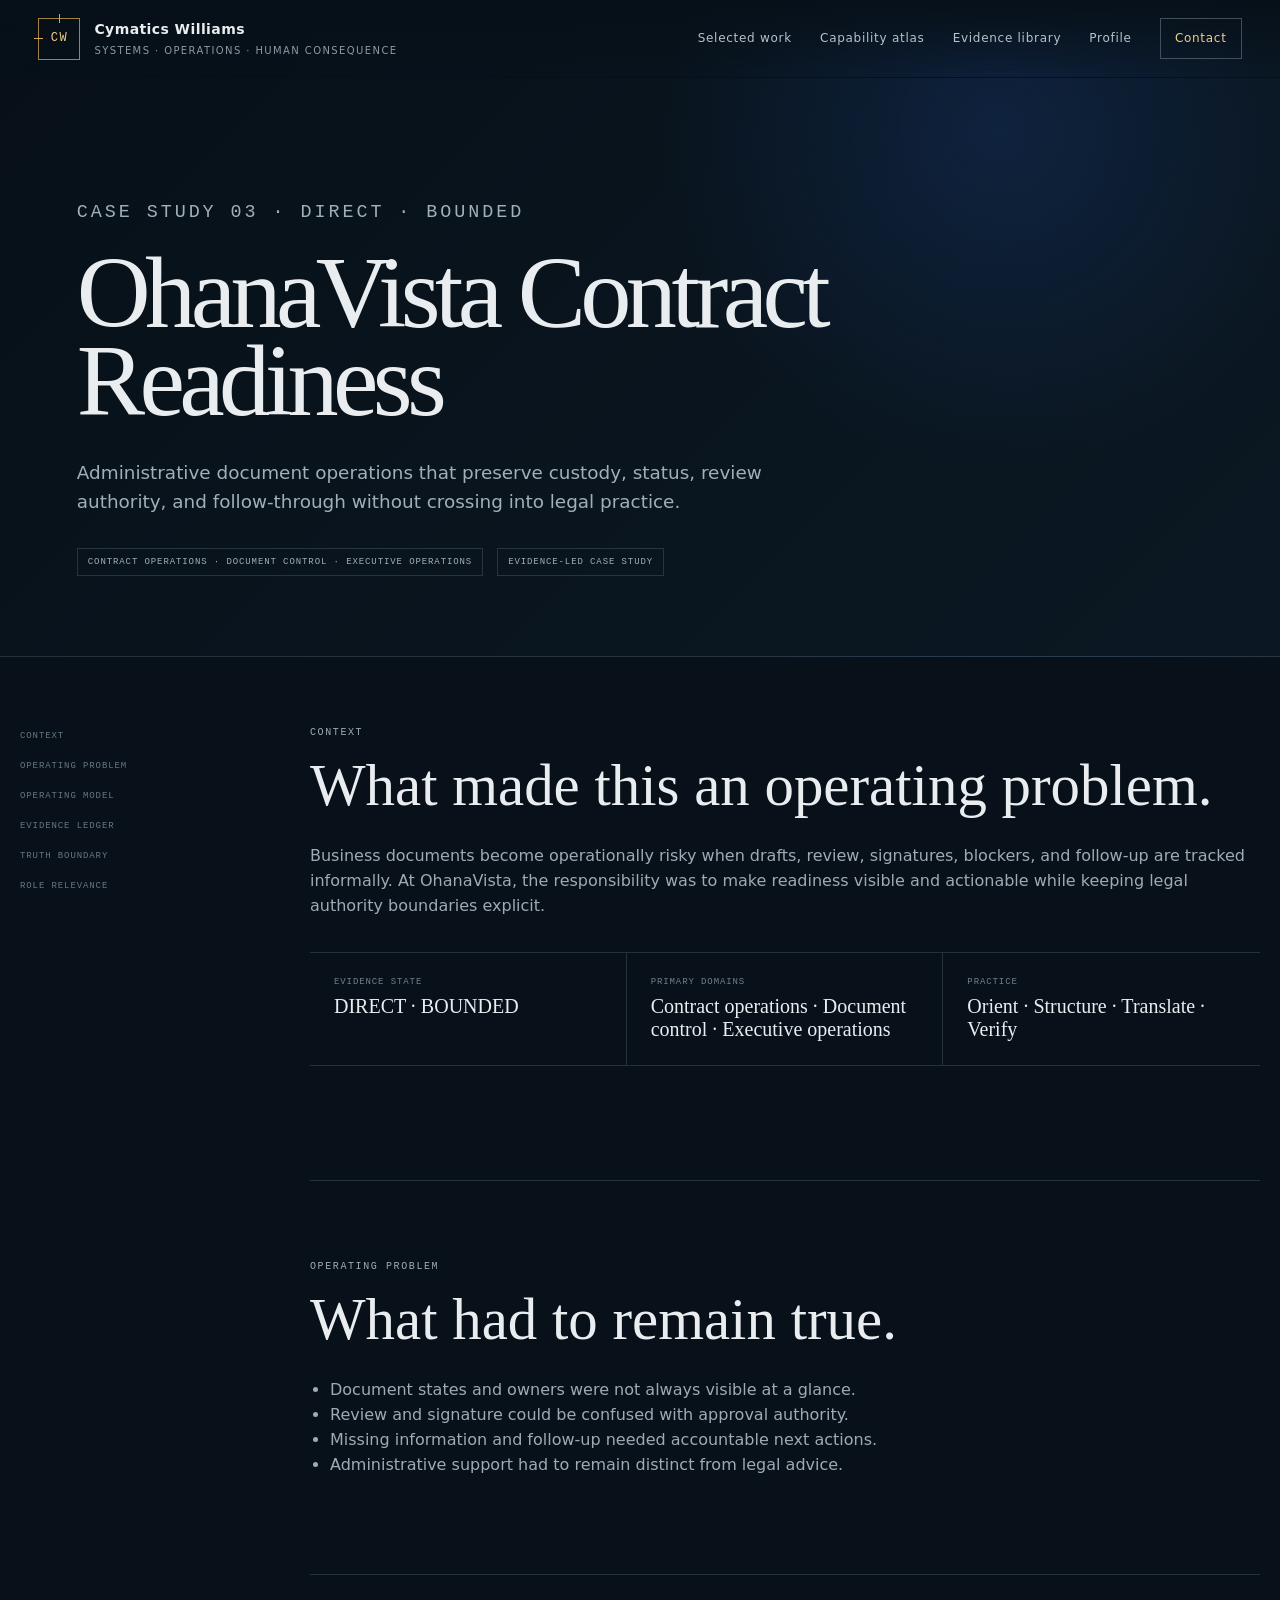
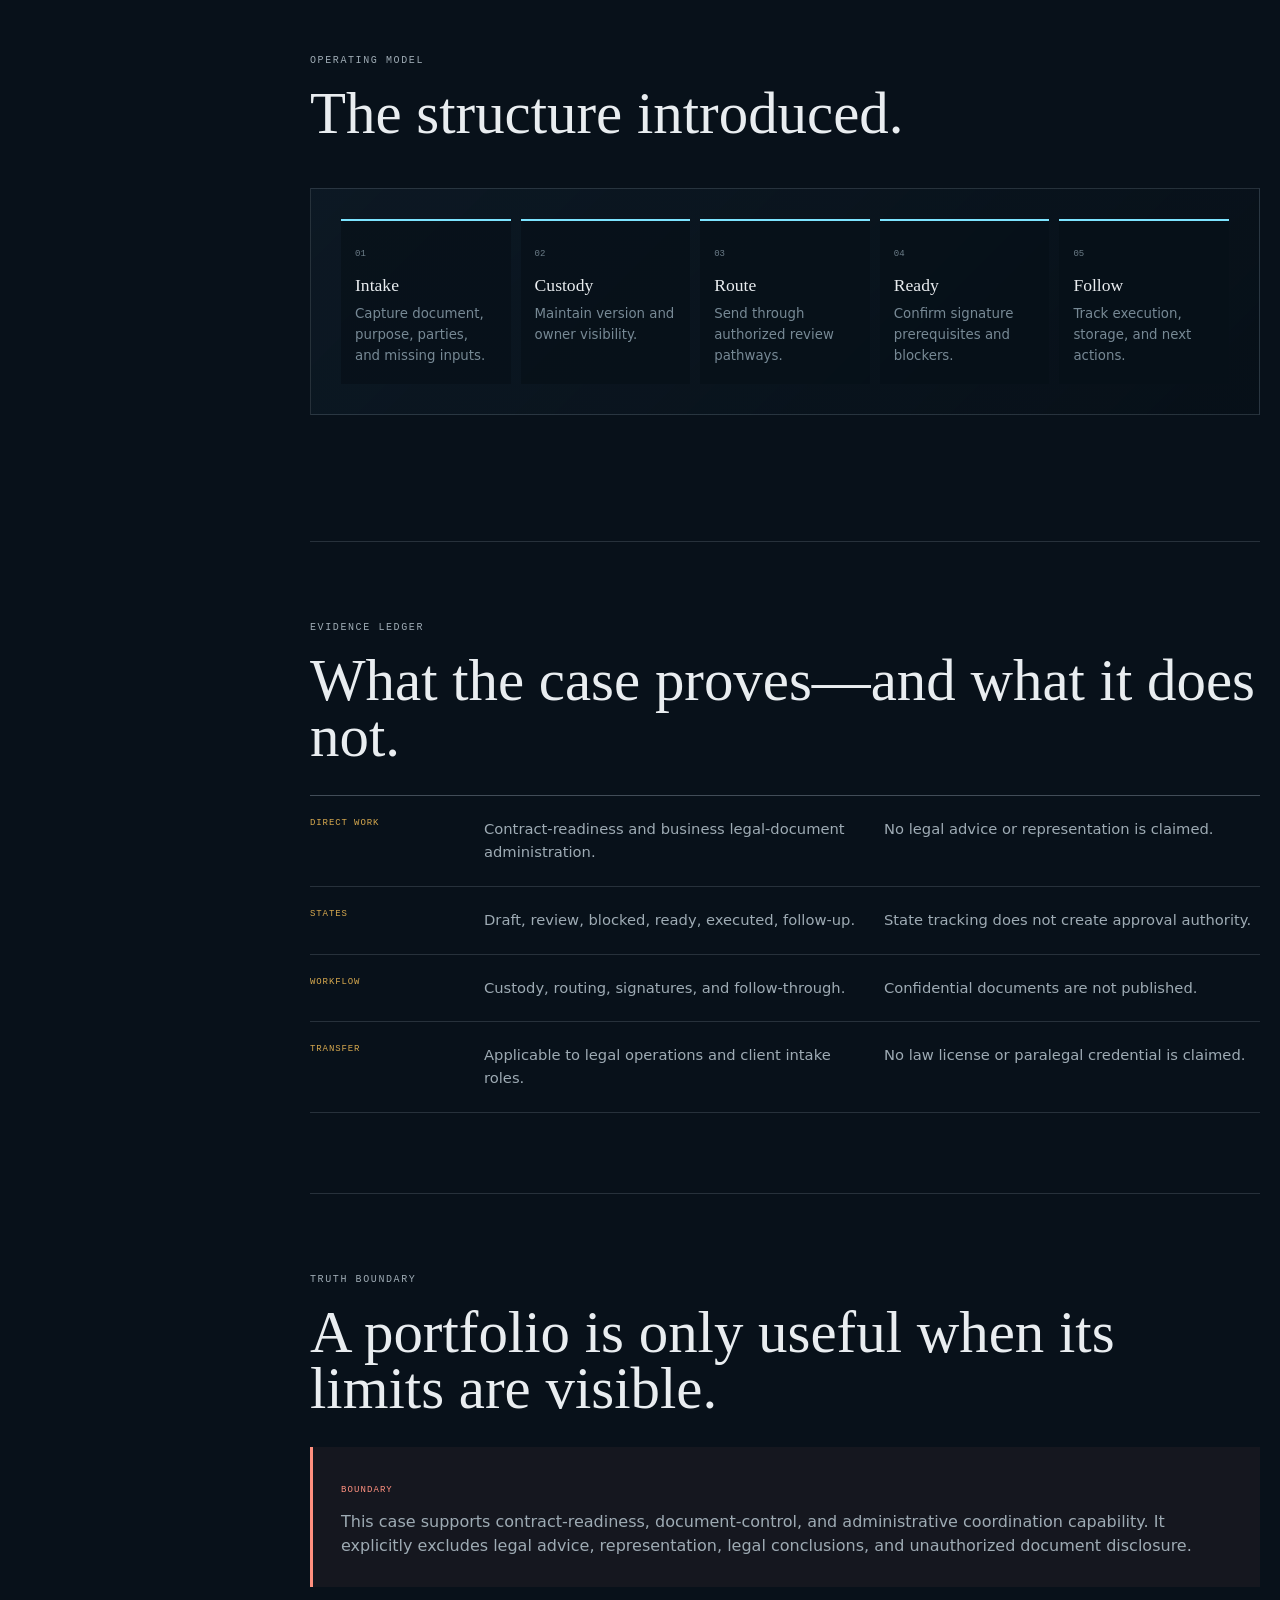
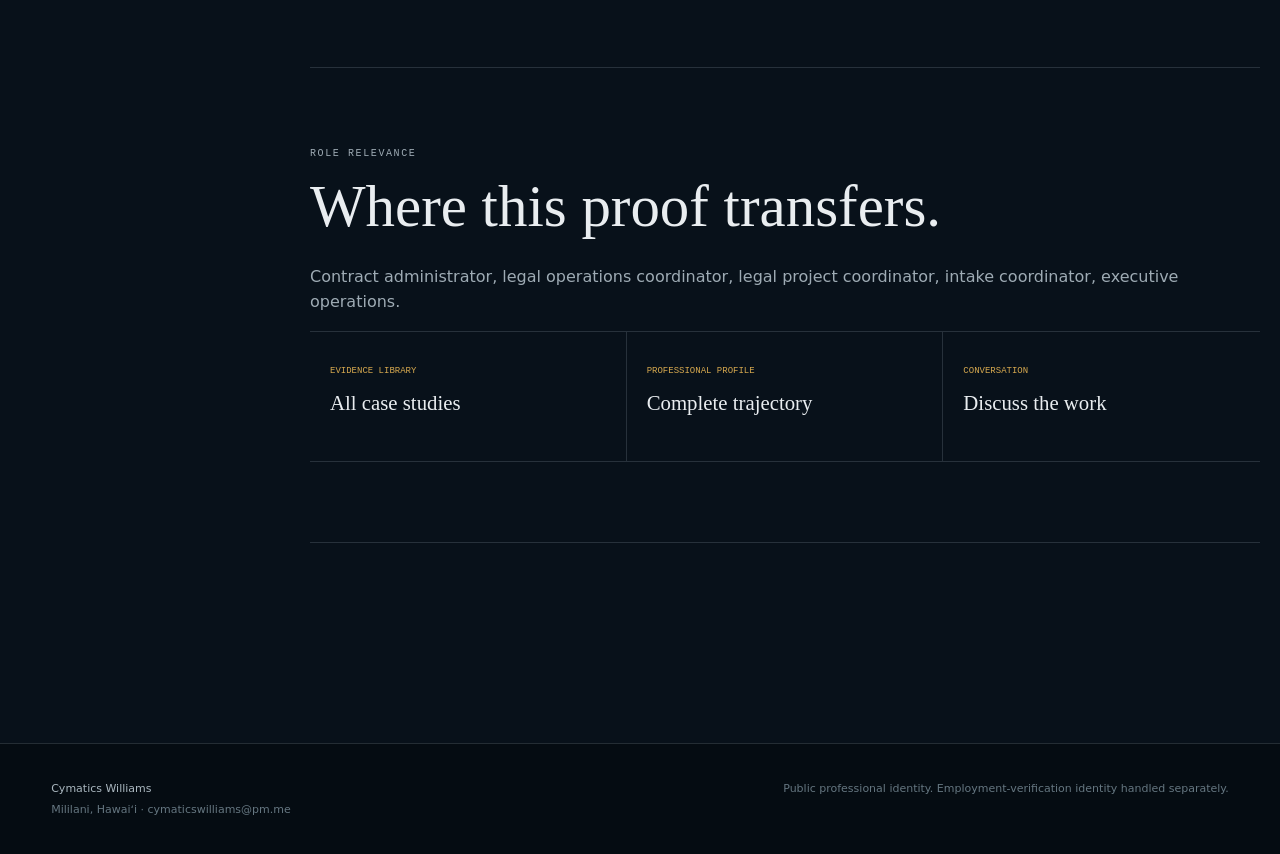
<file: case-studies/ohana-contract-readiness.html>
<!doctype html><html lang="en"><head><meta charset="utf-8"><meta name="viewport" content="width=device-width,initial-scale=1"><meta name="theme-color" content="#071018"><title>OhanaVista Contract Readiness — Cymatics Williams</title><meta name="description" content="Administrative document operations that preserve custody, status, review authority, and follow-through without crossing into legal practice."><link rel="icon" href="/assets/mark.svg"><link rel="stylesheet" href="/assets/flagship.css"></head><body class="secondary-page">
<a class="skip-link" href="#main">Skip to content</a>
<header class="site-header" data-header>
  <a class="identity" href="/" aria-label="Cymatics Williams home">
    <span class="identity-mark" aria-hidden="true">CW</span>
    <span><b>Cymatics Williams</b><small>Systems · Operations · Human consequence</small></span>
  </a>
  <button class="nav-toggle" type="button" aria-label="Open navigation menu" aria-expanded="false" aria-controls="site-navigation">
    <span></span><span></span>
  </button>
  <nav class="site-nav" id="site-navigation" aria-label="Primary navigation">
    <a href="/#work">Selected work</a>
    <a href="/#capabilities">Capability atlas</a>
    <a href="/work.html">Evidence library</a>
    <a href="/resume.html">Profile</a>
    <a class="nav-contact" href="mailto:cymaticswilliams@pm.me">Contact</a>
  </nav>
</header>
<div class="page-progress" aria-hidden="true"><span></span></div>
<main id="main"><section class="secondary-hero"><p class="eyebrow">Case study 03 · DIRECT · BOUNDED</p><h1>OhanaVista Contract Readiness</h1><p>Administrative document operations that preserve custody, status, review authority, and follow-through without crossing into legal practice.</p><div class="secondary-meta"><span>Contract operations · Document control · Executive operations</span><span>Evidence-led case study</span></div></section><div class="secondary-layout"><aside class="secondary-toc"><a href="#context">Context</a><a href="#problem">Operating problem</a><a href="#model">Operating model</a><a href="#evidence">Evidence ledger</a><a href="#boundary">Truth boundary</a><a href="#relevance">Role relevance</a></aside><article class="secondary-content"><section class="secondary-section" id="context"><p class="eyebrow">Context</p><h2>What made this an operating problem.</h2><p>Business documents become operationally risky when drafts, review, signatures, blockers, and follow-up are tracked informally. At OhanaVista, the responsibility was to make readiness visible and actionable while keeping legal authority boundaries explicit.</p><div class="fact-strip"><div><span>Evidence state</span><b>DIRECT · BOUNDED</b></div><div><span>Primary domains</span><b>Contract operations · Document control · Executive operations</b></div><div><span>Practice</span><b>Orient · Structure · Translate · Verify</b></div></div></section><section class="secondary-section" id="problem"><p class="eyebrow">Operating problem</p><h2>What had to remain true.</h2><ul><li>Document states and owners were not always visible at a glance.</li><li>Review and signature could be confused with approval authority.</li><li>Missing information and follow-up needed accountable next actions.</li><li>Administrative support had to remain distinct from legal advice.</li></ul></section><section class="secondary-section" id="model"><p class="eyebrow">Operating model</p><h2>The structure introduced.</h2><div class="process-diagram"><div class="process-flow"><div><span>01</span><b>Intake</b><small>Capture document, purpose, parties, and missing inputs.</small></div><div><span>02</span><b>Custody</b><small>Maintain version and owner visibility.</small></div><div><span>03</span><b>Route</b><small>Send through authorized review pathways.</small></div><div><span>04</span><b>Ready</b><small>Confirm signature prerequisites and blockers.</small></div><div><span>05</span><b>Follow</b><small>Track execution, storage, and next actions.</small></div></div></div></section><section class="secondary-section" id="evidence"><p class="eyebrow">Evidence ledger</p><h2>What the case proves—and what it does not.</h2><div class="evidence-table"><article><b>Direct work</b><p>Contract-readiness and business legal-document administration.</p><p>No legal advice or representation is claimed.</p></article><article><b>States</b><p>Draft, review, blocked, ready, executed, follow-up.</p><p>State tracking does not create approval authority.</p></article><article><b>Workflow</b><p>Custody, routing, signatures, and follow-through.</p><p>Confidential documents are not published.</p></article><article><b>Transfer</b><p>Applicable to legal operations and client intake roles.</p><p>No law license or paralegal credential is claimed.</p></article></div></section><section class="secondary-section" id="boundary"><p class="eyebrow">Truth boundary</p><h2>A portfolio is only useful when its limits are visible.</h2><div class="proof-boundary"><b>Boundary</b><p>This case supports contract-readiness, document-control, and administrative coordination capability. It explicitly excludes legal advice, representation, legal conclusions, and unauthorized document disclosure.</p></div></section><section class="secondary-section" id="relevance"><p class="eyebrow">Role relevance</p><h2>Where this proof transfers.</h2><p>Contract administrator, legal operations coordinator, legal project coordinator, intake coordinator, executive operations.</p><div class="related-links"><a href="/work.html"><span>Evidence library</span><b>All case studies</b></a><a href="/resume.html"><span>Professional profile</span><b>Complete trajectory</b></a><a href="mailto:cymaticswilliams@pm.me"><span>Conversation</span><b>Discuss the work</b></a></div></section></article></div></main>
<footer class="site-footer">
  <div>
    <b>Cymatics Williams</b>
    <span>Mililani, Hawaiʻi · cymaticswilliams@pm.me</span>
  </div>
  <div class="footer-boundary">Public professional identity. Employment-verification identity handled separately.</div>
</footer>
<script src="/assets/flagship.js"></script>
</body></html>
</file>
<file: assets/flagship.css>
:root{
  --ink:#071018;--ink-2:#0a151f;--panel:#0e1b27;--panel-2:#122230;--paper:#e9edf0;--muted:#8d9aa4;--line:rgba(197,216,231,.16);--line-strong:rgba(197,216,231,.3);--gold:#d7a94f;--gold-soft:#f0cf86;--cyan:#7de4ff;--blue:#2f77ff;--green:#7ee0b8;--red:#ff907f;--display:"Iowan Old Style","Palatino Linotype","Book Antiqua",Georgia,serif;--sans:"Aptos","Segoe UI",system-ui,-apple-system,sans-serif;--mono:"Cascadia Code","SFMono-Regular",Consolas,monospace;--header:78px;--max:1600px
}
*{box-sizing:border-box}html{scroll-behavior:smooth;background:var(--ink)}body{margin:0;background:var(--ink);color:var(--paper);font-family:var(--sans);font-size:16px;line-height:1.55;overflow-x:hidden}a{color:inherit;text-decoration:none}button{font:inherit}.skip-link{position:fixed;left:16px;top:-80px;z-index:1000;background:var(--paper);color:var(--ink);padding:12px 16px}.skip-link:focus{top:16px}.site-header{height:var(--header);position:fixed;z-index:100;left:0;right:0;top:0;display:flex;align-items:center;justify-content:space-between;padding:0 clamp(20px,3vw,52px);border-bottom:1px solid transparent;transition:.35s;background:linear-gradient(to bottom,rgba(7,16,24,.92),rgba(7,16,24,.5),transparent);backdrop-filter:blur(14px)}.site-header.scrolled{border-color:var(--line);background:rgba(7,16,24,.88)}.identity{display:flex;align-items:center;gap:14px;min-width:230px}.identity-mark{width:42px;height:42px;border:1px solid rgba(215,169,79,.75);display:grid;place-items:center;color:var(--gold-soft);font-family:var(--mono);font-size:12px;letter-spacing:.12em;position:relative}.identity-mark:before,.identity-mark:after{content:"";position:absolute;background:var(--gold)}.identity-mark:before{width:9px;height:1px;left:-5px}.identity-mark:after{height:9px;width:1px;top:-5px}.identity b{display:block;font-size:14px;letter-spacing:.03em}.identity small{display:block;color:var(--muted);font-size:10px;text-transform:uppercase;letter-spacing:.14em;margin-top:2px}.site-nav{display:flex;align-items:center;gap:clamp(20px,2.2vw,38px);font-size:12px;letter-spacing:.06em}.site-nav a{color:#b7c2ca;transition:.2s}.site-nav a:hover,.site-nav a:focus{color:white}.site-nav .nav-contact{border:1px solid var(--line-strong);padding:10px 14px;color:var(--gold-soft)}.nav-toggle{display:none;background:none;border:0;padding:10px;color:white}.nav-toggle span{display:block;width:24px;height:1px;background:currentColor;margin:6px}.page-progress{position:fixed;z-index:120;top:0;left:0;right:0;height:2px;background:transparent}.page-progress span{display:block;width:0;height:100%;background:linear-gradient(90deg,var(--cyan),var(--gold));box-shadow:0 0 12px var(--cyan)}
.hero{position:relative;min-height:100svh;padding:calc(var(--header) + 7vh) clamp(20px,4vw,72px) 32px;display:grid;align-items:center;isolation:isolate;overflow:hidden;background:radial-gradient(ellipse at 72% 43%,rgba(47,119,255,.18),transparent 36%),radial-gradient(ellipse at 58% 70%,rgba(125,228,255,.08),transparent 38%),linear-gradient(#071018 0%,#08141e 58%,#050b10 100%)}.world-canvas{position:absolute;inset:0;width:100%;height:100%;z-index:-3;opacity:.8}.hero:after{content:"";position:absolute;inset:0;z-index:-2;background:linear-gradient(90deg,rgba(7,16,24,.98) 0%,rgba(7,16,24,.65) 42%,rgba(7,16,24,.06) 72%,rgba(7,16,24,.3) 100%)}.hero-horizon{position:absolute;z-index:-1;left:0;right:0;top:68%;height:1px;background:linear-gradient(90deg,transparent 8%,rgba(125,228,255,.25),rgba(125,228,255,.9) 65%,transparent 95%);box-shadow:0 0 36px 6px rgba(47,119,255,.28)}.hero-horizon:after{content:"";position:absolute;left:45%;right:0;top:0;height:280px;transform-origin:top;transform:perspective(600px) rotateX(72deg);background-image:linear-gradient(rgba(125,228,255,.09) 1px,transparent 1px),linear-gradient(90deg,rgba(125,228,255,.09) 1px,transparent 1px);background-size:44px 44px;mask-image:linear-gradient(to bottom,rgba(0,0,0,.9),transparent 75%)}.hero-layout{width:min(var(--max),100%);margin:auto;display:grid;grid-template-columns:minmax(0,1.06fr) minmax(420px,.94fr);gap:clamp(40px,7vw,120px);align-items:center}.kicker{display:flex;gap:16px;flex-wrap:wrap;font:10px/1.3 var(--mono);letter-spacing:.12em;text-transform:uppercase;color:var(--cyan);margin:0 0 30px}.kicker span+span{color:var(--muted)}.hero h1{font:400 clamp(4.1rem,7.4vw,9.2rem)/.86 var(--display);letter-spacing:-.055em;max-width:1050px;margin:0}.hero h1 em{font-style:italic;color:var(--gold-soft)}.hero-lede{font-size:clamp(1.05rem,1.35vw,1.35rem);line-height:1.55;color:#b4c0c8;max-width:720px;margin:34px 0 0}.hero-actions{display:flex;gap:14px;flex-wrap:wrap;margin-top:36px}.button{display:inline-flex;align-items:center;justify-content:center;min-height:48px;padding:0 20px;border:1px solid var(--line-strong);background:transparent;color:inherit;font-size:12px;letter-spacing:.06em;transition:.25s;cursor:pointer}.button:hover{transform:translateY(-2px);border-color:var(--cyan)}.button-primary{background:var(--gold);border-color:var(--gold);color:#071018;font-weight:700}.button-quiet{background:rgba(8,18,27,.55);backdrop-filter:blur(10px)}.hero-object{width:min(46vw,620px);aspect-ratio:1;justify-self:end;position:relative;display:grid;place-items:center;filter:drop-shadow(0 30px 80px rgba(0,0,0,.5))}.object-sun{position:absolute;width:25%;aspect-ratio:1;border-radius:50%;background:radial-gradient(circle at 40% 38%,white 0 6%,#b8f3ff 16%,#6bcaff 34%,#296dff 63%,rgba(47,119,255,.08) 72%);box-shadow:0 0 22px white,0 0 70px 18px rgba(47,119,255,.55),0 0 160px 60px rgba(47,119,255,.22)}.object-ring{position:absolute;border:1px solid rgba(125,228,255,.28);border-radius:50%;transform:rotateX(66deg) rotateZ(-12deg)}.ring-a{width:71%;height:71%;box-shadow:0 0 28px rgba(125,228,255,.06) inset}.ring-b{width:91%;height:40%;transform:rotateY(58deg) rotateZ(22deg);border-color:rgba(215,169,79,.28)}.object-axis{position:absolute;background:linear-gradient(90deg,transparent,rgba(125,228,255,.18),transparent)}.axis-x{width:96%;height:1px}.axis-y{width:1px;height:96%;background:linear-gradient(transparent,rgba(125,228,255,.18),transparent)}.object-label{position:absolute;font:9px var(--mono);letter-spacing:.14em;text-transform:uppercase;color:#b7c6d0;padding:6px 8px;border:1px solid var(--line);background:rgba(7,16,24,.72);backdrop-filter:blur(10px)}.label-human{left:3%;top:23%}.label-reality{left:0;bottom:21%}.label-system{left:50%;top:4%;transform:translateX(-50%)}.label-authority{right:2%;top:24%}.label-evidence{right:0;bottom:22%}.label-outcome{left:50%;bottom:2%;transform:translateX(-50%)}.object-core{position:absolute;top:62%;left:50%;transform:translateX(-50%);width:58%;text-align:center}.object-core span{display:block;font:9px var(--mono);letter-spacing:.16em;text-transform:uppercase;color:var(--cyan)}.object-core b{display:block;font:400 clamp(1.1rem,1.7vw,1.8rem)/1.15 var(--display);margin-top:8px}.hero-footer{position:absolute;left:clamp(20px,4vw,72px);right:clamp(20px,4vw,72px);bottom:24px;display:flex;justify-content:space-between;gap:20px;font:9px var(--mono);letter-spacing:.1em;text-transform:uppercase;color:#687783}.hero-proof{color:#91a6b3}
.world-shell{width:min(var(--max),100%);margin:0 auto;display:grid;grid-template-columns:145px minmax(0,780px) minmax(340px,1fr);gap:clamp(28px,4vw,72px);padding:0 clamp(20px,3vw,52px);position:relative}.chapter-rail{position:sticky;top:calc(var(--header) + 32px);height:calc(100vh - var(--header) - 64px);align-self:start;padding:30px 0;display:flex;flex-direction:column;justify-content:space-between;border-right:1px solid var(--line)}.chapter-rail ol{list-style:none;margin:0;padding:0}.chapter-rail li{margin:0 0 14px}.chapter-rail a{display:grid;grid-template-columns:24px 1fr;gap:10px;align-items:center;color:#657581;font:10px var(--mono);letter-spacing:.08em;text-transform:uppercase;transition:.25s}.chapter-rail a span{color:#4f6170}.chapter-rail a.active,.chapter-rail a:hover{color:var(--paper)}.chapter-rail a.active span{color:var(--gold)}.rail-readout{display:flex;flex-direction:column;gap:6px;font:9px var(--mono);letter-spacing:.1em;color:#596a76}.rail-readout b{color:var(--cyan);font-weight:400}.story-column{min-width:0}.chapter{position:relative;padding:clamp(110px,15vh,190px) 0;border-bottom:1px solid var(--line)}.chapter-number{position:absolute;right:0;top:70px;font:700 clamp(5rem,11vw,10rem)/1 var(--mono);letter-spacing:-.08em;color:transparent;-webkit-text-stroke:1px rgba(197,216,231,.08);user-select:none}.eyebrow{margin:0 0 20px;font:10px var(--mono);letter-spacing:.16em;text-transform:uppercase;color:var(--gold)}.chapter h2{font:400 clamp(3rem,5.2vw,6.4rem)/.94 var(--display);letter-spacing:-.045em;margin:0;max-width:920px}.chapter-intro{max-width:720px;color:#9caab4;font-size:1.1rem;margin:28px 0 0}.position-manifesto{margin:58px 0 0;display:grid;grid-template-columns:1fr 1fr;gap:42px;border-top:1px solid var(--line);padding-top:34px}.position-manifesto p{font-size:1.1rem;color:#9fadb7;margin:0}.position-manifesto strong{color:var(--paper);font-weight:600}.position-chapter blockquote{margin:90px 0 0;padding:42px 0 0;border-top:1px solid rgba(215,169,79,.35);font:italic 400 clamp(2rem,3.3vw,4rem)/1.15 var(--display);color:var(--gold-soft)}.practice-sequence{margin-top:64px;border-top:1px solid var(--line)}.practice-sequence article{display:grid;grid-template-columns:70px 180px 1fr;gap:24px;padding:28px 0;border-bottom:1px solid var(--line);align-items:baseline}.practice-sequence span{font:11px var(--mono);color:var(--gold)}.practice-sequence h3{font:400 1.6rem var(--display);margin:0}.practice-sequence p{margin:0;color:#9ba8b2;max-width:620px}.practice-note{margin-top:44px;display:grid;grid-template-columns:150px 1fr;gap:24px;padding:24px 0;border-top:1px solid var(--line);border-bottom:1px solid var(--line)}.practice-note b{font:10px var(--mono);text-transform:uppercase;letter-spacing:.12em;color:var(--cyan)}.practice-note span{font:italic 1.15rem var(--display);color:#ccd5da}
.feature-case{position:relative;margin-top:58px;min-height:520px;border-top:1px solid var(--line-strong);border-bottom:1px solid var(--line-strong);display:grid;grid-template-columns:82px minmax(0,1fr) minmax(280px,.78fr);gap:30px;align-items:center;padding:52px 0;isolation:isolate}.feature-case:before{content:"";position:absolute;inset:0;z-index:-1;background:linear-gradient(90deg,rgba(18,34,48,.46),transparent 64%);opacity:.7}.case-link{position:absolute;inset:0;z-index:3}.case-index{font:700 11px var(--mono);color:var(--gold);align-self:start}.case-meta{display:flex;gap:10px;flex-wrap:wrap;font:9px var(--mono);letter-spacing:.1em;text-transform:uppercase;color:#72838e}.case-meta span:first-child{color:var(--green)}.case-copy h3,.secondary-case h3,.wide-case h3{font:400 clamp(2.4rem,4.1vw,4.6rem)/.95 var(--display);letter-spacing:-.035em;margin:20px 0}.case-copy p,.secondary-case p,.wide-case p{color:#9facb6;font-size:1.02rem}.case-proof-line{display:flex;gap:12px;flex-wrap:wrap;margin-top:28px}.case-proof-line span{font:9px var(--mono);letter-spacing:.08em;text-transform:uppercase;padding:7px 9px;border:1px solid var(--line);color:#a9b6bf}.preflight-visual{align-self:stretch;display:flex;flex-direction:column;justify-content:center;border-left:1px solid var(--line);padding-left:28px}.preflight-visual div{display:grid;grid-template-columns:28px 1fr auto;gap:10px;padding:14px 0;border-bottom:1px solid var(--line);align-items:center}.preflight-visual span{font:9px var(--mono);color:#60717d}.preflight-visual b{font-size:12px;font-weight:500}.preflight-visual em{font:9px var(--mono);font-style:normal;color:var(--green)}.preflight-visual div:last-child em{color:var(--gold)}.memory-visual{height:360px;position:relative}.memory-thread{position:absolute;left:50%;top:8%;bottom:8%;width:1px;background:linear-gradient(var(--gold),var(--cyan),var(--blue));box-shadow:0 0 20px var(--blue)}.memory-node{position:absolute;font:9px var(--mono);letter-spacing:.1em;text-transform:uppercase;color:#c4d0d7;border:1px solid var(--line-strong);background:#0b1722;padding:8px 10px}.memory-node:before{content:"";position:absolute;width:52px;height:1px;background:var(--line-strong);top:50%}.memory-node:nth-of-type(odd){right:49%}.memory-node:nth-of-type(odd):before{left:100%}.memory-node:nth-of-type(even){left:51%}.memory-node:nth-of-type(even):before{right:100%}.n1{top:5%}.n2{top:25%}.n3{top:45%}.n4{top:65%}.n5{top:85%}.case-pair{display:grid;grid-template-columns:1fr 1fr;border-bottom:1px solid var(--line-strong)}.secondary-case{position:relative;min-height:390px;padding:46px 42px 46px 0;border-right:1px solid var(--line);transition:.25s}.secondary-case+article{padding-left:42px;padding-right:0;border-right:0}.secondary-case:hover{background:linear-gradient(135deg,rgba(18,34,48,.38),transparent)}.secondary-case h3{font-size:clamp(2rem,3vw,3.3rem)}.text-link{display:inline-block;margin-top:26px;font:10px var(--mono);letter-spacing:.1em;text-transform:uppercase;color:var(--gold)}.wide-case{position:relative;display:grid;grid-template-columns:90px 1.35fr .7fr;gap:28px;align-items:center;padding:50px 0;border-bottom:1px solid var(--line-strong)}.wide-case h3{font-size:clamp(2.2rem,3.8vw,4rem);margin-top:0}.wide-case-stat{border-left:1px solid var(--line);padding-left:28px}.wide-case-stat strong{display:block;font:400 4.6rem/1 var(--display);color:var(--gold-soft)}.wide-case-stat span{display:block;color:#83929d;font-size:.85rem;margin-top:10px}.section-link{display:flex;justify-content:space-between;align-items:center;margin-top:36px;padding:20px 0;border-bottom:1px solid var(--line);font:10px var(--mono);letter-spacing:.1em;text-transform:uppercase;color:#bac5cc}.section-link span{color:var(--gold);font-size:18px}
.capability-atlas{position:relative;aspect-ratio:1.4;margin:70px 0 40px;min-height:560px}.atlas-lines{position:absolute;inset:0;width:100%;height:100%;overflow:visible}.atlas-lines path{fill:none;stroke:rgba(125,228,255,.2);stroke-width:1;stroke-dasharray:3 6}.atlas-core{position:absolute;left:50%;top:50%;transform:translate(-50%,-50%);width:300px;aspect-ratio:1;border-radius:50%;display:flex;flex-direction:column;justify-content:center;text-align:center;padding:40px;border:1px solid rgba(215,169,79,.46);background:radial-gradient(circle,rgba(47,119,255,.18),rgba(7,16,24,.94) 65%);box-shadow:0 0 80px rgba(47,119,255,.12)}.atlas-core span{font:9px var(--mono);letter-spacing:.12em;text-transform:uppercase;color:var(--gold)}.atlas-core strong{font:400 1.65rem/1.15 var(--display);margin-top:12px}.atlas-node{position:absolute;width:180px;padding:12px 0;border-top:1px solid var(--line-strong);border-bottom:1px solid var(--line);background:rgba(7,16,24,.75)}.atlas-node b{display:block;font:500 12px var(--sans)}.atlas-node span{font:9px var(--mono);color:var(--cyan);text-transform:uppercase;letter-spacing:.1em}.atlas-n1{left:0;top:8%}.atlas-n2{left:50%;top:0;transform:translateX(-50%);text-align:center}.atlas-n3{right:0;top:8%;text-align:right}.atlas-n4{right:0;top:46%;text-align:right}.atlas-n5{right:8%;bottom:2%;text-align:right}.atlas-n6{left:8%;bottom:2%}.atlas-n7{left:0;top:46%}.proof-roadmap{margin-top:66px;border-top:1px solid var(--line-strong)}.roadmap-head,.proof-roadmap article{display:grid;grid-template-columns:1fr 120px;gap:20px;align-items:center;border-bottom:1px solid var(--line);padding:22px 0}.roadmap-head{font:9px var(--mono);letter-spacing:.12em;text-transform:uppercase;color:#697b87;padding:14px 0}.roadmap-head span:last-child{text-align:right}.proof-roadmap article b{display:block;font:500 1rem}.proof-roadmap article span{display:block;color:#7f909b;font-size:.87rem;margin-top:4px}.proof-roadmap em{font:9px var(--mono);font-style:normal;text-align:right;letter-spacing:.08em}.status-building{color:var(--gold)}.status-next{color:var(--cyan)}.status-proven{color:var(--green)}.boundary-statement{display:grid;grid-template-columns:180px 1fr;gap:30px;margin-top:44px;padding:30px 0;border-top:1px solid rgba(255,144,127,.3);border-bottom:1px solid rgba(255,144,127,.3)}.boundary-statement span{font:9px var(--mono);letter-spacing:.12em;text-transform:uppercase;color:var(--red)}.boundary-statement p{margin:0;color:#9facb6}
.trajectory-line{margin-top:64px;position:relative}.trajectory-line:before{content:"";position:absolute;left:112px;top:0;bottom:0;width:1px;background:linear-gradient(var(--gold),var(--cyan),rgba(125,228,255,.05))}.trajectory-line article{display:grid;grid-template-columns:90px 1fr;gap:44px;padding:0 0 58px;position:relative}.trajectory-line article:before{content:"";position:absolute;left:108px;top:8px;width:9px;height:9px;border:1px solid var(--gold);background:var(--ink);transform:rotate(45deg)}.trajectory-line time{font:9px var(--mono);letter-spacing:.08em;color:#71828e;padding-top:4px}.trajectory-line article span{font:9px var(--mono);text-transform:uppercase;letter-spacing:.12em;color:var(--gold)}.trajectory-line h3{font:400 clamp(1.8rem,3vw,3.1rem)/1 var(--display);margin:8px 0 14px}.trajectory-line p{margin:0;color:#93a2ad;max-width:650px}.contact-chapter{min-height:90vh;display:flex;flex-direction:column;justify-content:center}.contact-lede{font-size:1.15rem;color:#9aa9b3;max-width:720px;margin:32px 0 0}.contact-actions{margin-top:60px;border-top:1px solid var(--line-strong)}.contact-actions a{display:grid;grid-template-columns:110px 1fr 30px;gap:24px;align-items:center;padding:24px 0;border-bottom:1px solid var(--line);transition:.25s}.contact-actions a:hover{padding-left:12px;color:white}.contact-actions span{font:9px var(--mono);text-transform:uppercase;letter-spacing:.12em;color:var(--gold)}.contact-actions b{font:400 clamp(1.4rem,2.2vw,2.3rem) var(--display)}.contact-actions em{font-style:normal;color:var(--cyan)}
.world-stage{position:sticky;top:calc(var(--header) + 32px);height:calc(100vh - var(--header) - 64px);align-self:start;padding:30px 0}.stage-shell{height:100%;border-left:1px solid var(--line);padding-left:clamp(24px,3vw,48px);display:flex;flex-direction:column;justify-content:center}.stage-meta{display:flex;justify-content:space-between;font:9px var(--mono);letter-spacing:.1em;color:#5e707c;margin-bottom:18px}.stage-meta b{color:var(--cyan);font-weight:400}.stage-model{position:relative;width:min(100%,420px);aspect-ratio:1;margin:auto}.stage-model svg{position:absolute;inset:0;width:100%;height:100%}.stage-orbit{fill:none;stroke:rgba(125,228,255,.12);stroke-width:1;stroke-dasharray:3 7;transform-origin:center}.orbit-inner{stroke:rgba(215,169,79,.16)}.stage-connector{fill:none;stroke:rgba(143,166,180,.16);stroke-width:1;transition:.45s}.stage-connector.active{stroke:var(--cyan);filter:drop-shadow(0 0 5px rgba(125,228,255,.7))}.stage-node{position:absolute;width:74px;height:74px;border-radius:50%;border:1px solid var(--line-strong);background:rgba(8,18,27,.9);color:#61737f;font:9px var(--mono);text-transform:uppercase;letter-spacing:.07em;display:grid;place-items:center;transition:.45s}.stage-node.active{color:var(--paper);border-color:var(--gold);box-shadow:0 0 0 7px rgba(215,169,79,.05),0 0 32px rgba(47,119,255,.16)}.node-human{left:1%;top:12%}.node-reality{left:4%;bottom:11%}.node-system{left:50%;top:50%;transform:translate(-50%,-50%);width:88px;height:88px}.node-authority{right:0;top:11%}.node-evidence{right:1%;bottom:10%}.node-outcome{left:50%;bottom:-2%;transform:translateX(-50%)}.stage-copy{margin-top:18px}.stage-copy span{font:9px var(--mono);text-transform:uppercase;letter-spacing:.12em;color:#657985}.stage-copy h3{font:400 clamp(1.55rem,2vw,2.2rem)/1.05 var(--display);margin:8px 0}.stage-copy p{font-size:.85rem;color:#788994;margin:0;max-width:360px}.stage-rule{height:1px;background:var(--line);margin-top:22px}.stage-rule span{display:block;width:14%;height:1px;background:linear-gradient(90deg,var(--gold),var(--cyan));transition:.45s}
.site-footer{display:flex;justify-content:space-between;gap:30px;padding:36px clamp(20px,4vw,72px);border-top:1px solid var(--line);background:#050c12;color:#657680;font-size:11px}.site-footer b{display:block;color:#aab7bf;font-weight:500}.site-footer span{display:block;margin-top:4px}.footer-boundary{text-align:right;max-width:460px}
.secondary-page{background:#08111a}.secondary-hero{padding:calc(var(--header) + 90px) clamp(20px,6vw,110px) 80px;min-height:72vh;display:flex;flex-direction:column;justify-content:flex-end;border-bottom:1px solid var(--line);background:radial-gradient(circle at 78% 20%,rgba(47,119,255,.14),transparent 30%),linear-gradient(135deg,#071018,#0b1823)}.secondary-hero .eyebrow{margin-bottom:26px}.secondary-hero h1{font:400 clamp(4rem,8vw,9rem)/.86 var(--display);letter-spacing:-.055em;margin:0;max-width:1200px}.secondary-hero h1 em{color:var(--gold-soft);font-style:italic}.secondary-hero p{max-width:780px;color:#a1afb9;font-size:1.15rem;margin:34px 0 0}.secondary-meta{display:flex;gap:14px;flex-wrap:wrap;margin-top:32px}.secondary-meta span{font:9px var(--mono);letter-spacing:.1em;text-transform:uppercase;border:1px solid var(--line);padding:8px 10px;color:#9fb0ba}.secondary-layout{width:min(1260px,calc(100% - 40px));margin:0 auto;display:grid;grid-template-columns:220px minmax(0,1fr);gap:70px}.secondary-toc{position:sticky;top:calc(var(--header) + 30px);height:max-content;padding:64px 0}.secondary-toc a{display:block;padding:10px 0;color:#657783;font:9px var(--mono);letter-spacing:.1em;text-transform:uppercase}.secondary-toc a:hover{color:var(--gold)}.secondary-content{padding:70px 0 120px}.secondary-section{padding:0 0 80px;margin:0 0 80px;border-bottom:1px solid var(--line)}.secondary-section h2{font:400 clamp(2.6rem,4.6vw,5rem)/.95 var(--display);margin:0 0 30px}.secondary-section h3{font:400 1.7rem var(--display);margin:32px 0 12px}.secondary-section p,.secondary-section li{color:#9eabb4}.secondary-section ul{padding-left:20px}.fact-strip{display:grid;grid-template-columns:repeat(3,1fr);border-top:1px solid var(--line);border-bottom:1px solid var(--line);margin:34px 0}.fact-strip div{padding:24px;border-right:1px solid var(--line)}.fact-strip div:last-child{border-right:0}.fact-strip span{display:block;font:9px var(--mono);text-transform:uppercase;letter-spacing:.1em;color:#6f808c}.fact-strip b{display:block;margin-top:8px;font:400 1.25rem var(--display)}.evidence-table{border-top:1px solid var(--line-strong)}.evidence-table article{display:grid;grid-template-columns:150px 1fr 1fr;gap:24px;padding:22px 0;border-bottom:1px solid var(--line)}.evidence-table b{font:9px var(--mono);text-transform:uppercase;letter-spacing:.1em;color:var(--gold)}.evidence-table p{margin:0;font-size:.92rem}.process-diagram{position:relative;margin:46px 0;padding:30px;border:1px solid var(--line);background:linear-gradient(135deg,rgba(18,34,48,.45),rgba(7,16,24,.8))}.process-flow{display:grid;grid-template-columns:repeat(5,1fr);gap:10px}.process-flow div{min-height:130px;padding:18px 14px;border-top:2px solid var(--cyan);background:rgba(7,16,24,.65)}.process-flow span{font:9px var(--mono);color:#6c7d88}.process-flow b{display:block;font:400 1.1rem var(--display);margin-top:12px}.process-flow small{display:block;color:#778995;margin-top:8px}.proof-boundary{padding:28px;border-left:3px solid var(--red);background:rgba(255,144,127,.05)}.proof-boundary b{font:9px var(--mono);letter-spacing:.12em;text-transform:uppercase;color:var(--red)}.proof-boundary p{margin:10px 0 0}.related-links{display:grid;grid-template-columns:repeat(3,1fr);border-top:1px solid var(--line)}.related-links a{padding:24px 20px;border-right:1px solid var(--line);border-bottom:1px solid var(--line);min-height:130px}.related-links a:last-child{border-right:0}.related-links span{font:9px var(--mono);color:var(--gold);text-transform:uppercase}.related-links b{display:block;font:400 1.3rem var(--display);margin-top:10px}.resume-shell{width:min(1100px,calc(100% - 40px));margin:0 auto;padding:calc(var(--header) + 70px) 0 110px}.resume-header{display:grid;grid-template-columns:1fr auto;gap:30px;padding-bottom:38px;border-bottom:2px solid var(--gold)}.resume-header h1{font:400 clamp(3rem,6vw,6.2rem)/.9 var(--display);margin:0}.resume-header p{color:#91a0aa}.resume-actions{display:flex;align-items:flex-start;gap:10px}.resume-section{padding:38px 0;border-bottom:1px solid var(--line)}.resume-section>h2{font:9px var(--mono);letter-spacing:.14em;text-transform:uppercase;color:var(--gold);margin:0 0 24px}.resume-summary{font:400 clamp(1.45rem,2.4vw,2.1rem)/1.35 var(--display);max-width:920px}.resume-role{display:grid;grid-template-columns:210px 1fr;gap:40px;padding:26px 0}.resume-role time{font:9px var(--mono);color:#748690}.resume-role h3{font:400 1.55rem var(--display);margin:0}.resume-role h3 span{color:var(--gold-soft)}.resume-role p{color:#9ba9b3}.resume-role ul{margin:14px 0 0;padding-left:18px;color:#9ba9b3}.skill-lines{display:grid;grid-template-columns:repeat(3,1fr);border-top:1px solid var(--line)}.skill-lines span{padding:14px 0;border-bottom:1px solid var(--line);font-size:.9rem;color:#9eabb4}.work-library{width:min(1280px,calc(100% - 40px));margin:auto;padding:calc(var(--header) + 80px) 0 120px}.work-library header{max-width:950px}.work-library h1{font:400 clamp(4rem,8vw,8.5rem)/.86 var(--display);margin:0}.work-library header p{color:#9aa8b2;font-size:1.15rem;max-width:760px}.library-case{position:relative;display:grid;grid-template-columns:90px 1fr 220px;gap:36px;padding:44px 0;border-top:1px solid var(--line);align-items:start}.library-case:last-child{border-bottom:1px solid var(--line)}.library-case h2{font:400 clamp(2rem,3.6vw,3.7rem)/1 var(--display);margin:0}.library-case p{color:#91a0aa}.library-case aside{font:9px var(--mono);text-transform:uppercase;letter-spacing:.09em;color:#6f818c}.library-case aside b{display:block;color:var(--green);margin-bottom:12px}.library-case .case-link{z-index:2}
@media(max-width:1240px){.world-shell{grid-template-columns:95px minmax(0,1fr) 340px;gap:28px}.hero-layout{grid-template-columns:1.1fr .9fr}.hero h1{font-size:clamp(4rem,7vw,7rem)}.stage-shell{padding-left:24px}}
@media(max-width:1040px){:root{--header:70px}.site-nav{position:fixed;top:var(--header);left:0;right:0;display:none;flex-direction:column;align-items:stretch;padding:20px;background:rgba(7,16,24,.97);border-bottom:1px solid var(--line)}.site-nav.open{display:flex}.site-nav a{padding:12px}.nav-toggle{display:block}.hero-layout{grid-template-columns:1fr}.hero-copy{padding-top:5vh}.hero-object{width:min(80vw,620px);justify-self:center;opacity:.92}.hero:after{background:linear-gradient(rgba(7,16,24,.93),rgba(7,16,24,.35) 60%,rgba(7,16,24,.7))}.world-shell{grid-template-columns:74px minmax(0,1fr);gap:30px}.world-stage{display:none}.chapter-rail{border-right:0}.feature-case{grid-template-columns:56px 1fr}.feature-case>div:last-child{grid-column:2}.case-pair{grid-template-columns:1fr}.secondary-case,.secondary-case+article{padding:40px 0;border-right:0}.wide-case{grid-template-columns:60px 1fr}.wide-case-stat{grid-column:2}.capability-atlas{min-height:620px}.secondary-layout{grid-template-columns:1fr}.secondary-toc{display:none}.site-nav .nav-contact{border:0;padding:12px}}
@media(max-width:720px){body{font-size:15px}.identity small{display:none}.site-header{padding:0 16px}.hero{padding-left:18px;padding-right:18px}.hero h1{font-size:clamp(3.7rem,16vw,6rem)}.hero-lede{font-size:1rem}.hero-object{width:94vw;margin-left:-10vw}.hero-footer{left:18px;right:18px}.hero-proof{display:none}.world-shell{display:block;padding:0 18px}.chapter-rail{display:none}.chapter{padding:100px 0}.chapter-number{top:64px;font-size:5rem}.chapter h2{font-size:clamp(2.8rem,13vw,4.8rem)}.position-manifesto{grid-template-columns:1fr}.practice-sequence article{grid-template-columns:38px 1fr}.practice-sequence p{grid-column:2}.practice-note{grid-template-columns:1fr}.feature-case{display:block;min-height:0;padding:38px 0}.feature-case .case-index{margin-bottom:20px}.preflight-visual,.memory-visual{margin-top:34px;border-left:0;padding-left:0}.case-pair{display:block}.wide-case{display:block}.wide-case>div{margin-bottom:20px}.wide-case-stat{border-left:0;padding-left:0}.capability-atlas{aspect-ratio:auto;min-height:0;margin-top:50px;padding:0;border-top:1px solid var(--line)}.atlas-lines,.atlas-core{display:none}.atlas-node{position:static;width:auto;transform:none!important;text-align:left!important;padding:16px 0;border-top:0;border-bottom:1px solid var(--line);background:none;display:flex;justify-content:space-between}.proof-roadmap article{grid-template-columns:1fr}.proof-roadmap em{text-align:left}.boundary-statement{grid-template-columns:1fr}.trajectory-line:before{left:8px}.trajectory-line article{grid-template-columns:1fr;padding-left:32px}.trajectory-line article:before{left:4px}.contact-actions a{grid-template-columns:74px 1fr 20px}.site-footer{display:block}.footer-boundary{text-align:left;margin-top:18px}.secondary-hero{padding-left:20px;padding-right:20px}.secondary-hero h1{font-size:clamp(3.5rem,15vw,6rem)}.secondary-layout,.resume-shell,.work-library{width:calc(100% - 36px)}.fact-strip{grid-template-columns:1fr}.fact-strip div{border-right:0;border-bottom:1px solid var(--line)}.evidence-table article{grid-template-columns:1fr}.process-flow{grid-template-columns:1fr}.related-links{grid-template-columns:1fr}.related-links a{border-right:0}.resume-header{grid-template-columns:1fr}.resume-actions{flex-wrap:wrap}.resume-role{grid-template-columns:1fr;gap:8px}.skill-lines{grid-template-columns:1fr 1fr}.library-case{grid-template-columns:42px 1fr}.library-case aside{grid-column:2}}
@media(prefers-reduced-motion:reduce){html{scroll-behavior:auto}*,*:before,*:after{animation:none!important;transition:none!important}.world-canvas{display:none}}
@media print{.site-header,.page-progress,.site-footer,.resume-actions{display:none!important}body{background:#fff;color:#111}.resume-shell{padding:0;width:100%}.resume-section{border-color:#bbb}.resume-role p,.resume-role ul,.resume-header p,.skill-lines span{color:#333}.resume-header{border-color:#111}.resume-section>h2{color:#555}@page{margin:.55in}}
</file>
